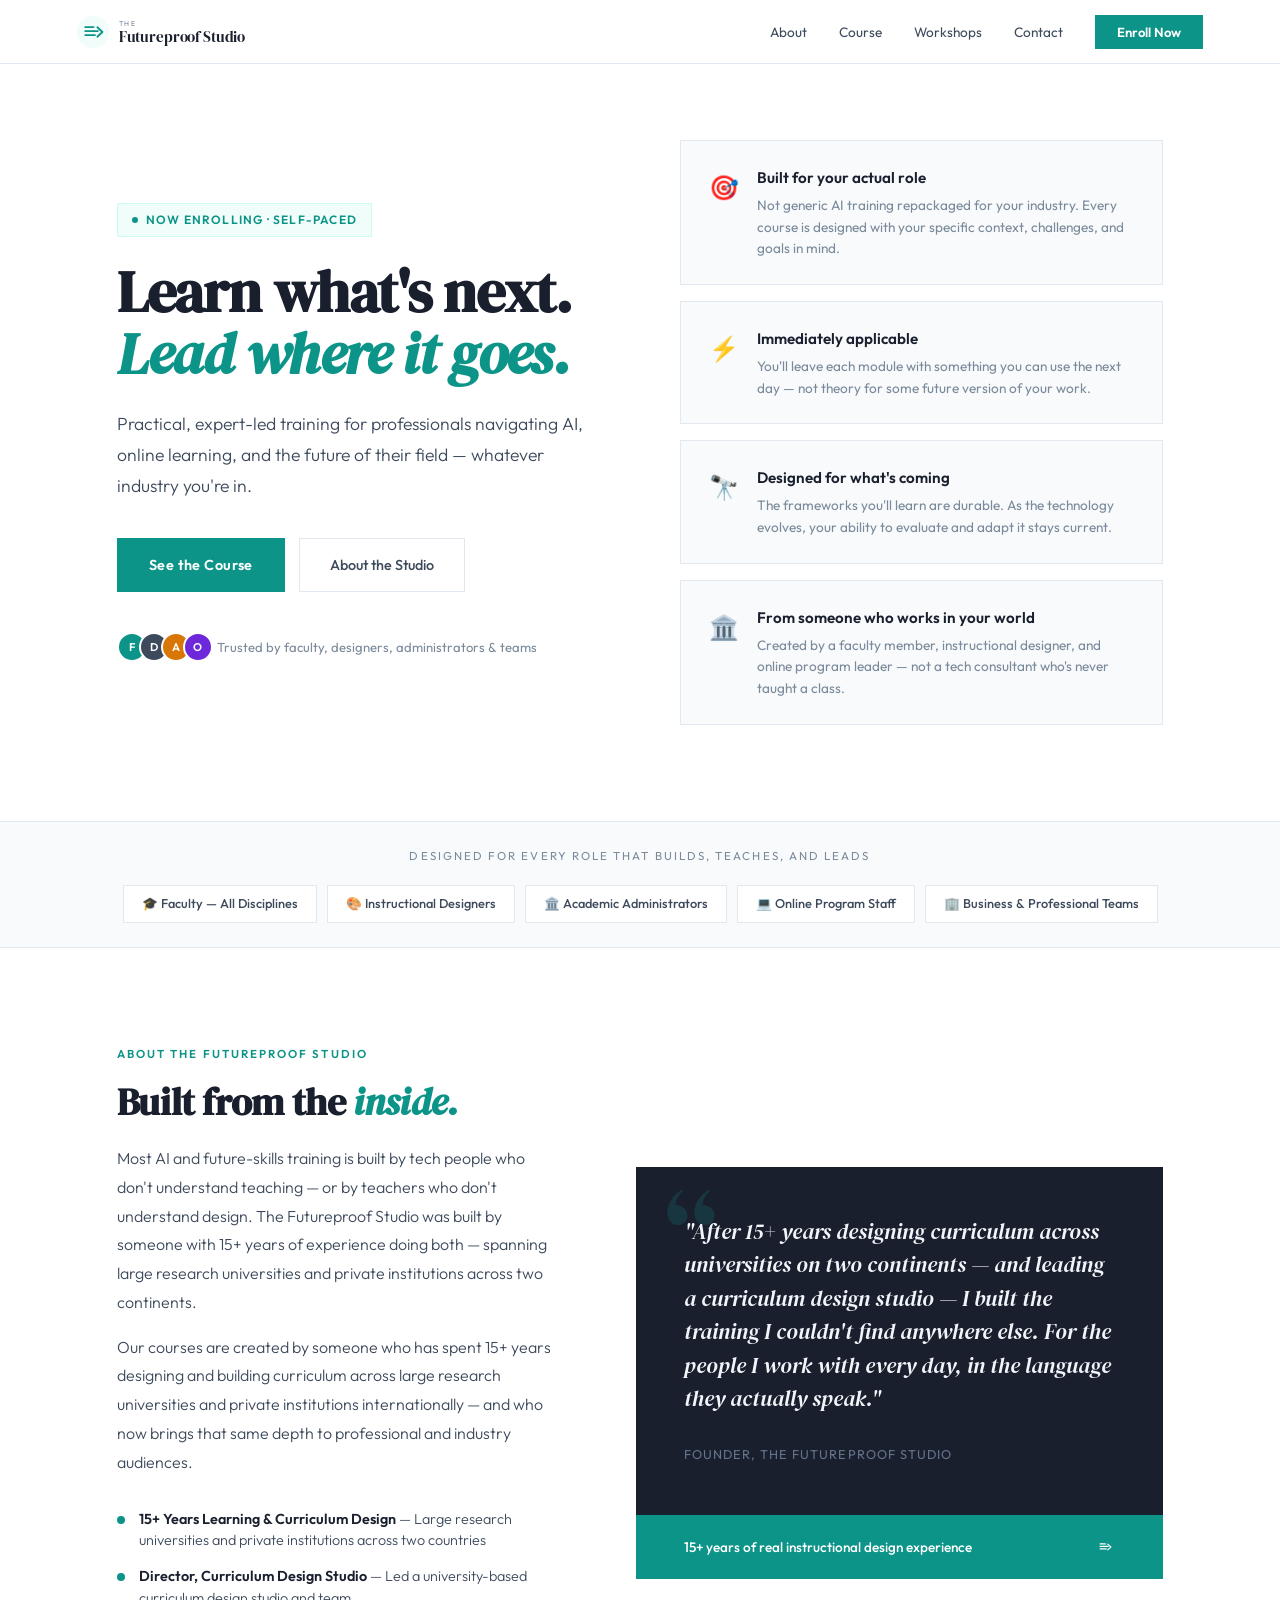
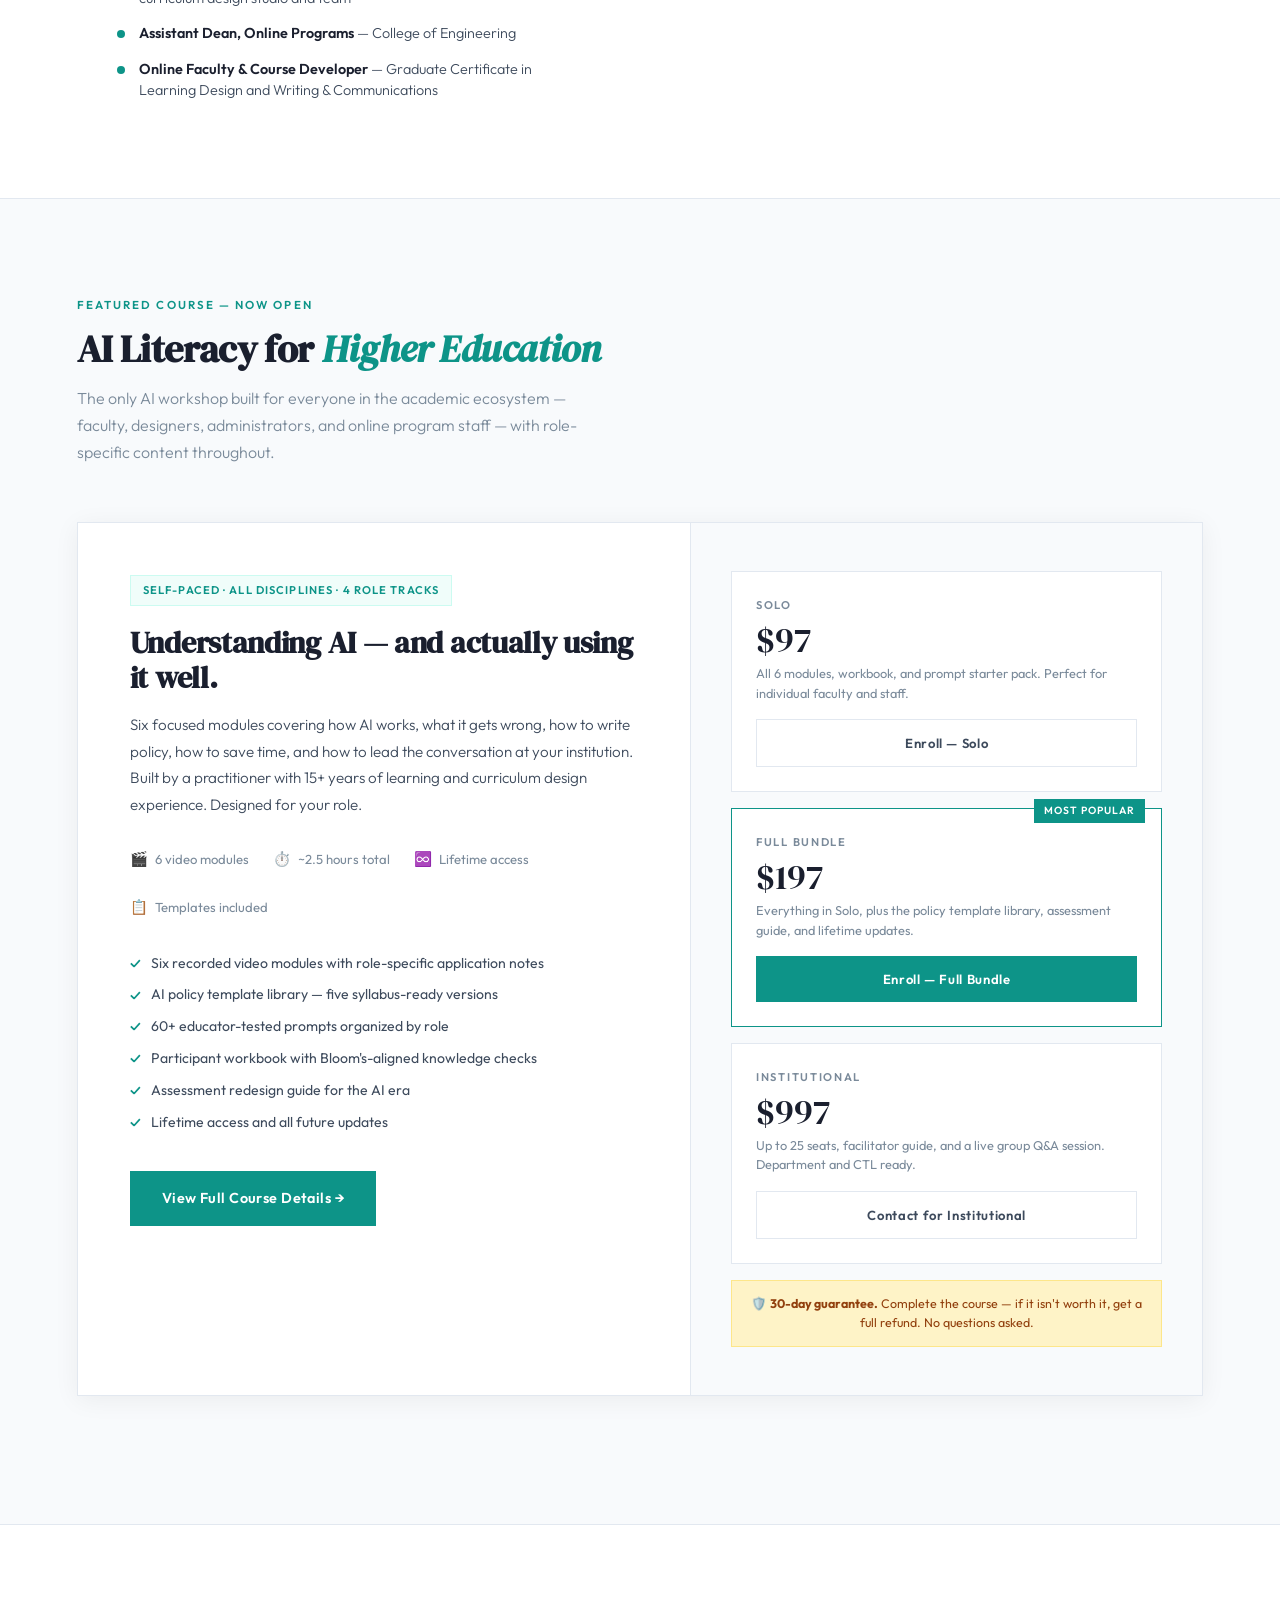
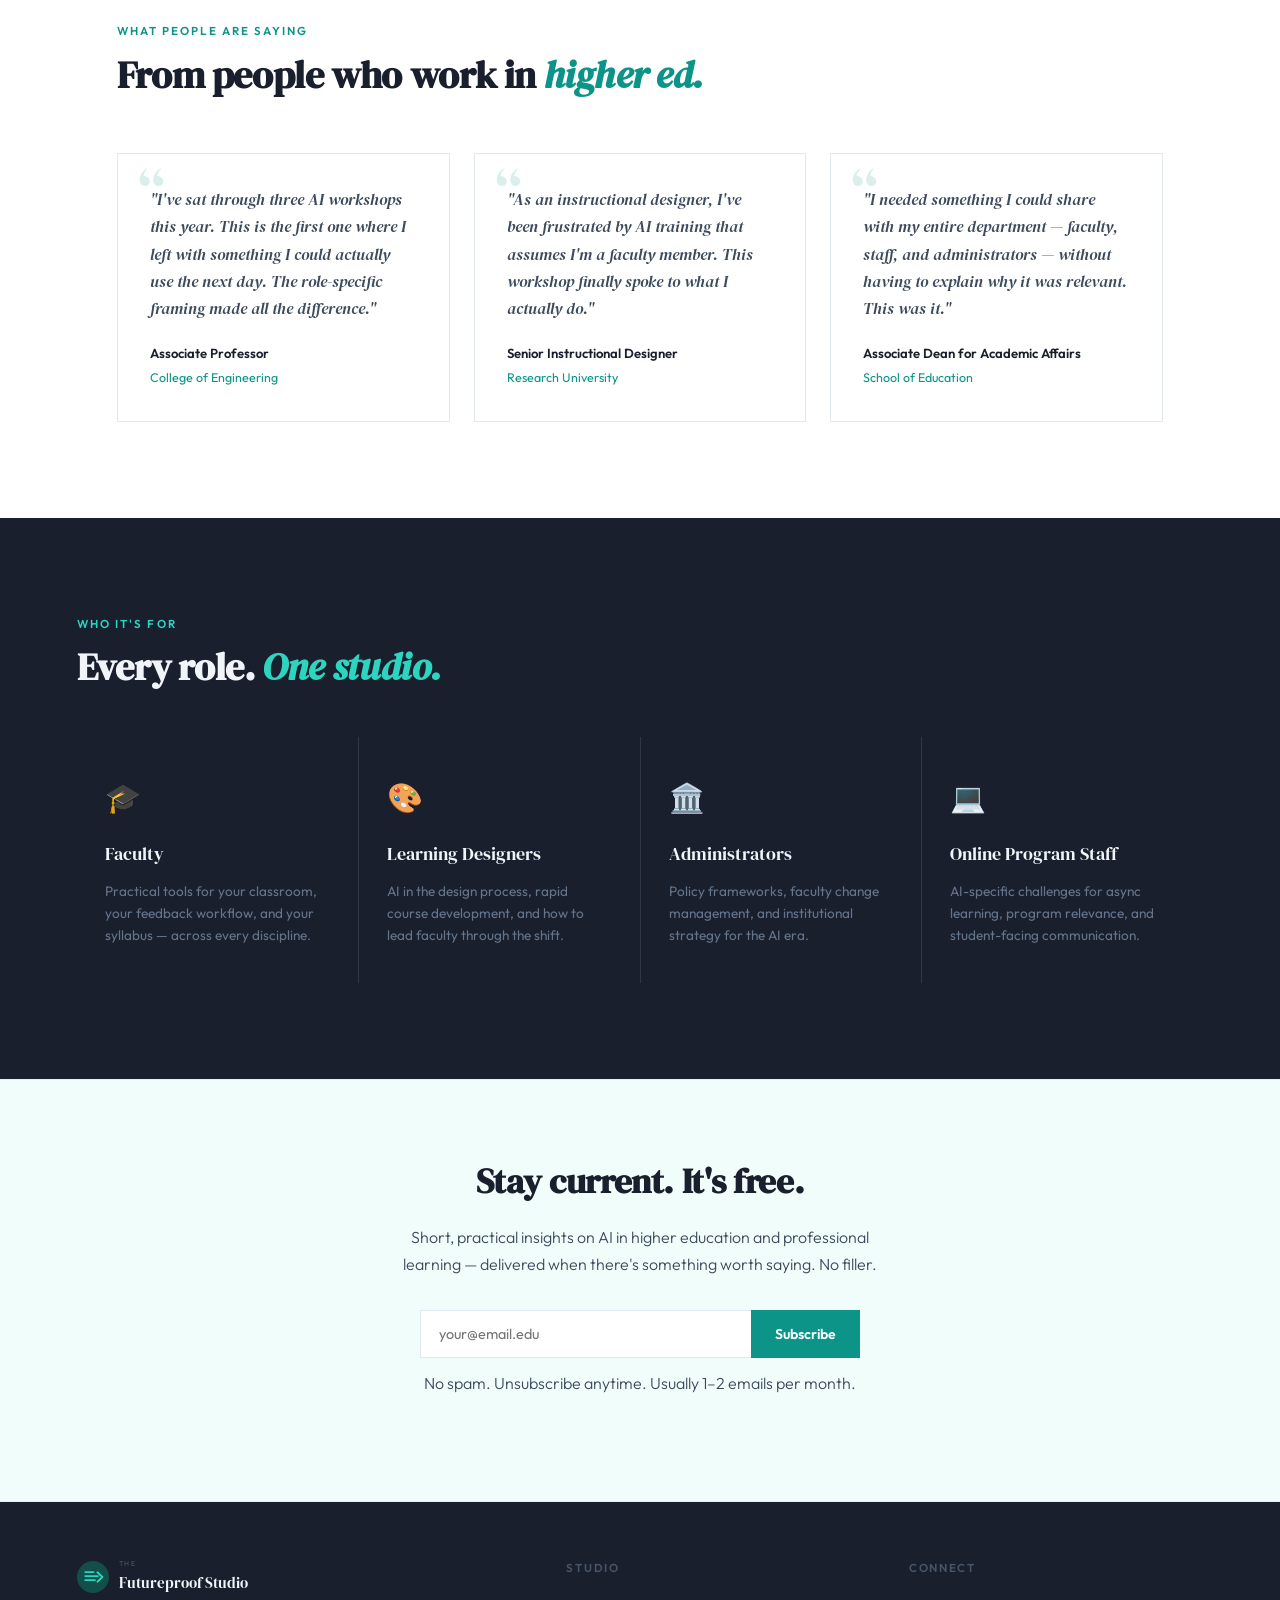
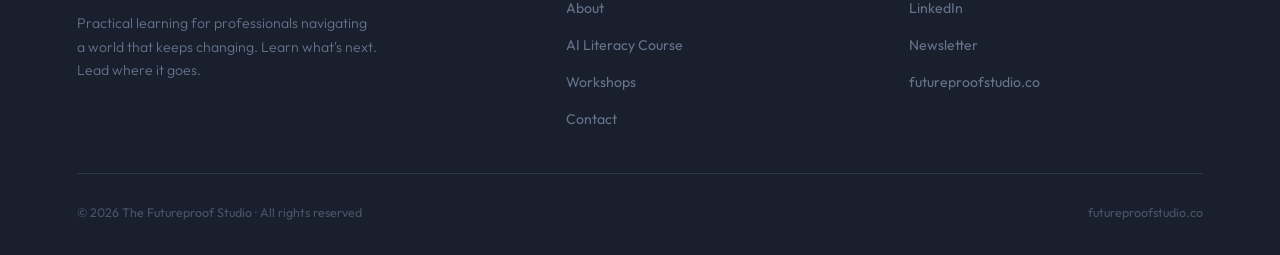
<file: index.html>
<!DOCTYPE html>
<html lang="en">
<head>
<meta charset="UTF-8">
<meta name="viewport" content="width=device-width, initial-scale=1.0">
<title>The Futureproof Studio — Learn What's Next. Lead Where It Goes.</title>
<meta name="description" content="Practical AI literacy training for faculty, instructional designers, administrators, and online program staff. Built by a practitioner with 15+ years of learning and curriculum design experience.">
<meta name="keywords" content="AI literacy, higher education, faculty development, instructional design, online learning, AI training">
<meta property="og:title" content="The Futureproof Studio — AI Literacy for Higher Education">
<meta property="og:description" content="Practical, role-specific AI training built by a higher ed insider with 15+ years of learning and curriculum design experience.">
<meta property="og:type" content="website">
<meta property="og:url" content="https://futureproofstudio.co">
<meta name="twitter:card" content="summary_large_image">
<meta name="twitter:title" content="The Futureproof Studio">
<meta name="twitter:description" content="AI literacy for everyone who builds, teaches, and leads in higher ed.">
<link rel="canonical" href="https://futureproofstudio.co">
<link rel="icon" type="image/svg+xml" href="favicon.svg">
<link href="https://fonts.googleapis.com/css2?family=DM+Serif+Display:ital@0;1&family=Outfit:wght@300;400;500;600&display=swap" rel="stylesheet">
<style>
  :root {
    --ink:      #1a1f2e;
    --slate:    #3d4a5c;
    --muted:    #7a8a9a;
    --rule:     #e2e8f0;
    --bg:       #f8fafc;
    --white:    #ffffff;
    --teal:     #0d9488;
    --teal-dim: #0a7a70;
    --teal-lt:  #ccfbf1;
    --teal-bg:  #f0fdfa;
    --amber:    #d97706;
    --amber-lt: #fef3c7;
  }

  * { margin: 0; padding: 0; box-sizing: border-box; }
  html { scroll-behavior: smooth; }

  body {
    font-family: 'Outfit', sans-serif;
    background: var(--white);
    color: var(--ink);
    line-height: 1.7;
    font-weight: 400;
  }

  /* ── NAV ── */
  nav {
    position: fixed;
    top: 0; left: 0; right: 0;
    z-index: 100;
    background: rgba(255,255,255,0.95);
    backdrop-filter: blur(10px);
    border-bottom: 1px solid var(--rule);
    padding: 0 6vw;
    height: 64px;
    display: flex;
    align-items: center;
    justify-content: space-between;
  }

  .nav-logo {
    display: flex;
    align-items: center;
    gap: 10px;
    text-decoration: none;
  }

  .nav-wordmark {
    display: flex;
    flex-direction: column;
    line-height: 1;
    gap: 2px;
  }

  .nav-the {
    font-size: 7px;
    letter-spacing: 0.22em;
    text-transform: uppercase;
    color: var(--muted);
    font-family: 'Outfit', sans-serif;
  }

  .nav-name {
    font-family: 'DM Serif Display', serif;
    font-size: 15px;
    color: var(--ink);
    letter-spacing: -0.01em;
  }

  .nav-links {
    display: flex;
    align-items: center;
    gap: 32px;
    list-style: none;
  }

  .nav-links a {
    font-size: 0.85rem;
    color: var(--slate);
    text-decoration: none;
    font-weight: 400;
    transition: color 0.2s;
  }

  .nav-links a:hover { color: var(--teal); }

  .btn-nav {
    background: var(--teal);
    color: white !important;
    padding: 9px 22px;
    font-size: 0.82rem !important;
    font-weight: 600 !important;
    transition: background 0.2s !important;
  }

  .btn-nav:hover { background: var(--teal-dim) !important; }

  /* ── BUTTONS ── */
  .btn-primary {
    display: inline-block;
    background: var(--teal);
    color: white;
    padding: 15px 32px;
    font-family: 'Outfit', sans-serif;
    font-size: 0.9rem;
    font-weight: 600;
    text-decoration: none;
    letter-spacing: 0.03em;
    transition: all 0.2s;
    border: none;
    cursor: pointer;
  }

  .btn-primary:hover {
    background: var(--teal-dim);
    transform: translateY(-1px);
  }

  .btn-outline {
    display: inline-block;
    border: 1.5px solid var(--rule);
    color: var(--slate);
    padding: 14px 30px;
    font-family: 'Outfit', sans-serif;
    font-size: 0.9rem;
    font-weight: 500;
    text-decoration: none;
    transition: all 0.2s;
    background: transparent;
    cursor: pointer;
  }

  .btn-outline:hover {
    border-color: var(--teal);
    color: var(--teal);
  }

  /* ── HERO ── */
  .hero {
    padding: 140px 6vw 96px;
    display: grid;
    grid-template-columns: 1fr 1fr;
    gap: 80px;
    align-items: center;
    max-width: 1200px;
    margin: 0 auto;
  }

  .hero-eyebrow {
    display: inline-flex;
    align-items: center;
    gap: 8px;
    background: var(--teal-bg);
    border: 1px solid var(--teal-lt);
    padding: 6px 14px;
    font-size: 0.75rem;
    font-weight: 600;
    letter-spacing: 0.1em;
    text-transform: uppercase;
    color: var(--teal);
    margin-bottom: 24px;
  }

  .eyebrow-dot {
    width: 6px; height: 6px;
    background: var(--teal);
    border-radius: 50%;
    animation: pulse 2s infinite;
  }

  @keyframes pulse {
    0%, 100% { opacity: 1; }
    50% { opacity: 0.3; }
  }

  .hero h1 {
    font-family: 'DM Serif Display', serif;
    font-size: clamp(2.4rem, 4.5vw, 3.8rem);
    line-height: 1.08;
    color: var(--ink);
    letter-spacing: -0.02em;
    margin-bottom: 24px;
  }

  .hero h1 em {
    font-style: italic;
    color: var(--teal);
  }

  .hero-sub {
    font-size: 1.1rem;
    color: var(--slate);
    line-height: 1.75;
    margin-bottom: 36px;
    font-weight: 300;
    max-width: 480px;
  }

  .hero-actions {
    display: flex;
    gap: 14px;
    flex-wrap: wrap;
    margin-bottom: 40px;
  }

  .hero-social-proof {
    display: flex;
    align-items: center;
    gap: 12px;
    font-size: 0.82rem;
    color: var(--muted);
  }

  .avatar-stack {
    display: flex;
  }

  .avatar {
    width: 30px; height: 30px;
    border-radius: 50%;
    border: 2px solid white;
    margin-right: -8px;
    font-size: 0.7rem;
    font-weight: 600;
    display: flex;
    align-items: center;
    justify-content: center;
    color: white;
  }

  /* Hero right — value props */
  .hero-right {
    display: flex;
    flex-direction: column;
    gap: 16px;
  }

  .value-card {
    background: var(--bg);
    border: 1px solid var(--rule);
    padding: 24px 28px;
    display: flex;
    gap: 18px;
    align-items: flex-start;
    transition: border-color 0.2s, transform 0.2s;
  }

  .value-card:hover {
    border-color: var(--teal);
    transform: translateX(4px);
  }

  .value-icon {
    font-size: 1.5rem;
    flex-shrink: 0;
    margin-top: 2px;
  }

  .value-card h3 {
    font-size: 0.95rem;
    font-weight: 600;
    color: var(--ink);
    margin-bottom: 4px;
  }

  .value-card p {
    font-size: 0.85rem;
    color: var(--muted);
    line-height: 1.6;
  }

  /* ── LOGO BAR ── */
  .logo-bar {
    background: var(--bg);
    border-top: 1px solid var(--rule);
    border-bottom: 1px solid var(--rule);
    padding: 24px 6vw;
    text-align: center;
  }

  .logo-bar p {
    font-size: 0.72rem;
    letter-spacing: 0.18em;
    text-transform: uppercase;
    color: var(--muted);
    margin-bottom: 20px;
  }

  .audience-pills {
    display: flex;
    gap: 10px;
    justify-content: center;
    flex-wrap: wrap;
  }

  .pill {
    border: 1px solid var(--rule);
    background: var(--white);
    padding: 7px 18px;
    font-size: 0.8rem;
    color: var(--slate);
    font-weight: 500;
  }

  /* ── ABOUT ── */
  .about {
    padding: 96px 6vw;
    max-width: 1200px;
    margin: 0 auto;
    display: grid;
    grid-template-columns: 1fr 1.2fr;
    gap: 80px;
    align-items: center;
  }

  .about-label {
    font-size: 0.72rem;
    letter-spacing: 0.18em;
    text-transform: uppercase;
    color: var(--teal);
    font-weight: 600;
    margin-bottom: 16px;
  }

  .about h2 {
    font-family: 'DM Serif Display', serif;
    font-size: clamp(1.8rem, 3vw, 2.6rem);
    line-height: 1.15;
    color: var(--ink);
    letter-spacing: -0.01em;
    margin-bottom: 20px;
  }

  .about h2 em { font-style: italic; color: var(--teal); }

  .about p {
    font-size: 1rem;
    color: var(--slate);
    line-height: 1.8;
    margin-bottom: 16px;
    font-weight: 300;
  }

  .cred-list {
    display: flex;
    flex-direction: column;
    gap: 14px;
    margin-top: 32px;
  }

  .cred-item {
    display: flex;
    gap: 14px;
    align-items: flex-start;
  }

  .cred-dot {
    width: 8px; height: 8px;
    background: var(--teal);
    border-radius: 50%;
    flex-shrink: 0;
    margin-top: 7px;
  }

  .cred-item p {
    font-size: 0.9rem;
    color: var(--slate);
    margin: 0;
    line-height: 1.5;
  }

  .cred-item strong { color: var(--ink); font-weight: 600; }

  /* About right quote */
  .about-quote-wrap {
    position: relative;
  }

  .about-quote {
    background: var(--ink);
    padding: 48px;
    position: relative;
  }

  .about-quote::before {
    content: '\201C';
    font-family: 'DM Serif Display', serif;
    font-size: 8rem;
    color: var(--teal);
    opacity: 0.2;
    position: absolute;
    top: 8px; left: 28px;
    line-height: 1;
  }

  .about-quote blockquote {
    font-family: 'DM Serif Display', serif;
    font-size: 1.35rem;
    font-style: italic;
    color: #f1f5f9;
    line-height: 1.55;
    position: relative;
    margin-bottom: 24px;
  }

  .about-quote cite {
    font-size: 0.8rem;
    color: #64748b;
    letter-spacing: 0.08em;
    text-transform: uppercase;
    font-style: normal;
  }

  .about-quote-accent {
    background: var(--teal);
    padding: 20px 48px;
    display: flex;
    justify-content: space-between;
    align-items: center;
  }

  .about-quote-accent p {
    font-size: 0.85rem;
    color: white;
    font-weight: 500;
    margin: 0;
  }

  /* ── COURSE SECTION ── */
  .course-section {
    background: var(--bg);
    border-top: 1px solid var(--rule);
    padding: 96px 6vw;
  }

  .course-inner {
    max-width: 1200px;
    margin: 0 auto;
  }

  .section-header {
    margin-bottom: 56px;
  }

  .section-header .label {
    font-size: 0.72rem;
    letter-spacing: 0.18em;
    text-transform: uppercase;
    color: var(--teal);
    font-weight: 600;
    margin-bottom: 12px;
  }

  .section-header h2 {
    font-family: 'DM Serif Display', serif;
    font-size: clamp(1.8rem, 3vw, 2.6rem);
    color: var(--ink);
    letter-spacing: -0.01em;
    line-height: 1.15;
    margin-bottom: 14px;
  }

  .section-header h2 em { font-style: italic; color: var(--teal); }

  .section-header p {
    font-size: 1rem;
    color: var(--muted);
    max-width: 540px;
    line-height: 1.7;
    font-weight: 300;
  }

  /* Featured course card */
  .course-card-featured {
    background: var(--white);
    border: 1px solid var(--rule);
    display: grid;
    grid-template-columns: 1.2fr 1fr;
    overflow: hidden;
    margin-bottom: 32px;
    box-shadow: 0 4px 24px rgba(0,0,0,0.06);
  }

  .course-card-left {
    padding: 52px 52px 52px 52px;
    border-right: 1px solid var(--rule);
  }

  .course-badge {
    display: inline-block;
    background: var(--teal-bg);
    border: 1px solid var(--teal-lt);
    color: var(--teal);
    font-size: 0.7rem;
    font-weight: 600;
    letter-spacing: 0.1em;
    text-transform: uppercase;
    padding: 5px 12px;
    margin-bottom: 20px;
  }

  .course-card-left h3 {
    font-family: 'DM Serif Display', serif;
    font-size: 1.9rem;
    color: var(--ink);
    line-height: 1.15;
    letter-spacing: -0.01em;
    margin-bottom: 16px;
  }

  .course-card-left p {
    font-size: 0.95rem;
    color: var(--slate);
    line-height: 1.75;
    font-weight: 300;
    margin-bottom: 28px;
  }

  .course-meta {
    display: flex;
    gap: 24px;
    flex-wrap: wrap;
    margin-bottom: 32px;
  }

  .meta-item {
    display: flex;
    align-items: center;
    gap: 7px;
    font-size: 0.82rem;
    color: var(--muted);
  }

  .meta-icon { font-size: 0.9rem; }

  .course-includes {
    display: flex;
    flex-direction: column;
    gap: 8px;
    margin-bottom: 36px;
  }

  .include-item {
    display: flex;
    gap: 10px;
    align-items: center;
    font-size: 0.88rem;
    color: var(--slate);
  }

  .include-item::before {
    content: '✓';
    color: var(--teal);
    font-weight: 700;
    font-size: 0.8rem;
    flex-shrink: 0;
  }

  /* Course right - pricing */
  .course-card-right {
    padding: 48px 40px;
    display: flex;
    flex-direction: column;
    justify-content: center;
    background: var(--bg);
  }

  .pricing-stack {
    display: flex;
    flex-direction: column;
    gap: 16px;
  }

  .price-option {
    background: var(--white);
    border: 1px solid var(--rule);
    padding: 24px;
    transition: border-color 0.2s;
    cursor: pointer;
    position: relative;
  }

  .price-option:hover { border-color: var(--teal); }

  .price-option.recommended {
    border-color: var(--teal);
  }

  .recommended-tag {
    position: absolute;
    top: -10px; right: 16px;
    background: var(--teal);
    color: white;
    font-size: 0.65rem;
    font-weight: 600;
    letter-spacing: 0.1em;
    text-transform: uppercase;
    padding: 3px 10px;
  }

  .price-tier {
    font-size: 0.7rem;
    letter-spacing: 0.15em;
    text-transform: uppercase;
    color: var(--muted);
    margin-bottom: 8px;
    font-weight: 600;
  }

  .price-amount {
    font-family: 'DM Serif Display', serif;
    font-size: 2.2rem;
    color: var(--ink);
    line-height: 1;
    margin-bottom: 6px;
  }

  .price-desc {
    font-size: 0.8rem;
    color: var(--muted);
    margin-bottom: 16px;
    line-height: 1.5;
  }

  .price-cta {
    display: block;
    width: 100%;
    padding: 12px;
    text-align: center;
    font-family: 'Outfit', sans-serif;
    font-size: 0.82rem;
    font-weight: 600;
    letter-spacing: 0.05em;
    text-decoration: none;
    cursor: pointer;
    border: none;
    transition: all 0.2s;
  }

  .price-cta-fill { background: var(--teal); color: white; }
  .price-cta-fill:hover { background: var(--teal-dim); }
  .price-cta-outline { background: transparent; border: 1.5px solid var(--rule); color: var(--slate); }
  .price-cta-outline:hover { border-color: var(--teal); color: var(--teal); }

  .guarantee {
    margin-top: 16px;
    padding: 14px;
    background: var(--amber-lt);
    border: 1px solid #fde68a;
    font-size: 0.78rem;
    color: #92400e;
    text-align: center;
    line-height: 1.5;
  }

  /* ── TESTIMONIALS ── */
  .testimonials {
    padding: 96px 6vw;
    max-width: 1200px;
    margin: 0 auto;
  }

  .testi-grid {
    display: grid;
    grid-template-columns: repeat(3, 1fr);
    gap: 24px;
    margin-top: 48px;
  }

  .testi-card {
    background: var(--white);
    border: 1px solid var(--rule);
    padding: 32px;
    position: relative;
  }

  .testi-card::before {
    content: '\201C';
    font-family: 'DM Serif Display', serif;
    font-size: 4rem;
    color: var(--teal);
    opacity: 0.15;
    position: absolute;
    top: 8px; left: 20px;
    line-height: 1;
  }

  .testi-text {
    font-family: 'DM Serif Display', serif;
    font-style: italic;
    font-size: 1rem;
    color: var(--slate);
    line-height: 1.7;
    margin-bottom: 20px;
    position: relative;
  }

  .testi-author {
    font-size: 0.82rem;
    font-weight: 600;
    color: var(--ink);
  }

  .testi-role {
    font-size: 0.78rem;
    color: var(--teal);
    margin-top: 3px;
  }

  /* ── FOR WHO SECTION ── */
  .for-who {
    background: var(--ink);
    padding: 96px 6vw;
  }

  .for-who-inner {
    max-width: 1200px;
    margin: 0 auto;
  }

  .for-who .label { color: #2dd4bf; }
  .for-who h2 { color: #f1f5f9; }

  .who-grid {
    display: grid;
    grid-template-columns: repeat(4, 1fr);
    gap: 1px;
    background: #2d3748;
    margin-top: 48px;
  }

  .who-card {
    background: var(--ink);
    padding: 36px 28px;
    transition: background 0.2s;
  }

  .who-card:hover { background: #232b3a; }

  .who-emoji { font-size: 1.8rem; margin-bottom: 16px; }

  .who-title {
    font-family: 'DM Serif Display', serif;
    font-size: 1.15rem;
    color: #f1f5f9;
    margin-bottom: 10px;
  }

  .who-desc {
    font-size: 0.85rem;
    color: #64748b;
    line-height: 1.65;
  }

  /* ── NEWSLETTER ── */
  .newsletter {
    background: var(--teal-bg);
    border-top: 1px solid var(--teal-lt);
    border-bottom: 1px solid var(--teal-lt);
    padding: 72px 6vw;
    text-align: center;
  }

  .newsletter h2 {
    font-family: 'DM Serif Display', serif;
    font-size: clamp(1.6rem, 3vw, 2.2rem);
    color: var(--ink);
    margin-bottom: 12px;
    letter-spacing: -0.01em;
  }

  .newsletter p {
    font-size: 1rem;
    color: var(--slate);
    margin-bottom: 32px;
    font-weight: 300;
    max-width: 480px;
    margin-left: auto;
    margin-right: auto;
    line-height: 1.7;
  }

  .email-form {
    display: flex;
    gap: 0;
    max-width: 440px;
    margin: 0 auto;
  }

  .email-input {
    flex: 1;
    padding: 14px 18px;
    font-family: 'Outfit', sans-serif;
    font-size: 0.9rem;
    border: 1.5px solid var(--rule);
    border-right: none;
    background: var(--white);
    color: var(--ink);
    outline: none;
  }

  .email-input:focus { border-color: var(--teal); }

  .email-btn {
    background: var(--teal);
    color: white;
    padding: 14px 24px;
    font-family: 'Outfit', sans-serif;
    font-size: 0.88rem;
    font-weight: 600;
    border: none;
    cursor: pointer;
    transition: background 0.2s;
    white-space: nowrap;
  }

  .email-btn:hover { background: var(--teal-dim); }

  .newsletter-note {
    font-size: 0.75rem;
    color: var(--muted);
    margin-top: 12px;
  }

  /* ── FOOTER ── */
  footer {
    background: var(--ink);
    padding: 56px 6vw 32px;
  }

  .footer-inner {
    max-width: 1200px;
    margin: 0 auto;
  }

  .footer-top {
    display: grid;
    grid-template-columns: 1.5fr 1fr 1fr;
    gap: 48px;
    padding-bottom: 40px;
    border-bottom: 1px solid #2d3748;
    margin-bottom: 28px;
  }

  .footer-brand p {
    font-size: 0.88rem;
    color: #64748b;
    line-height: 1.7;
    margin-top: 16px;
    max-width: 300px;
    font-weight: 300;
  }

  .footer-col h4 {
    font-size: 0.72rem;
    letter-spacing: 0.15em;
    text-transform: uppercase;
    color: #475569;
    font-weight: 600;
    margin-bottom: 16px;
  }

  .footer-col ul {
    list-style: none;
    display: flex;
    flex-direction: column;
    gap: 10px;
  }

  .footer-col ul a {
    font-size: 0.88rem;
    color: #64748b;
    text-decoration: none;
    transition: color 0.2s;
  }

  .footer-col ul a:hover { color: #2dd4bf; }

  .footer-bottom {
    display: flex;
    justify-content: space-between;
    align-items: center;
    font-size: 0.78rem;
    color: #475569;
  }

  /* ── RESPONSIVE ── */
  @media (max-width: 900px) {
    .hero { grid-template-columns: 1fr; gap: 48px; }
    .about { grid-template-columns: 1fr; }
    .course-card-featured { grid-template-columns: 1fr; }
    .course-card-left { border-right: none; border-bottom: 1px solid var(--rule); }
    .testi-grid { grid-template-columns: 1fr; }
    .who-grid { grid-template-columns: 1fr 1fr; }
    .footer-top { grid-template-columns: 1fr; gap: 32px; }
    .email-form { flex-direction: column; }
    .email-input { border-right: 1.5px solid var(--rule); border-bottom: none; }
  }
</style>
</head>
<body>

<!-- NAV -->
<nav>
  <a href="index.html" class="nav-logo">
    <svg width="32" height="32" viewBox="0 0 44 44" fill="none">
      <circle cx="22" cy="22" r="22" fill="#f0fdfa"/>
      <rect x="10" y="14" width="14" height="2.5" rx="1.25" fill="#0d9488"/>
      <rect x="10" y="19.5" width="20" height="2.5" rx="1.25" fill="#0d9488"/>
      <rect x="10" y="25" width="16" height="2.5" rx="1.25" fill="#0d9488"/>
      <path d="M28 15.5 L35 22 L28 28.5" stroke="#0d9488" stroke-width="2.5" stroke-linecap="round" stroke-linejoin="round" fill="none"/>
    </svg>
    <div class="nav-wordmark">
      <span class="nav-the">The</span>
      <span class="nav-name">Futureproof Studio</span>
    </div>
  </a>
  <ul class="nav-links">
    <li><a href="#about" class="active">About</a></li>
    <li><a href="course.html">Course</a></li>
    <li><a href="workshops.html">Workshops</a></li>
    <li><a href="contact.html">Contact</a></li>
    <li><a href="https://YOUR-TEACHABLE-URL.teachable.com" target="_blank" class="btn-nav">Enroll Now</a></li>
  </ul>
</nav>

<!-- HERO -->
<section style="background: var(--white);">
  <div class="hero">
    <div class="hero-left">
      <div class="hero-eyebrow">
        <div class="eyebrow-dot"></div>
        Now Enrolling · Self-Paced
      </div>
      <h1>Learn what's next.<br><em>Lead where it goes.</em></h1>
      <p class="hero-sub">Practical, expert-led training for professionals navigating AI, online learning, and the future of their field — whatever industry you're in.</p>
      <div class="hero-actions">
        <a href="course.html" class="btn-primary">See the Course</a>
        <a href="#about" class="btn-outline">About the Studio</a>
      </div>
      <div class="hero-social-proof">
        <div class="avatar-stack">
          <div class="avatar" style="background:#0d9488;">F</div>
          <div class="avatar" style="background:#3d4a5c;">D</div>
          <div class="avatar" style="background:#d97706;">A</div>
          <div class="avatar" style="background:#6d28d9;">O</div>
        </div>
        <span>Trusted by faculty, designers, administrators & teams</span>
      </div>
    </div>
    <div class="hero-right">
      <div class="value-card">
        <div class="value-icon">🎯</div>
        <div>
          <h3>Built for your actual role</h3>
          <p>Not generic AI training repackaged for your industry. Every course is designed with your specific context, challenges, and goals in mind.</p>
        </div>
      </div>
      <div class="value-card">
        <div class="value-icon">⚡</div>
        <div>
          <h3>Immediately applicable</h3>
          <p>You'll leave each module with something you can use the next day — not theory for some future version of your work.</p>
        </div>
      </div>
      <div class="value-card">
        <div class="value-icon">🔭</div>
        <div>
          <h3>Designed for what's coming</h3>
          <p>The frameworks you'll learn are durable. As the technology evolves, your ability to evaluate and adapt it stays current.</p>
        </div>
      </div>
      <div class="value-card">
        <div class="value-icon">🏛️</div>
        <div>
          <h3>From someone who works in your world</h3>
          <p>Created by a faculty member, instructional designer, and online program leader — not a tech consultant who's never taught a class.</p>
        </div>
      </div>
    </div>
  </div>
</section>

<!-- AUDIENCE PILLS -->
<div class="logo-bar">
  <p>Designed for every role that builds, teaches, and leads</p>
  <div class="audience-pills">
    <div class="pill">🎓 Faculty — All Disciplines</div>
    <div class="pill">🎨 Instructional Designers</div>
    <div class="pill">🏛️ Academic Administrators</div>
    <div class="pill">💻 Online Program Staff</div>
    <div class="pill">🏢 Business & Professional Teams</div>
  </div>
</div>

<!-- ABOUT -->
<section id="about" style="background: var(--white);">
  <div class="about">
    <div>
      <div class="about-label">About The Futureproof Studio</div>
      <h2>Built from the <em>inside.</em></h2>
      <p>Most AI and future-skills training is built by tech people who don't understand teaching — or by teachers who don't understand design. The Futureproof Studio was built by someone with 15+ years of experience doing both — spanning large research universities and private institutions across two continents.</p>
      <p>Our courses are created by someone who has spent 15+ years designing and building curriculum across large research universities and private institutions internationally — and who now brings that same depth to professional and industry audiences.</p>
      <div class="cred-list">
        <div class="cred-item">
          <div class="cred-dot"></div>
          <p><strong>15+ Years Learning & Curriculum Design</strong> — Large research universities and private institutions across two countries</p>
        </div>
        <div class="cred-item">
          <div class="cred-dot"></div>
          <p><strong>Director, Curriculum Design Studio</strong> — Led a university-based curriculum design studio and team</p>
        </div>
        <div class="cred-item">
          <div class="cred-dot"></div>
          <p><strong>Assistant Dean, Online Programs</strong> — College of Engineering</p>
        </div>
        <div class="cred-item">
          <div class="cred-dot"></div>
          <p><strong>Online Faculty & Course Developer</strong> — Graduate Certificate in Learning Design and Writing & Communications</p>
        </div>
      </div>
    </div>
    <div class="about-quote-wrap">
      <div class="about-quote">
        <blockquote>"After 15+ years designing curriculum across universities on two continents — and leading a curriculum design studio — I built the training I couldn't find anywhere else. For the people I work with every day, in the language they actually speak."</blockquote>
        <cite>Founder, The Futureproof Studio</cite>
      </div>
      <div class="about-quote-accent">
        <p>15+ years of real instructional design experience</p>
        <svg width="20" height="20" viewBox="0 0 44 44" fill="none">
          <rect x="10" y="14" width="14" height="2.5" rx="1.25" fill="white"/>
          <rect x="10" y="19.5" width="20" height="2.5" rx="1.25" fill="white"/>
          <rect x="10" y="25" width="16" height="2.5" rx="1.25" fill="white"/>
          <path d="M28 15.5 L35 22 L28 28.5" stroke="white" stroke-width="2.5" stroke-linecap="round" stroke-linejoin="round" fill="none"/>
        </svg>
      </div>
    </div>
  </div>
</section>

<!-- COURSE SECTION -->
<section id="course" class="course-section">
  <div class="course-inner">
    <div class="section-header">
      <div class="label">Featured Course — Now Open</div>
      <h2>AI Literacy for <em>Higher Education</em></h2>
      <p>The only AI workshop built for everyone in the academic ecosystem — faculty, designers, administrators, and online program staff — with role-specific content throughout.</p>
    </div>

    <div class="course-card-featured">
      <div class="course-card-left">
        <div class="course-badge">Self-Paced · All Disciplines · 4 Role Tracks</div>
        <h3>Understanding AI — and actually using it well.</h3>
        <p>Six focused modules covering how AI works, what it gets wrong, how to write policy, how to save time, and how to lead the conversation at your institution. Built by a practitioner with 15+ years of learning and curriculum design experience. Designed for your role.</p>
        <div class="course-meta">
          <div class="meta-item"><span class="meta-icon">🎬</span> 6 video modules</div>
          <div class="meta-item"><span class="meta-icon">⏱️</span> ~2.5 hours total</div>
          <div class="meta-item"><span class="meta-icon">♾️</span> Lifetime access</div>
          <div class="meta-item"><span class="meta-icon">📋</span> Templates included</div>
        </div>
        <div class="course-includes">
          <div class="include-item">Six recorded video modules with role-specific application notes</div>
          <div class="include-item">AI policy template library — five syllabus-ready versions</div>
          <div class="include-item">60+ educator-tested prompts organized by role</div>
          <div class="include-item">Participant workbook with Bloom's-aligned knowledge checks</div>
          <div class="include-item">Assessment redesign guide for the AI era</div>
          <div class="include-item">Lifetime access and all future updates</div>
        </div>
        <a href="#" class="btn-primary">View Full Course Details →</a>
      </div>
      <div class="course-card-right">
        <div class="pricing-stack">
          <div class="price-option">
            <div class="price-tier">Solo</div>
            <div class="price-amount">$97</div>
            <div class="price-desc">All 6 modules, workbook, and prompt starter pack. Perfect for individual faculty and staff.</div>
            <a href="#" class="price-cta price-cta-outline">Enroll — Solo</a>
          </div>
          <div class="price-option recommended">
            <div class="recommended-tag">Most Popular</div>
            <div class="price-tier">Full Bundle</div>
            <div class="price-amount">$197</div>
            <div class="price-desc">Everything in Solo, plus the policy template library, assessment guide, and lifetime updates.</div>
            <a href="#" class="price-cta price-cta-fill">Enroll — Full Bundle</a>
          </div>
          <div class="price-option">
            <div class="price-tier">Institutional</div>
            <div class="price-amount">$997</div>
            <div class="price-desc">Up to 25 seats, facilitator guide, and a live group Q&A session. Department and CTL ready.</div>
            <a href="#" class="price-cta price-cta-outline">Contact for Institutional</a>
          </div>
        </div>
        <div class="guarantee">
          🛡️ <strong>30-day guarantee.</strong> Complete the course — if it isn't worth it, get a full refund. No questions asked.
        </div>
      </div>
    </div>
  </div>
</section>

<!-- TESTIMONIALS -->
<section style="background: var(--white); border-top: 1px solid var(--rule);">
  <div class="testimonials">
    <div class="section-header">
      <div class="label">What People Are Saying</div>
      <h2>From people who work in <em>higher ed.</em></h2>
    </div>
    <div class="testi-grid">
      <div class="testi-card">
        <div class="testi-text">"I've sat through three AI workshops this year. This is the first one where I left with something I could actually use the next day. The role-specific framing made all the difference."</div>
        <div class="testi-author">Associate Professor</div>
        <div class="testi-role">College of Engineering</div>
      </div>
      <div class="testi-card">
        <div class="testi-text">"As an instructional designer, I've been frustrated by AI training that assumes I'm a faculty member. This workshop finally spoke to what I actually do."</div>
        <div class="testi-author">Senior Instructional Designer</div>
        <div class="testi-role">Research University</div>
      </div>
      <div class="testi-card">
        <div class="testi-text">"I needed something I could share with my entire department — faculty, staff, and administrators — without having to explain why it was relevant. This was it."</div>
        <div class="testi-author">Associate Dean for Academic Affairs</div>
        <div class="testi-role">School of Education</div>
      </div>
    </div>
  </div>
</section>

<!-- WHO IT'S FOR -->
<section id="who" class="for-who">
  <div class="for-who-inner">
    <div class="section-header" style="margin-bottom: 0;">
      <div class="label" style="color: #2dd4bf;">Who It's For</div>
      <h2 style="color: #f1f5f9;">Every role. <em style="color: #2dd4bf;">One studio.</em></h2>
    </div>
    <div class="who-grid">
      <div class="who-card">
        <div class="who-emoji">🎓</div>
        <div class="who-title">Faculty</div>
        <div class="who-desc">Practical tools for your classroom, your feedback workflow, and your syllabus — across every discipline.</div>
      </div>
      <div class="who-card">
        <div class="who-emoji">🎨</div>
        <div class="who-title">Learning Designers</div>
        <div class="who-desc">AI in the design process, rapid course development, and how to lead faculty through the shift.</div>
      </div>
      <div class="who-card">
        <div class="who-emoji">🏛️</div>
        <div class="who-title">Administrators</div>
        <div class="who-desc">Policy frameworks, faculty change management, and institutional strategy for the AI era.</div>
      </div>
      <div class="who-card">
        <div class="who-emoji">💻</div>
        <div class="who-title">Online Program Staff</div>
        <div class="who-desc">AI-specific challenges for async learning, program relevance, and student-facing communication.</div>
      </div>
    </div>
  </div>
</section>

<!-- NEWSLETTER -->
<section class="newsletter">
  <h2>Stay current. It's free.</h2>
  <p>Short, practical insights on AI in higher education and professional learning — delivered when there's something worth saying. No filler.</p>
  <div class="email-form">
    <input type="email" class="email-input" placeholder="your@email.edu">
    <button class="email-btn">Subscribe</button>
  </div>
  <p class="newsletter-note">No spam. Unsubscribe anytime. Usually 1–2 emails per month.</p>
</section>

<!-- FOOTER -->
<footer>
  <div class="footer-inner">
    <div class="footer-top">
      <div class="footer-brand">
        <div style="display:flex; align-items:center; gap:10px;">
          <svg width="32" height="32" viewBox="0 0 44 44" fill="none">
            <circle cx="22" cy="22" r="22" fill="#134e4a"/>
            <rect x="10" y="14" width="14" height="2.5" rx="1.25" fill="#2dd4bf"/>
            <rect x="10" y="19.5" width="20" height="2.5" rx="1.25" fill="#2dd4bf"/>
            <rect x="10" y="25" width="16" height="2.5" rx="1.25" fill="#2dd4bf"/>
            <path d="M28 15.5 L35 22 L28 28.5" stroke="#2dd4bf" stroke-width="2.5" stroke-linecap="round" stroke-linejoin="round" fill="none"/>
          </svg>
          <div>
            <div style="font-size:7px; letter-spacing:0.2em; text-transform:uppercase; color:#475569; font-family:'Outfit',sans-serif;">The</div>
            <div style="font-family:'DM Serif Display',serif; font-size:15px; color:#f1f5f9;">Futureproof Studio</div>
          </div>
        </div>
        <p>Practical learning for professionals navigating a world that keeps changing. Learn what's next. Lead where it goes.</p>
      </div>
      <div class="footer-col">
        <h4>Studio</h4>
        <ul>
          <li><a href="#about">About</a></li>
          <li><a href="course.html">AI Literacy Course</a></li>
          <li><a href="workshops.html">Workshops</a></li>
          <li><a href="contact.html">Contact</a></li>
        </ul>
      </div>
      <div class="footer-col">
        <h4>Connect</h4>
        <ul>
          <li><a href="https://linkedin.com/company/thefutureproofstudio" target="_blank">LinkedIn</a></li>
          <li><a href="contact.html#newsletter">Newsletter</a></li>
          <li><a href="https://futureproofstudio.co">futureproofstudio.co</a></li>
        </ul>
      </div>
    </div>
    <div class="footer-bottom">
      <span>© 2026 The Futureproof Studio · All rights reserved</span>
      <span>futureproofstudio.co</span>
    </div>
  </div>
</footer>

</body>
</html>
</file>
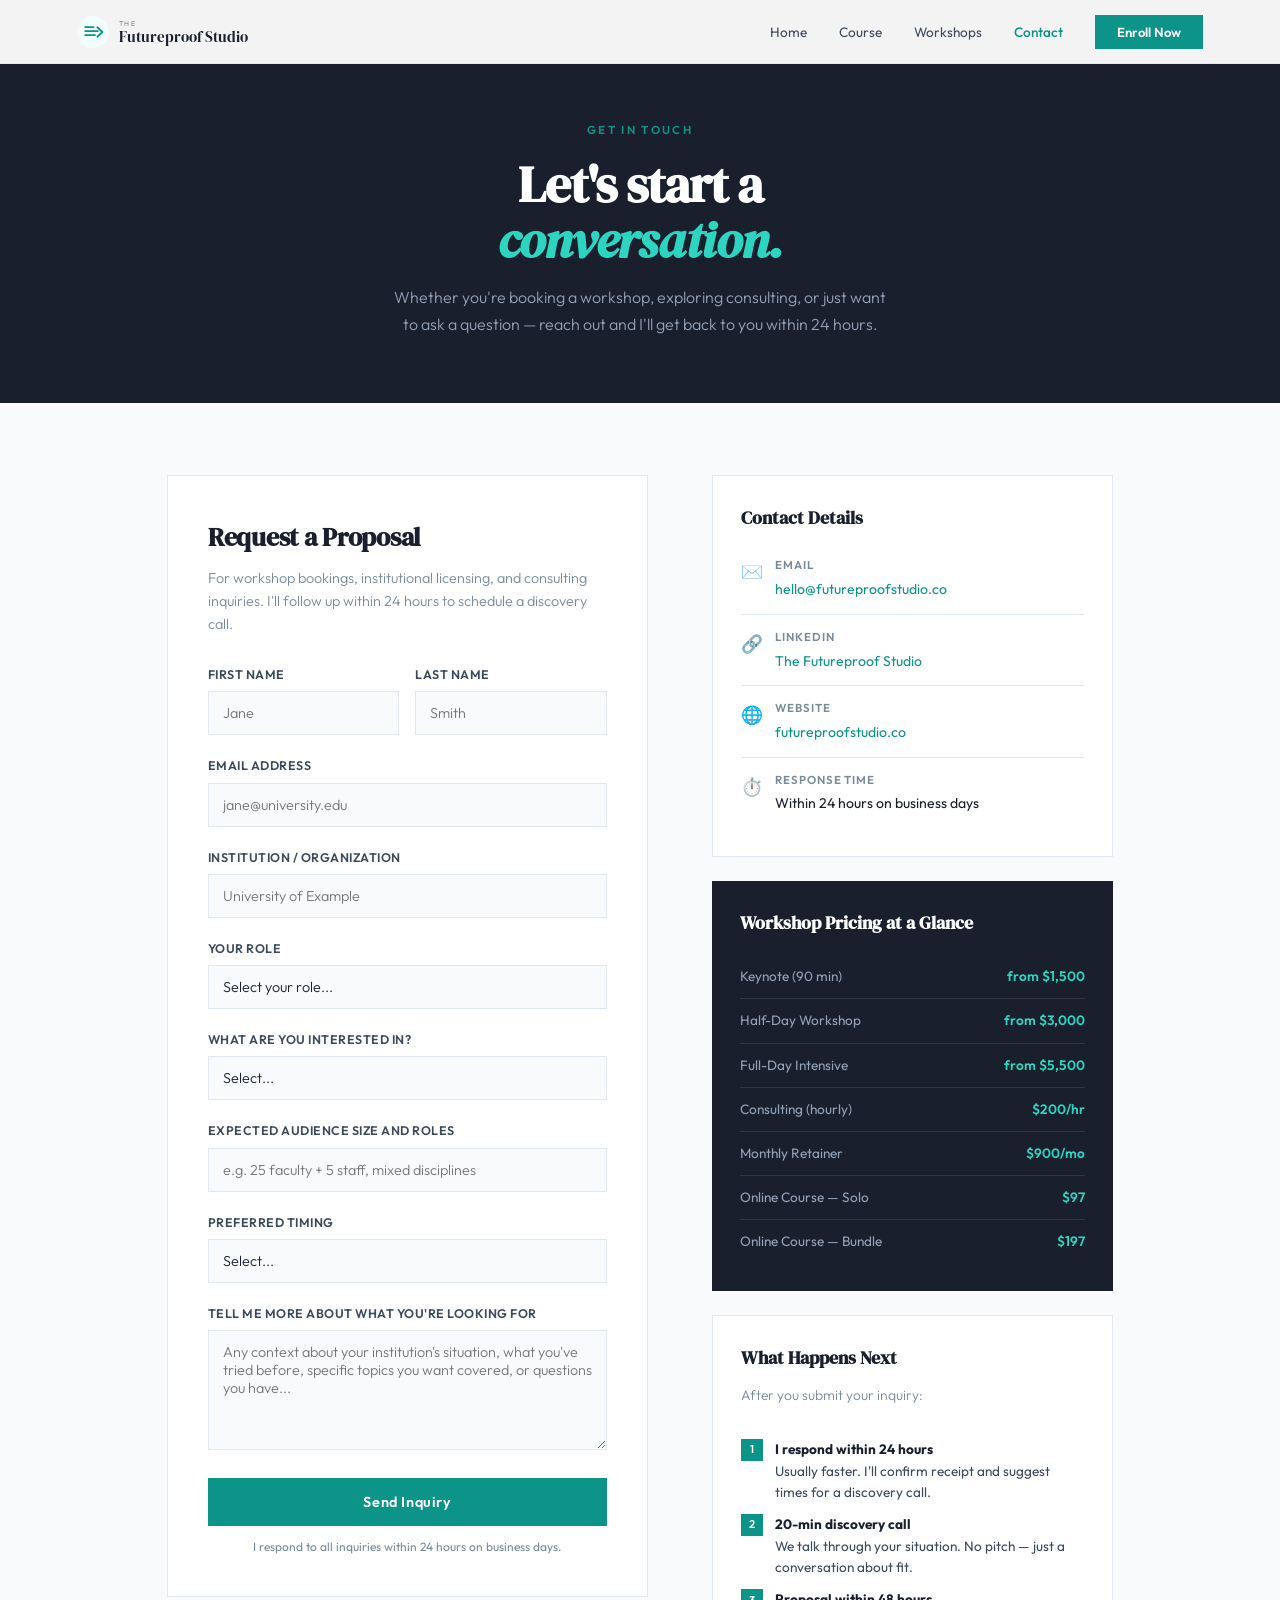
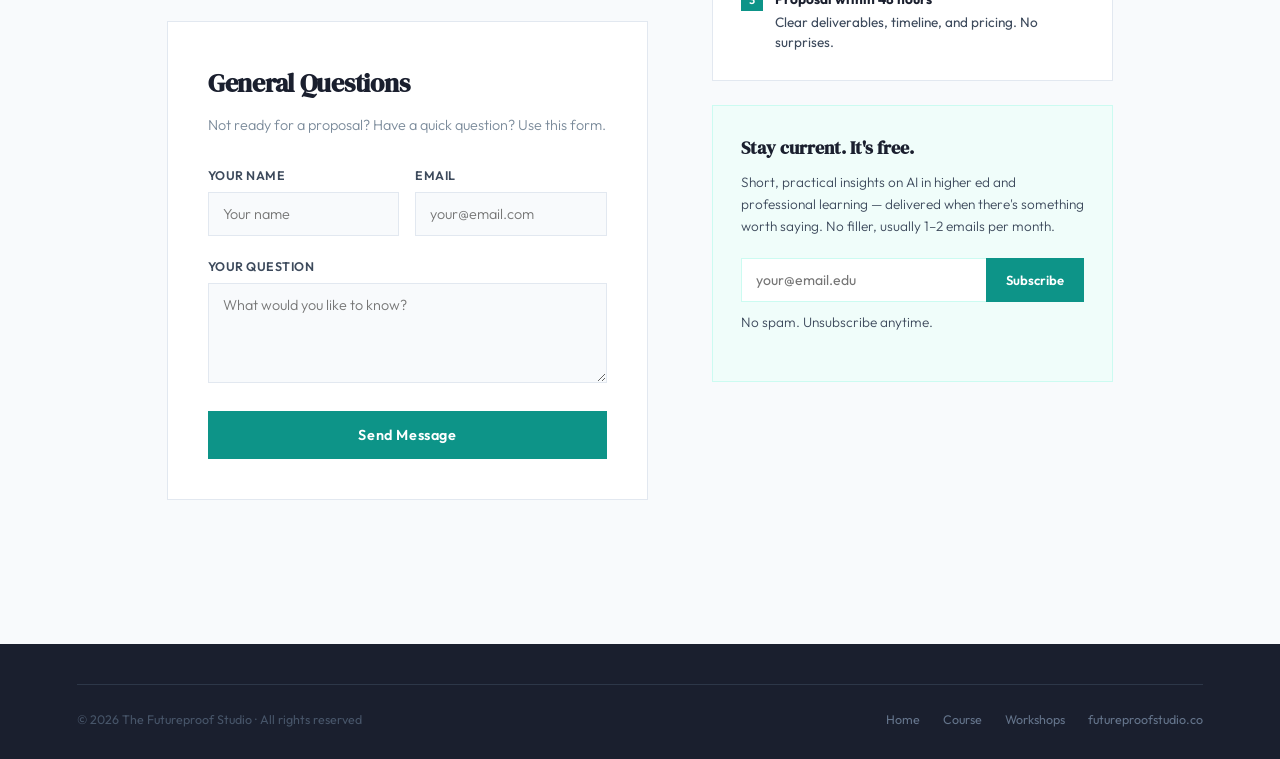
<file: contact.html>
<!DOCTYPE html>
<html lang="en">
<head>
<meta charset="UTF-8">
<meta name="viewport" content="width=device-width, initial-scale=1.0">
<title>Contact & Book — The Futureproof Studio</title>
<meta name="description" content="Get in touch with The Futureproof Studio. Request a workshop proposal, ask about consulting, or subscribe to the newsletter.">
<meta property="og:title" content="Contact — The Futureproof Studio">
<meta property="og:url" content="https://futureproofstudio.co/contact.html">
<link rel="canonical" href="https://futureproofstudio.co/contact.html">
<link rel="icon" type="image/svg+xml" href="favicon.svg">
<link href="https://fonts.googleapis.com/css2?family=DM+Serif+Display:ital@0;1&family=Outfit:wght@300;400;500;600&display=swap" rel="stylesheet">
<style>
  :root {
    --ink: #1a1f2e; --slate: #3d4a5c; --muted: #7a8a9a;
    --rule: #e2e8f0; --bg: #f8fafc; --white: #ffffff;
    --teal: #0d9488; --teal-dim: #0a7a70; --teal-lt: #ccfbf1; --teal-bg: #f0fdfa;
  }
  * { margin:0; padding:0; box-sizing:border-box; }
  html { scroll-behavior:smooth; }
  body { font-family:'Outfit',sans-serif; background:var(--bg); color:var(--ink); line-height:1.7; font-weight:400; }

  /* NAV */
  nav { position:fixed; top:0; left:0; right:0; z-index:100; background:rgba(255,255,255,0.95); backdrop-filter:blur(10px); border-bottom:1px solid var(--rule); padding:0 6vw; height:64px; display:flex; align-items:center; justify-content:space-between; }
  .nav-logo { display:flex; align-items:center; gap:10px; text-decoration:none; }
  .nav-wordmark { display:flex; flex-direction:column; line-height:1; gap:2px; }
  .nav-the { font-size:7px; letter-spacing:0.22em; text-transform:uppercase; color:var(--muted); }
  .nav-name { font-family:'DM Serif Display',serif; font-size:15px; color:var(--ink); }
  .nav-links { display:flex; align-items:center; gap:32px; list-style:none; }
  .nav-links a { font-size:0.85rem; color:var(--slate); text-decoration:none; transition:color 0.2s; }
  .nav-links a:hover { color:var(--teal); }
  .nav-links a.active { color:var(--teal); font-weight:500; }
  .btn-nav { background:var(--teal) !important; color:white !important; padding:9px 22px; font-size:0.82rem !important; font-weight:600 !important; }

  /* PAGE */
  .page-hero {
    background: var(--ink);
    padding: 120px 6vw 64px;
    text-align: center;
  }
  .page-hero .eyebrow {
    font-size:0.72rem; letter-spacing:0.2em; text-transform:uppercase;
    color:var(--teal); font-weight:600; margin-bottom:16px; display:block;
  }
  .page-hero h1 {
    font-family:'DM Serif Display',serif; font-size:clamp(2rem,4vw,3.2rem);
    color:white; letter-spacing:-0.02em; line-height:1.1; margin-bottom:16px;
  }
  .page-hero h1 em { font-style:italic; color:#2dd4bf; }
  .page-hero p { font-size:1rem; color:#94a3b8; max-width:500px; margin:0 auto; font-weight:300; line-height:1.7; }

  /* CONTENT */
  .page-content { max-width:1100px; margin:0 auto; padding:72px 6vw; display:grid; grid-template-columns:1.2fr 1fr; gap:64px; align-items:start; }

  /* FORMS */
  .form-section { background:white; border:1px solid var(--rule); padding:40px; }
  .form-section h2 { font-family:'DM Serif Display',serif; font-size:1.6rem; color:var(--ink); margin-bottom:8px; letter-spacing:-0.01em; }
  .form-section .form-sub { font-size:0.9rem; color:var(--muted); margin-bottom:28px; line-height:1.6; font-weight:300; }

  .form-group { margin-bottom:20px; }
  .form-group label { display:block; font-size:0.78rem; font-weight:600; color:var(--slate); margin-bottom:6px; letter-spacing:0.04em; text-transform:uppercase; }
  .form-group input,
  .form-group select,
  .form-group textarea {
    width:100%; padding:12px 14px;
    font-family:'Outfit',sans-serif; font-size:0.9rem; font-weight:300;
    border:1.5px solid var(--rule); background:var(--bg); color:var(--ink);
    outline:none; transition:border-color 0.2s;
    appearance: none;
  }
  .form-group input:focus,
  .form-group select:focus,
  .form-group textarea:focus { border-color:var(--teal); background:white; }
  .form-group textarea { resize:vertical; min-height:120px; }
  .form-group select { cursor:pointer; }

  .form-row { display:grid; grid-template-columns:1fr 1fr; gap:16px; }

  .btn-submit {
    width:100%; padding:15px;
    background:var(--teal); color:white;
    font-family:'Outfit',sans-serif; font-size:0.9rem; font-weight:600;
    border:none; cursor:pointer; transition:background 0.2s;
    letter-spacing:0.04em;
  }
  .btn-submit:hover { background:var(--teal-dim); }

  .form-note { font-size:0.75rem; color:var(--muted); margin-top:12px; text-align:center; line-height:1.5; }

  .success-msg {
    display:none; background:var(--teal-bg); border:1px solid var(--teal-lt);
    border-left:3px solid var(--teal); padding:16px; margin-top:16px;
    font-size:0.88rem; color:var(--slate); line-height:1.6;
  }

  /* RIGHT COLUMN */
  .right-col { display:flex; flex-direction:column; gap:24px; }

  .info-card { background:white; border:1px solid var(--rule); padding:28px; }
  .info-card h3 { font-family:'DM Serif Display',serif; font-size:1.1rem; color:var(--ink); margin-bottom:10px; }
  .info-card p { font-size:0.87rem; color:var(--muted); line-height:1.7; margin-bottom:0; font-weight:300; }

  .contact-method { display:flex; gap:12px; align-items:flex-start; padding:12px 0; border-bottom:1px solid var(--rule); }
  .contact-method:last-child { border-bottom:none; }
  .contact-icon { font-size:1.1rem; flex-shrink:0; margin-top:2px; }
  .contact-label { font-size:0.72rem; font-weight:600; color:var(--muted); text-transform:uppercase; letter-spacing:0.08em; display:block; margin-bottom:3px; }
  .contact-value { font-size:0.88rem; color:var(--ink); }
  .contact-value a { color:var(--teal); text-decoration:none; }
  .contact-value a:hover { text-decoration:underline; }

  /* NEWSLETTER */
  .newsletter-section { background:var(--teal-bg); border:1px solid var(--teal-lt); padding:28px; }
  .newsletter-section h3 { font-family:'DM Serif Display',serif; font-size:1.1rem; color:var(--ink); margin-bottom:8px; }
  .newsletter-section p { font-size:0.85rem; color:var(--slate); margin-bottom:20px; line-height:1.6; font-weight:300; }
  .newsletter-form { display:flex; gap:0; }
  .newsletter-input { flex:1; padding:12px 14px; font-family:'Outfit',sans-serif; font-size:0.88rem; border:1.5px solid var(--teal-lt); border-right:none; background:white; color:var(--ink); outline:none; }
  .newsletter-input:focus { border-color:var(--teal); }
  .newsletter-btn { background:var(--teal); color:white; padding:12px 20px; font-family:'Outfit',sans-serif; font-size:0.82rem; font-weight:600; border:none; cursor:pointer; white-space:nowrap; transition:background 0.2s; }
  .newsletter-btn:hover { background:var(--teal-dim); }
  .newsletter-note { font-size:0.72rem; color:var(--muted); margin-top:10px; }

  /* PRICING QUICK REF */
  .price-ref { background:var(--ink); padding:28px; }
  .price-ref h3 { font-family:'DM Serif Display',serif; font-size:1.1rem; color:white; margin-bottom:16px; }
  .price-row { display:flex; justify-content:space-between; align-items:center; padding:10px 0; border-bottom:1px solid #2d3748; font-size:0.85rem; }
  .price-row:last-child { border-bottom:none; }
  .price-row span { color:#94a3b8; }
  .price-row strong { color:#2dd4bf; font-weight:600; }

  /* FOOTER */
  .site-footer { background:var(--ink); padding:40px 6vw 28px; margin-top:72px; }
  .footer-inner { max-width:1200px; margin:0 auto; }
  .footer-bottom { display:flex; justify-content:space-between; align-items:center; font-size:0.78rem; color:#475569; border-top:1px solid #2d3748; padding-top:24px; }
  .footer-bottom a { color:#64748b; text-decoration:none; margin-left:20px; }
  .footer-bottom a:hover { color:#2dd4bf; }

  @media (max-width:900px) {
    .page-content { grid-template-columns:1fr; }
    .form-row { grid-template-columns:1fr; }
    .nav-links { display:none; }
    .newsletter-form { flex-direction:column; }
    .newsletter-input { border-right:1.5px solid var(--teal-lt); border-bottom:none; }
  }
</style>
</head>
<body>

<!-- NAV -->
<nav>
  <a href="index.html" class="nav-logo">
    <svg width="32" height="32" viewBox="0 0 44 44" fill="none">
      <circle cx="22" cy="22" r="22" fill="#f0fdfa"/>
      <rect x="10" y="14" width="14" height="2.5" rx="1.25" fill="#0d9488"/>
      <rect x="10" y="19.5" width="20" height="2.5" rx="1.25" fill="#0d9488"/>
      <rect x="10" y="25" width="16" height="2.5" rx="1.25" fill="#0d9488"/>
      <path d="M28 15.5 L35 22 L28 28.5" stroke="#0d9488" stroke-width="2.5" stroke-linecap="round" stroke-linejoin="round" fill="none"/>
    </svg>
    <div class="nav-wordmark">
      <span class="nav-the">The</span>
      <span class="nav-name">Futureproof Studio</span>
    </div>
  </a>
  <ul class="nav-links">
    <li><a href="index.html">Home</a></li>
    <li><a href="course.html">Course</a></li>
    <li><a href="workshops.html">Workshops</a></li>
    <li><a href="contact.html" class="active">Contact</a></li>
    <li><a href="https://YOUR-TEACHABLE-URL.teachable.com" target="_blank" class="btn-nav">Enroll Now</a></li>
  </ul>
</nav>

<!-- HERO -->
<div class="page-hero">
  <span class="eyebrow">Get in Touch</span>
  <h1>Let's start a<br><em>conversation.</em></h1>
  <p>Whether you're booking a workshop, exploring consulting, or just want to ask a question — reach out and I'll get back to you within 24 hours.</p>
</div>

<!-- CONTENT -->
<div class="page-content">

  <!-- LEFT: MAIN FORM -->
  <div>

    <!-- WORKSHOP / CONSULTING INQUIRY FORM -->
    <div class="form-section" id="book">
      <h2>Request a Proposal</h2>
      <p class="form-sub">For workshop bookings, institutional licensing, and consulting inquiries. I'll follow up within 24 hours to schedule a discovery call.</p>

      <!--
        FORMSPREE SETUP:
        1. Go to formspree.io and create a free account
        2. Create a new form — you'll get a form ID like "xyzabcde"
        3. Replace YOUR_FORMSPREE_ID below with your actual form ID
        4. Formspree will email you every submission
      -->
      <form id="proposal-form" action="https://formspree.io/f/xeenozkk" method="POST">

        <div class="form-row">
          <div class="form-group">
            <label for="first-name">First Name</label>
            <input type="text" id="first-name" name="first_name" required placeholder="Jane">
          </div>
          <div class="form-group">
            <label for="last-name">Last Name</label>
            <input type="text" id="last-name" name="last_name" required placeholder="Smith">
          </div>
        </div>

        <div class="form-group">
          <label for="email">Email Address</label>
          <input type="email" id="email" name="email" required placeholder="jane@university.edu">
        </div>

        <div class="form-group">
          <label for="institution">Institution / Organization</label>
          <input type="text" id="institution" name="institution" placeholder="University of Example">
        </div>

        <div class="form-group">
          <label for="role">Your Role</label>
          <select id="role" name="role">
            <option value="">Select your role...</option>
            <option value="ctl-director">CTL / Faculty Development Director</option>
            <option value="dean">Dean / Associate Dean</option>
            <option value="department-chair">Department Chair</option>
            <option value="online-director">Online Programs Director</option>
            <option value="instructional-designer">Instructional Designer</option>
            <option value="faculty">Faculty Member</option>
            <option value="other-higher-ed">Other Higher Ed Role</option>
            <option value="corporate">Corporate / Industry</option>
            <option value="other">Other</option>
          </select>
        </div>

        <div class="form-group">
          <label for="inquiry-type">What are you interested in?</label>
          <select id="inquiry-type" name="inquiry_type">
            <option value="">Select...</option>
            <option value="keynote">Keynote Session (90 min) — from $1,500</option>
            <option value="half-day">Half-Day Workshop (3.5 hrs) — from $3,000</option>
            <option value="full-day">Full-Day Intensive — from $5,500</option>
            <option value="series">Multi-Session Series — custom pricing</option>
            <option value="consulting">Consulting / Advisory Services</option>
            <option value="institutional-course">Institutional Course License</option>
            <option value="not-sure">Not sure yet — want to discuss</option>
          </select>
        </div>

        <div class="form-group">
          <label for="audience">Expected audience size and roles</label>
          <input type="text" id="audience" name="audience" placeholder="e.g. 25 faculty + 5 staff, mixed disciplines">
        </div>

        <div class="form-group">
          <label for="timing">Preferred timing</label>
          <select id="timing" name="timing">
            <option value="">Select...</option>
            <option value="asap">As soon as possible</option>
            <option value="this-semester">This semester</option>
            <option value="next-semester">Next semester</option>
            <option value="next-year">Next academic year</option>
            <option value="exploring">Just exploring for now</option>
          </select>
        </div>

        <div class="form-group">
          <label for="message">Tell me more about what you're looking for</label>
          <textarea id="message" name="message" placeholder="Any context about your institution's situation, what you've tried before, specific topics you want covered, or questions you have..."></textarea>
        </div>

        <!-- Honeypot spam protection -->
        <input type="text" name="_gotcha" style="display:none">
        <input type="hidden" name="_subject" value="New Workshop/Consulting Inquiry — The Futureproof Studio">

        <button type="submit" class="btn-submit">Send Inquiry</button>
        <p class="form-note">I respond to all inquiries within 24 hours on business days.</p>
      </form>

      <div class="success-msg" id="success-msg">
        ✓ Thank you — your inquiry has been received. I'll be in touch within 24 hours to schedule a discovery call.
      </div>
    </div>

    <!-- GENERAL CONTACT FORM -->
    <div class="form-section" style="margin-top:24px;" id="general">
      <h2>General Questions</h2>
      <p class="form-sub">Not ready for a proposal? Have a quick question? Use this form.</p>

      <form id="contact-form" action="https://formspree.io/f/xkoygzgp" method="POST">
        <div class="form-row">
          <div class="form-group">
            <label for="contact-name">Your Name</label>
            <input type="text" id="contact-name" name="name" required placeholder="Your name">
          </div>
          <div class="form-group">
            <label for="contact-email">Email</label>
            <input type="email" id="contact-email" name="email" required placeholder="your@email.com">
          </div>
        </div>
        <div class="form-group">
          <label for="contact-message">Your Question</label>
          <textarea id="contact-message" name="message" required placeholder="What would you like to know?" style="min-height:100px;"></textarea>
        </div>
        <input type="text" name="_gotcha" style="display:none">
        <input type="hidden" name="_subject" value="General Inquiry — The Futureproof Studio">
        <button type="submit" class="btn-submit">Send Message</button>
      </form>

      <div class="success-msg" id="success-msg-2">
        ✓ Message received — I'll get back to you within 24 hours.
      </div>
    </div>

  </div>

  <!-- RIGHT COLUMN -->
  <div class="right-col">

    <!-- CONTACT INFO -->
    <div class="info-card">
      <h3>Contact Details</h3>
      <div class="contact-method">
        <div class="contact-icon">✉️</div>
        <div>
          <span class="contact-label">Email</span>
          <div class="contact-value"><a href="mailto:hello@futureproofstudio.co">hello@futureproofstudio.co</a></div>
        </div>
      </div>
      <div class="contact-method">
        <div class="contact-icon">🔗</div>
        <div>
          <span class="contact-label">LinkedIn</span>
          <div class="contact-value"><a href="https://linkedin.com/company/thefutureproofstudio" target="_blank">The Futureproof Studio</a></div>
        </div>
      </div>
      <div class="contact-method">
        <div class="contact-icon">🌐</div>
        <div>
          <span class="contact-label">Website</span>
          <div class="contact-value"><a href="https://futureproofstudio.co">futureproofstudio.co</a></div>
        </div>
      </div>
      <div class="contact-method">
        <div class="contact-icon">⏱️</div>
        <div>
          <span class="contact-label">Response Time</span>
          <div class="contact-value">Within 24 hours on business days</div>
        </div>
      </div>
    </div>

    <!-- QUICK PRICING -->
    <div class="price-ref">
      <h3>Workshop Pricing at a Glance</h3>
      <div class="price-row">
        <span>Keynote (90 min)</span>
        <strong>from $1,500</strong>
      </div>
      <div class="price-row">
        <span>Half-Day Workshop</span>
        <strong>from $3,000</strong>
      </div>
      <div class="price-row">
        <span>Full-Day Intensive</span>
        <strong>from $5,500</strong>
      </div>
      <div class="price-row">
        <span>Consulting (hourly)</span>
        <strong>$200/hr</strong>
      </div>
      <div class="price-row">
        <span>Monthly Retainer</span>
        <strong>$900/mo</strong>
      </div>
      <div class="price-row">
        <span>Online Course — Solo</span>
        <strong>$97</strong>
      </div>
      <div class="price-row">
        <span>Online Course — Bundle</span>
        <strong>$197</strong>
      </div>
    </div>

    <!-- WHAT TO EXPECT -->
    <div class="info-card">
      <h3>What Happens Next</h3>
      <p>After you submit your inquiry:</p>
      <br>
      <div style="display:flex; flex-direction:column; gap:12px; margin-top:4px;">
        <div style="display:flex; gap:12px; align-items:flex-start;">
          <div style="width:22px; height:22px; background:var(--teal); color:white; font-size:0.7rem; font-weight:600; display:flex; align-items:center; justify-content:center; flex-shrink:0;">1</div>
          <div style="font-size:0.85rem; color:var(--slate); line-height:1.5;"><strong style="color:var(--ink); display:block; margin-bottom:2px;">I respond within 24 hours</strong>Usually faster. I'll confirm receipt and suggest times for a discovery call.</div>
        </div>
        <div style="display:flex; gap:12px; align-items:flex-start;">
          <div style="width:22px; height:22px; background:var(--teal); color:white; font-size:0.7rem; font-weight:600; display:flex; align-items:center; justify-content:center; flex-shrink:0;">2</div>
          <div style="font-size:0.85rem; color:var(--slate); line-height:1.5;"><strong style="color:var(--ink); display:block; margin-bottom:2px;">20-min discovery call</strong>We talk through your situation. No pitch — just a conversation about fit.</div>
        </div>
        <div style="display:flex; gap:12px; align-items:flex-start;">
          <div style="width:22px; height:22px; background:var(--teal); color:white; font-size:0.7rem; font-weight:600; display:flex; align-items:center; justify-content:center; flex-shrink:0;">3</div>
          <div style="font-size:0.85rem; color:var(--slate); line-height:1.5;"><strong style="color:var(--ink); display:block; margin-bottom:2px;">Proposal within 48 hours</strong>Clear deliverables, timeline, and pricing. No surprises.</div>
        </div>
      </div>
    </div>

    <!-- NEWSLETTER -->
    <div class="newsletter-section" id="newsletter">
      <h3>Stay current. It's free.</h3>
      <p>Short, practical insights on AI in higher ed and professional learning — delivered when there's something worth saying. No filler, usually 1–2 emails per month.</p>
      <!--
        NEWSLETTER SETUP OPTIONS:
        Option A — Formspree: Use a second Formspree form ID below
        Option B — Mailchimp: Replace the form action with your Mailchimp embed URL
        Option C — Kit (ConvertKit): Replace with your Kit form embed
      -->
      <form action="https://formspree.io/f/xgodvzyl" method="POST" class="newsletter-form">
        <input type="email" name="email" class="newsletter-input" placeholder="your@email.edu" required>
        <input type="hidden" name="_subject" value="Newsletter Signup — The Futureproof Studio">
        <button type="submit" class="newsletter-btn">Subscribe</button>
      </form>
      <p class="newsletter-note">No spam. Unsubscribe anytime.</p>
    </div>

  </div>
</div>

<!-- FOOTER -->
<footer class="site-footer">
  <div class="footer-inner">
    <div class="footer-bottom">
      <span>© 2026 The Futureproof Studio · All rights reserved</span>
      <div>
        <a href="index.html">Home</a>
        <a href="course.html">Course</a>
        <a href="workshops.html">Workshops</a>
        <a href="https://futureproofstudio.co">futureproofstudio.co</a>
      </div>
    </div>
  </div>
</footer>

<script>
  // Handle form submissions with success messages
  function setupForm(formId, successId) {
    const form = document.getElementById(formId);
    const success = document.getElementById(successId);
    if (!form) return;
    form.addEventListener('submit', async function(e) {
      e.preventDefault();
      const data = new FormData(form);
      try {
        const response = await fetch(form.action, {
          method: 'POST',
          body: data,
          headers: { 'Accept': 'application/json' }
        });
        if (response.ok) {
          form.style.display = 'none';
          success.style.display = 'block';
        } else {
          alert('Something went wrong. Please email hello@futureproofstudio.co directly.');
        }
      } catch(err) {
        alert('Something went wrong. Please email hello@futureproofstudio.co directly.');
      }
    });
  }
  setupForm('proposal-form', 'success-msg');
  setupForm('contact-form', 'success-msg-2');
</script>

</body>
</html>
</file>
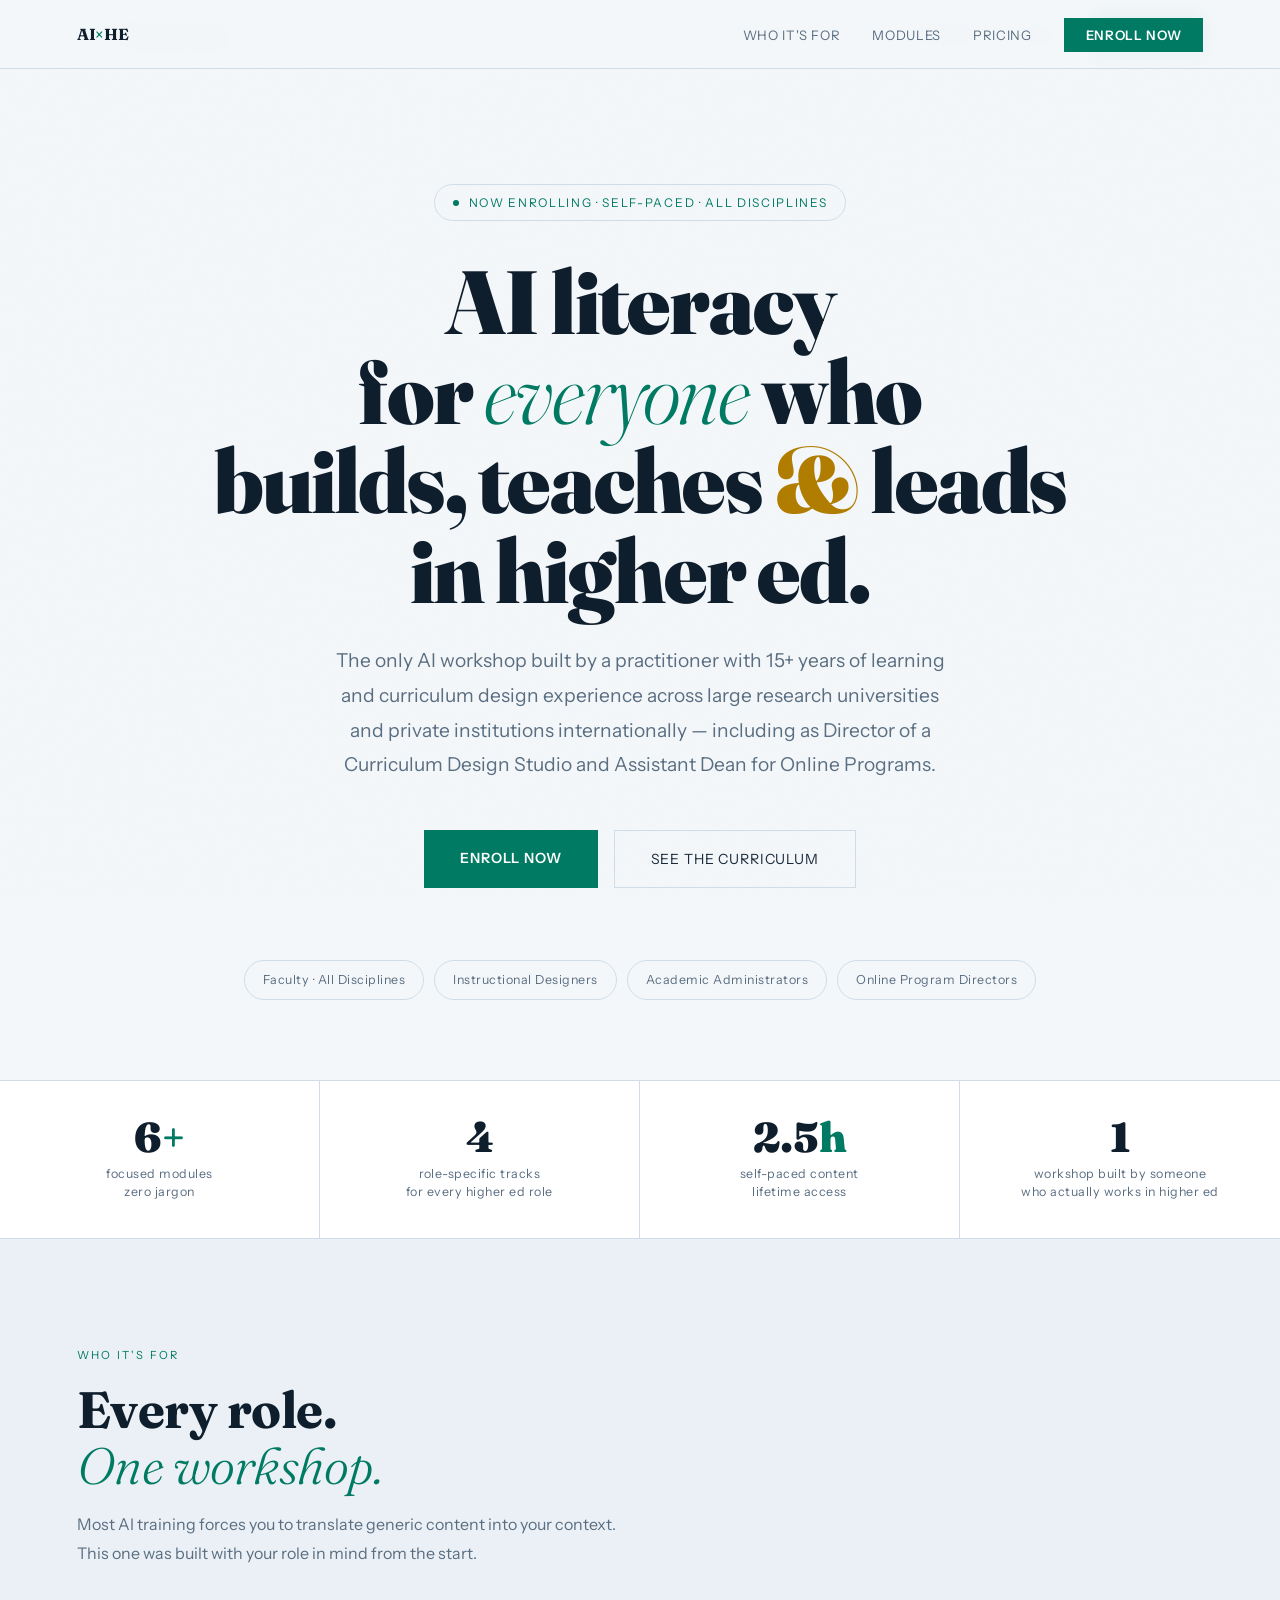
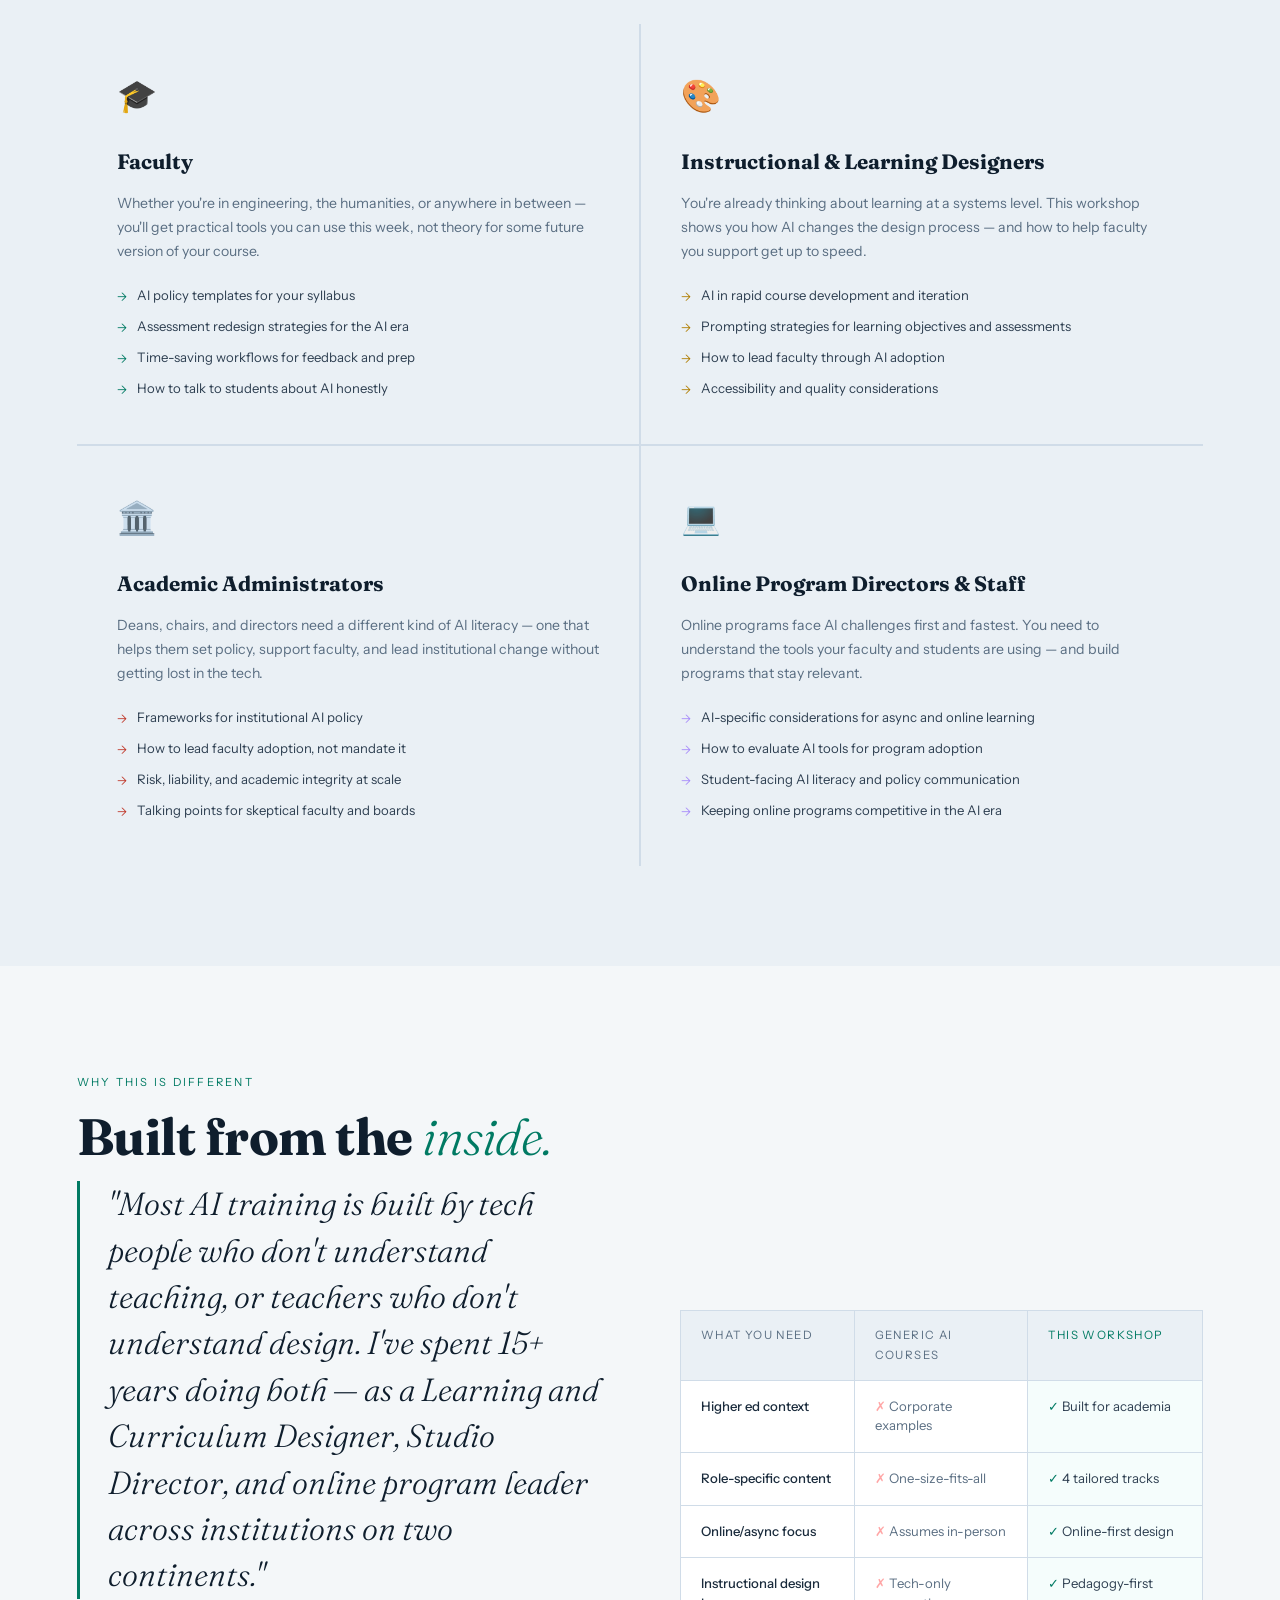
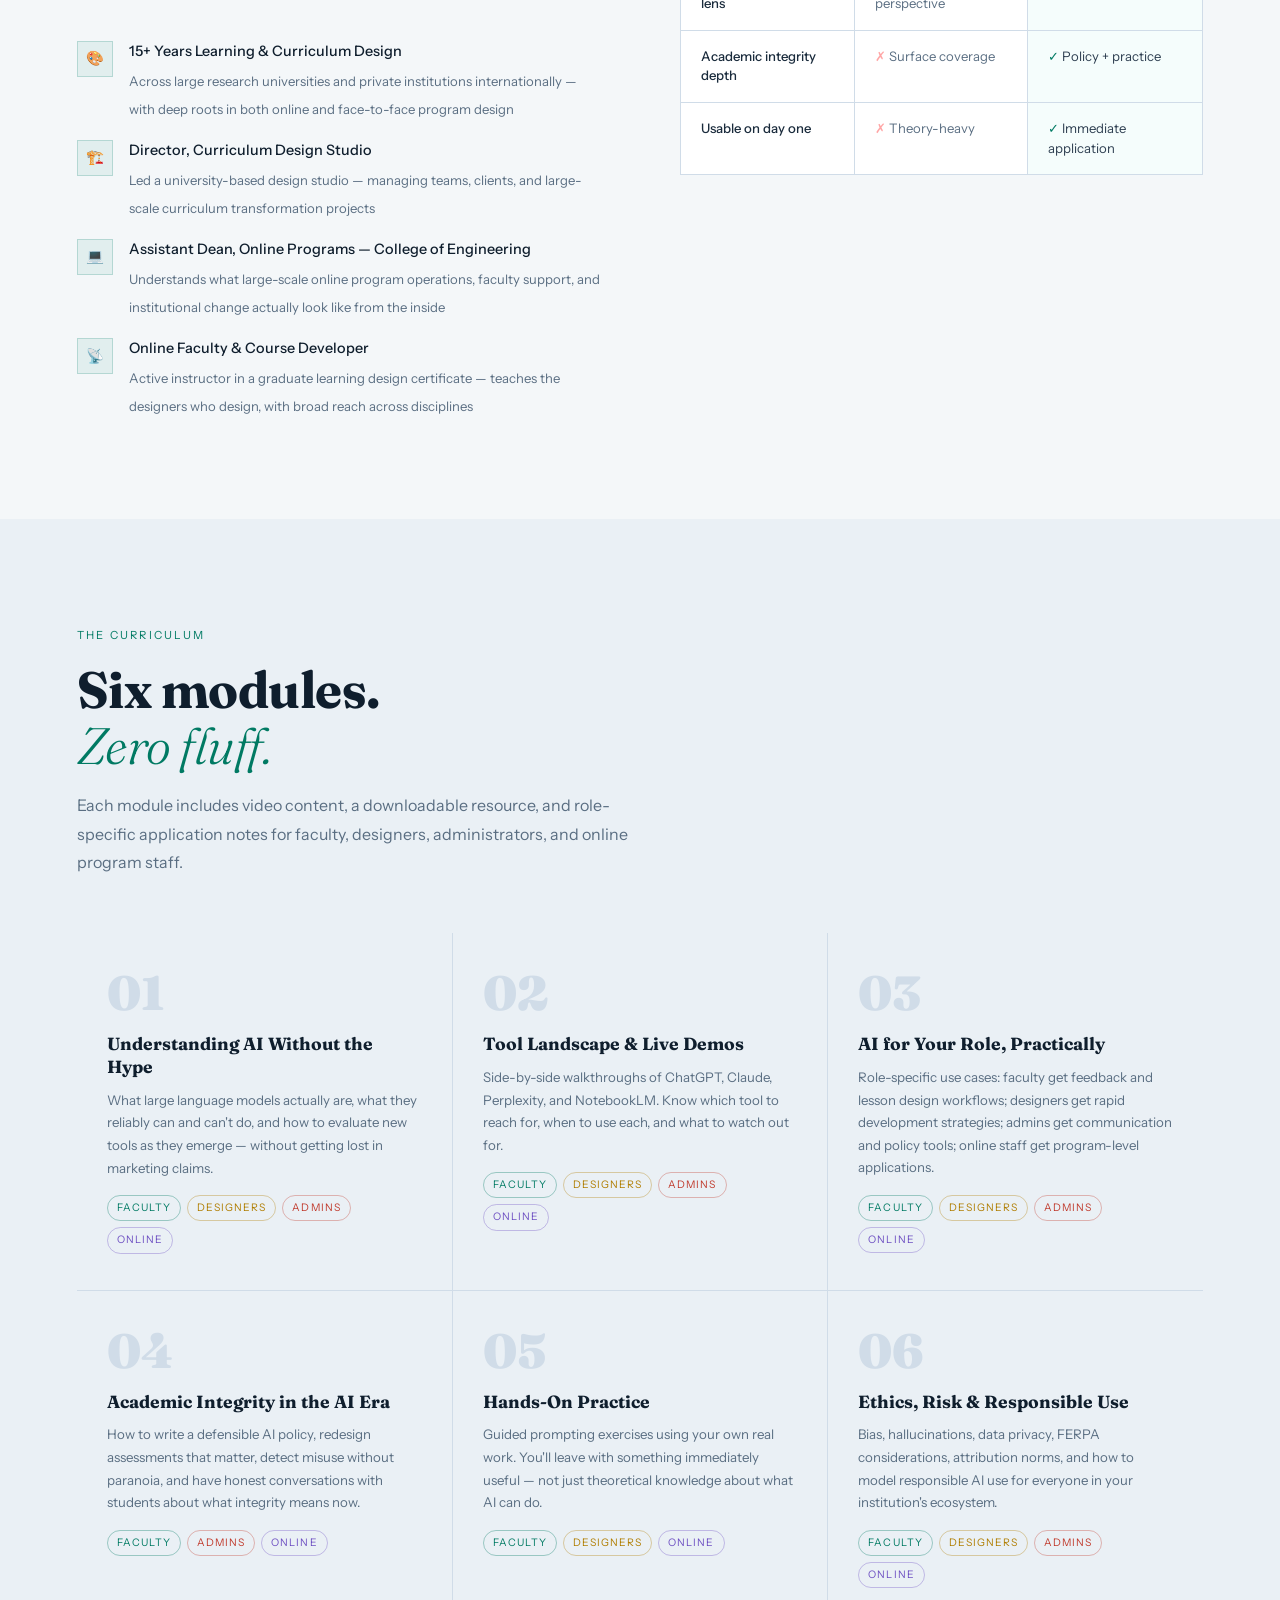
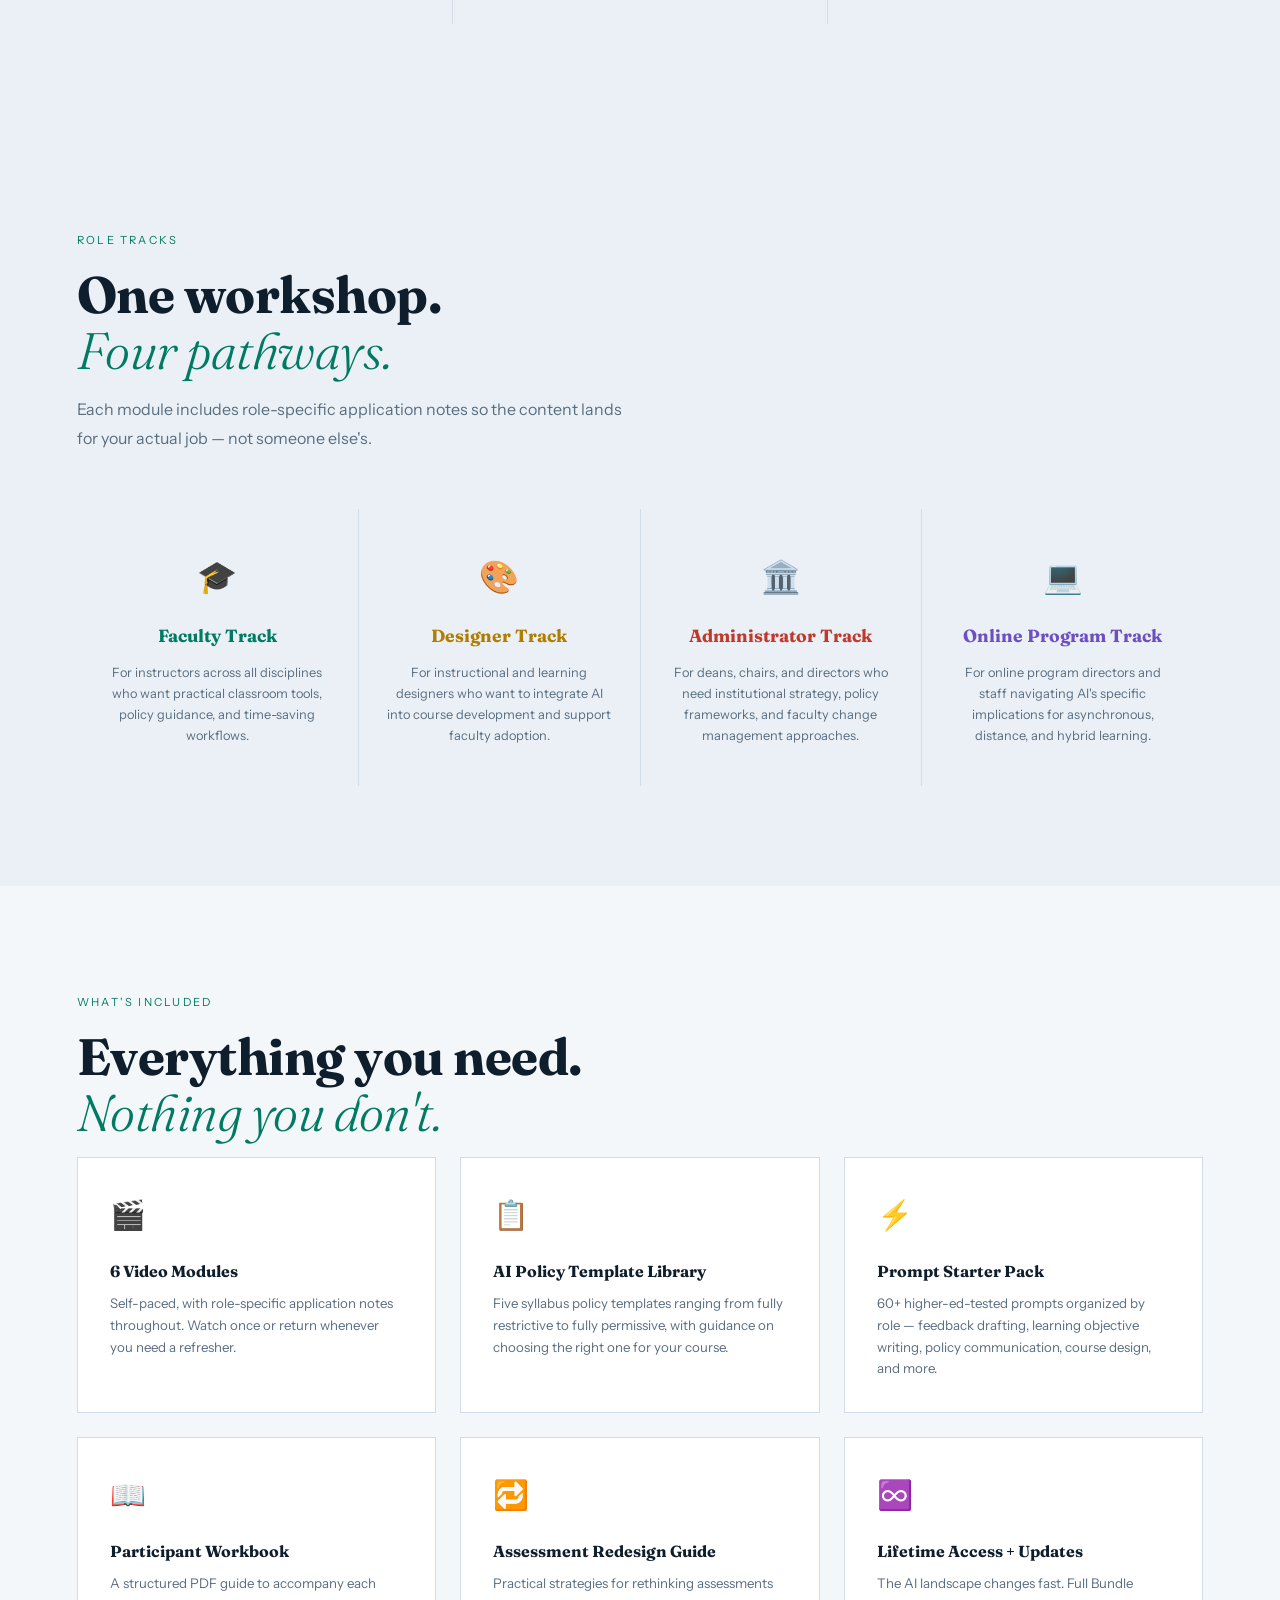
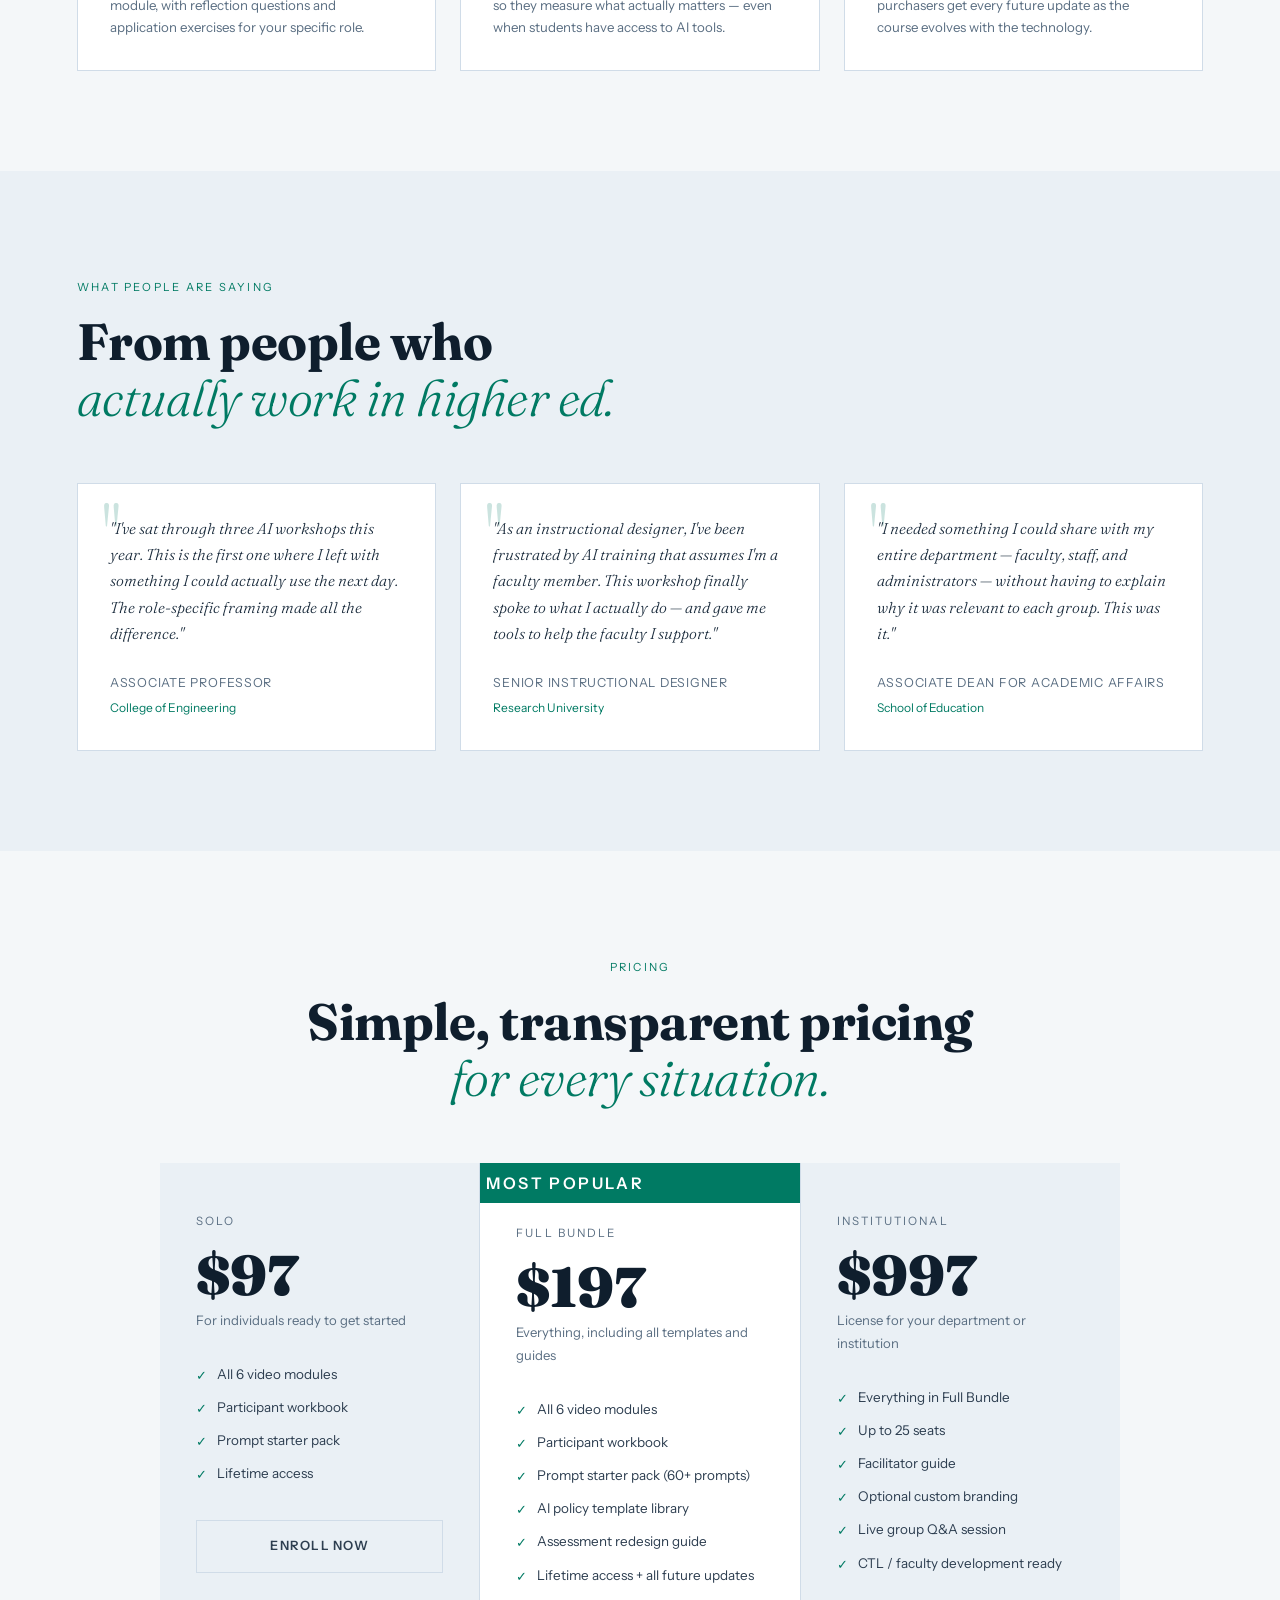
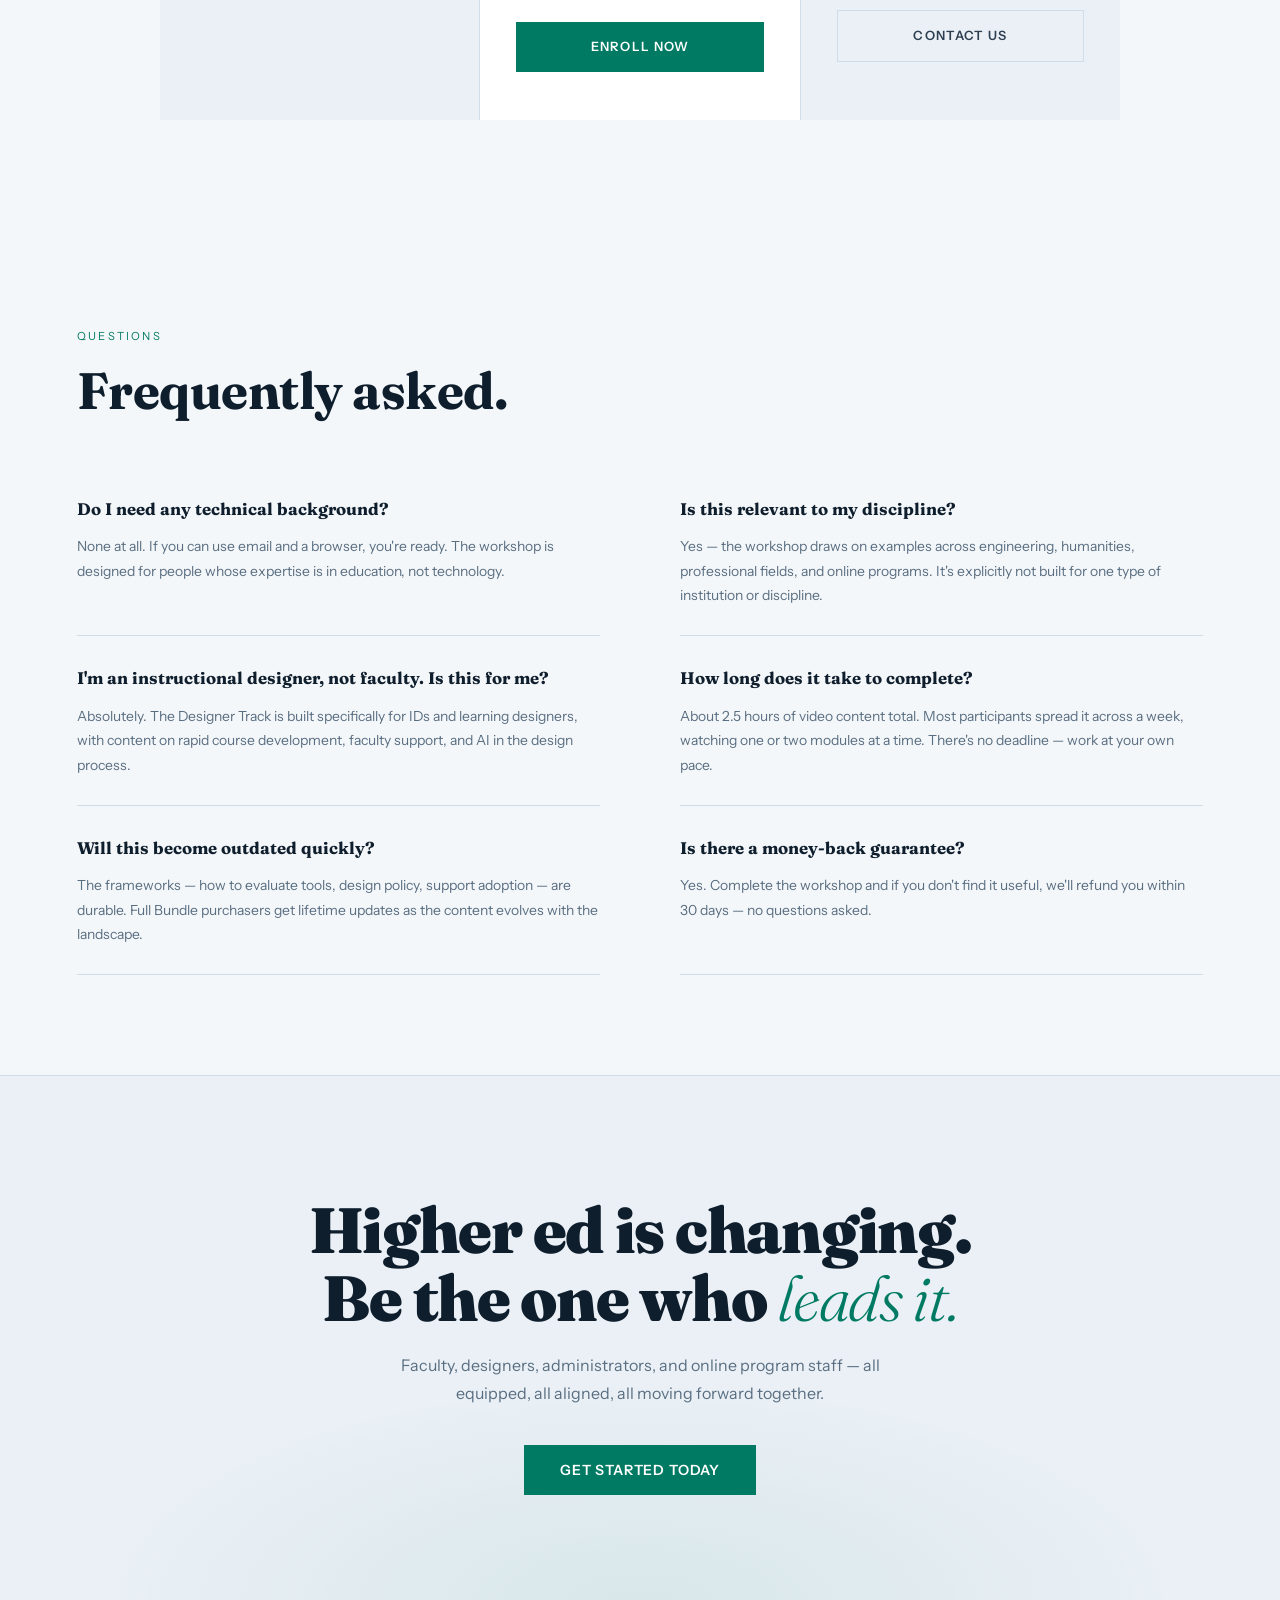
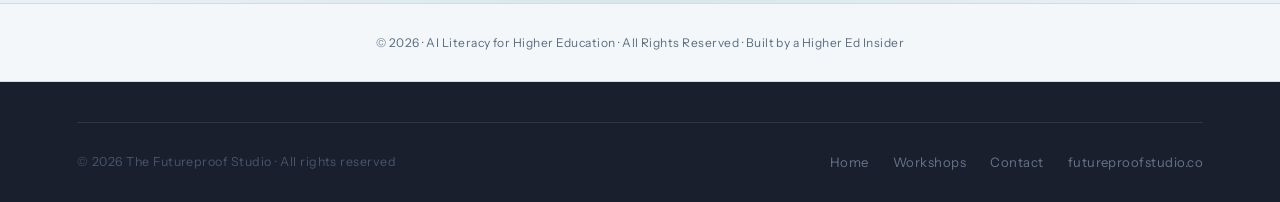
<file: course.html>
<!DOCTYPE html>
<html lang="en">
<head>
<meta charset="UTF-8">
<meta name="viewport" content="width=device-width, initial-scale=1.0">
<title>AI Literacy for Higher Education — The Futureproof Studio</title>
<meta name="description" content="A practical, role-specific AI literacy course for faculty, instructional designers, administrators, and online program staff. Built by a practitioner with 15+ years of experience.">
<meta property="og:title" content="AI Literacy for Higher Education — The Futureproof Studio">
<meta property="og:description" content="The only AI workshop with role-specific content for every seat in the room. Faculty, designers, administrators, and online program staff.">
<meta property="og:type" content="website">
<meta property="og:url" content="https://futureproofstudio.co/course.html">
<link rel="canonical" href="https://futureproofstudio.co/course.html">
<link rel="icon" type="image/svg+xml" href="favicon.svg">
<link href="https://fonts.googleapis.com/css2?family=Fraunces:ital,opsz,wght@0,9..144,300;0,9..144,700;0,9..144,900;1,9..144,400;1,9..144,700&family=Instrument+Sans:wght@300;400;500;600&display=swap" rel="stylesheet">
<style>
  :root {
    --void: #f4f7f9;
    --deep: #eaf0f5;
    --panel: #ffffff;
    --border: #d0dce8;
    --muted-text: #5a6e82;
    --body-text: #2d3e50;
    --light: #1a2b3c;
    --white: #0f1e2d;
    --teal: #007a63;
    --teal-dim: #005f4d;
    --gold: #b07d00;
    --coral: #c0392b;
    --font-display: 'Fraunces', serif;
    --font-body: 'Instrument Sans', sans-serif;
  }

  * { margin: 0; padding: 0; box-sizing: border-box; }
  html { scroll-behavior: smooth; }

  body {
    background: var(--void);
    color: var(--body-text);
    font-family: var(--font-body);
    font-weight: 300;
    line-height: 1.75;
    overflow-x: hidden;
  }

  /* ── NOISE TEXTURE OVERLAY ── */
  body::before {
    content: '';
    position: fixed;
    inset: 0;
    background-image: url("data:image/svg+xml,%3Csvg viewBox='0 0 256 256' xmlns='http://www.w3.org/2000/svg'%3E%3Cfilter id='noise'%3E%3CfeTurbulence type='fractalNoise' baseFrequency='0.9' numOctaves='4' stitchTiles='stitch'/%3E%3C/filter%3E%3Crect width='100%25' height='100%25' filter='url(%23noise)' opacity='0.04'/%3E%3C/svg%3E");
    pointer-events: none;
    z-index: 0;
    opacity: 0.4;
  }

  /* ── NAV ── */
  nav {
    position: fixed;
    top: 0; left: 0; right: 0;
    z-index: 100;
    display: flex;
    justify-content: space-between;
    align-items: center;
    padding: 20px 6vw;
    background: rgba(244, 247, 249, 0.92);
    backdrop-filter: blur(12px);
    border-bottom: 1px solid var(--border);
  }

  .nav-logo {
    font-family: var(--font-display);
    font-size: 1rem;
    font-weight: 700;
    color: var(--white);
    letter-spacing: -0.01em;
  }

  .nav-logo span { color: var(--teal); }

  .nav-links {
    display: flex;
    gap: 32px;
    list-style: none;
  }

  .nav-links a {
    color: var(--muted-text);
    text-decoration: none;
    font-size: 0.82rem;
    letter-spacing: 0.05em;
    text-transform: uppercase;
    transition: color 0.2s;
  }

  .nav-links a:hover { color: var(--teal); }

  .nav-cta {
    background: var(--teal);
    color: white !important;
    padding: 9px 22px;
    font-weight: 600 !important;
    letter-spacing: 0.04em;
    transition: background 0.2s !important;
  }

  .nav-cta:hover { background: var(--teal-dim) !important; color: white !important; }

  /* ── HERO ── */
  .hero {
    min-height: 100vh;
    display: flex;
    flex-direction: column;
    justify-content: center;
    align-items: center;
    text-align: center;
    padding: 120px 6vw 80px;
    position: relative;
    overflow: hidden;
  }

  .hero-bg {
    position: absolute;
    inset: 0;
    background:
      radial-gradient(ellipse 60% 50% at 50% 0%, rgba(0,122,99,0.08) 0%, transparent 70%),
      radial-gradient(ellipse 40% 40% at 20% 80%, rgba(176,125,0,0.05) 0%, transparent 60%),
      radial-gradient(ellipse 40% 40% at 80% 80%, rgba(192,57,43,0.04) 0%, transparent 60%);
    z-index: 0;
  }

  .hero > * { position: relative; z-index: 1; }

  .hero-eyebrow {
    display: inline-flex;
    align-items: center;
    gap: 10px;
    border: 1px solid var(--border);
    background: rgba(255,255,255,0.03);
    padding: 7px 18px;
    border-radius: 100px;
    font-size: 0.75rem;
    letter-spacing: 0.14em;
    text-transform: uppercase;
    color: var(--teal);
    margin-bottom: 36px;
    opacity: 0;
    animation: fadeUp 0.6s ease forwards 0.2s;
  }

  .eyebrow-dot {
    width: 6px; height: 6px;
    background: var(--teal);
    border-radius: 50%;
    animation: pulse 2s infinite;
  }

  @keyframes pulse {
    0%, 100% { opacity: 1; transform: scale(1); }
    50% { opacity: 0.4; transform: scale(0.7); }
  }

  .hero-title {
    font-family: var(--font-display);
    font-size: clamp(3rem, 7vw, 6.5rem);
    font-weight: 900;
    line-height: 1.0;
    color: var(--white);
    letter-spacing: -0.02em;
    max-width: 900px;
    margin: 0 auto 28px;
    opacity: 0;
    animation: fadeUp 0.7s ease forwards 0.35s;
  }

  .hero-title .italic { font-style: italic; color: var(--teal); font-weight: 300; }
  .hero-title .gold { color: var(--gold); }

  .hero-sub {
    font-size: clamp(1rem, 1.8vw, 1.2rem);
    color: var(--muted-text);
    max-width: 620px;
    margin: 0 auto 48px;
    line-height: 1.8;
    opacity: 0;
    animation: fadeUp 0.7s ease forwards 0.5s;
  }

  .hero-actions {
    display: flex;
    gap: 16px;
    justify-content: center;
    flex-wrap: wrap;
    margin-bottom: 72px;
    opacity: 0;
    animation: fadeUp 0.7s ease forwards 0.65s;
  }

  .btn-primary {
    background: var(--teal);
    color: white;
    padding: 16px 36px;
    font-family: var(--font-body);
    font-size: 0.88rem;
    font-weight: 600;
    letter-spacing: 0.06em;
    text-transform: uppercase;
    text-decoration: none;
    transition: all 0.2s;
    border: none;
    cursor: pointer;
  }

  .btn-primary:hover { background: var(--teal-dim); transform: translateY(-2px); }

  .btn-ghost {
    border: 1px solid var(--border);
    color: var(--light);
    padding: 16px 36px;
    font-family: var(--font-body);
    font-size: 0.88rem;
    font-weight: 400;
    letter-spacing: 0.06em;
    text-transform: uppercase;
    text-decoration: none;
    transition: all 0.2s;
    background: transparent;
  }

  .btn-ghost:hover { border-color: var(--teal); color: var(--teal); }

  /* Audience pills */
  .audience-pills {
    display: flex;
    gap: 10px;
    justify-content: center;
    flex-wrap: wrap;
    opacity: 0;
    animation: fadeUp 0.7s ease forwards 0.8s;
  }

  .pill {
    border: 1px solid var(--border);
    background: rgba(255,255,255,0.03);
    padding: 8px 18px;
    font-size: 0.78rem;
    color: var(--muted-text);
    letter-spacing: 0.04em;
    border-radius: 100px;
    transition: all 0.2s;
  }

  .pill:hover { border-color: var(--teal); color: var(--teal); background: rgba(0,201,167,0.05); }

  /* ── STATS BAR ── */
  .stats-bar {
    background: var(--panel);
    border-top: 1px solid var(--border);
    border-bottom: 1px solid var(--border);
    display: grid;
    grid-template-columns: repeat(4, 1fr);
    position: relative; z-index: 1;
  }

  .stat {
    padding: 36px 24px;
    text-align: center;
    border-right: 1px solid var(--border);
  }

  .stat:last-child { border-right: none; }

  .stat-num {
    font-family: var(--font-display);
    font-size: 2.6rem;
    font-weight: 900;
    color: var(--white);
    line-height: 1;
    margin-bottom: 6px;
  }

  .stat-num span { color: var(--teal); }

  .stat-label {
    font-size: 0.78rem;
    color: var(--muted-text);
    letter-spacing: 0.04em;
    line-height: 1.5;
  }

  /* ── SHARED SECTION STYLES ── */
  .section { padding: 100px 6vw; position: relative; z-index: 1; }

  .section-tag {
    display: inline-block;
    font-size: 0.7rem;
    letter-spacing: 0.2em;
    text-transform: uppercase;
    color: var(--teal);
    margin-bottom: 16px;
  }

  h2.section-title {
    font-family: var(--font-display);
    font-size: clamp(2rem, 4vw, 3.2rem);
    font-weight: 700;
    color: var(--white);
    line-height: 1.1;
    letter-spacing: -0.01em;
    margin-bottom: 16px;
  }

  h2.section-title em { font-style: italic; font-weight: 300; color: var(--teal); }

  .section-intro {
    font-size: 1rem;
    color: var(--muted-text);
    max-width: 560px;
    margin-bottom: 56px;
    line-height: 1.8;
  }

  /* ── WHO IS THIS FOR ── */
  .for-whom { background: var(--deep); }

  .roles-grid {
    display: grid;
    grid-template-columns: repeat(2, 1fr);
    gap: 2px;
    background: var(--border);
  }

  .role-card {
    background: var(--deep);
    padding: 44px 40px;
    transition: background 0.25s;
    position: relative;
    overflow: hidden;
  }

  .role-card::before {
    content: '';
    position: absolute;
    top: 0; left: 0; right: 0;
    height: 2px;
    transform: scaleX(0);
    transform-origin: left;
    transition: transform 0.3s ease;
  }

  .role-card:nth-child(1)::before { background: var(--teal); }
  .role-card:nth-child(2)::before { background: var(--gold); }
  .role-card:nth-child(3)::before { background: var(--coral); }
  .role-card:nth-child(4)::before { background: #a78bfa; }

  .role-card:hover { background: var(--panel); }
  .role-card:hover::before { transform: scaleX(1); }

  .role-icon { font-size: 2rem; margin-bottom: 20px; }

  .role-title {
    font-family: var(--font-display);
    font-size: 1.3rem;
    font-weight: 700;
    color: var(--white);
    margin-bottom: 12px;
  }

  .role-desc {
    font-size: 0.88rem;
    color: var(--muted-text);
    line-height: 1.7;
    margin-bottom: 20px;
  }

  .role-gets {
    list-style: none;
    display: flex;
    flex-direction: column;
    gap: 8px;
  }

  .role-gets li {
    font-size: 0.82rem;
    color: var(--body-text);
    display: flex;
    gap: 10px;
    align-items: flex-start;
  }

  .role-gets li::before {
    content: '→';
    font-size: 0.75rem;
    margin-top: 2px;
    flex-shrink: 0;
  }

  .role-card:nth-child(1) .role-gets li::before { color: var(--teal); }
  .role-card:nth-child(2) .role-gets li::before { color: var(--gold); }
  .role-card:nth-child(3) .role-gets li::before { color: var(--coral); }
  .role-card:nth-child(4) .role-gets li::before { color: #a78bfa; }

  /* ── DIFFERENTIATOR ── */
  .differentiator { background: var(--void); }

  .diff-layout {
    display: grid;
    grid-template-columns: 1fr 1fr;
    gap: 80px;
    align-items: center;
  }

  .diff-left {}

  .diff-quote {
    font-family: var(--font-display);
    font-size: clamp(1.5rem, 2.5vw, 2rem);
    font-style: italic;
    font-weight: 300;
    color: var(--white);
    line-height: 1.45;
    padding-left: 28px;
    border-left: 3px solid var(--teal);
    margin-bottom: 40px;
  }

  .credentials {
    display: flex;
    flex-direction: column;
    gap: 16px;
  }

  .credential {
    display: flex;
    gap: 16px;
    align-items: flex-start;
  }

  .cred-icon {
    width: 36px; height: 36px;
    background: rgba(0,122,99,0.08);
    border: 1px solid rgba(0,122,99,0.2);
    display: flex; align-items: center; justify-content: center;
    font-size: 0.9rem;
    flex-shrink: 0;
    margin-top: 2px;
  }

  .cred-text strong {
    display: block;
    color: var(--white);
    font-size: 0.9rem;
    font-weight: 500;
    margin-bottom: 2px;
  }

  .cred-text span {
    font-size: 0.82rem;
    color: var(--muted-text);
  }

  .diff-right {}

  .compare-table {
    background: var(--panel);
    border: 1px solid var(--border);
    overflow: hidden;
  }

  .compare-header {
    display: grid;
    grid-template-columns: 1fr 1fr 1fr;
    background: var(--deep);
    border-bottom: 1px solid var(--border);
  }

  .compare-header div {
    padding: 14px 20px;
    font-size: 0.72rem;
    letter-spacing: 0.12em;
    text-transform: uppercase;
    color: var(--muted-text);
    border-right: 1px solid var(--border);
  }

  .compare-header div:last-child { border-right: none; }
  .compare-header div.ours { color: var(--teal); }

  .compare-row {
    display: grid;
    grid-template-columns: 1fr 1fr 1fr;
    border-bottom: 1px solid var(--border);
  }

  .compare-row:last-child { border-bottom: none; }

  .compare-row div {
    padding: 16px 20px;
    font-size: 0.82rem;
    border-right: 1px solid var(--border);
    color: var(--muted-text);
    line-height: 1.5;
  }

  .compare-row div:last-child { border-right: none; }
  .compare-row div.ours { color: var(--body-text); background: rgba(0,201,167,0.04); }
  .compare-row div.topic { color: var(--light); font-weight: 500; }

  .check { color: var(--teal); }
  .cross { color: #ff6b6b; opacity: 0.6; }

  /* ── MODULES ── */
  .modules-section { background: var(--deep); }

  .modules-grid {
    display: grid;
    grid-template-columns: repeat(3, 1fr);
    gap: 1px;
    background: var(--border);
    margin-top: 8px;
  }

  .module {
    background: var(--deep);
    padding: 36px 30px;
    transition: background 0.2s;
    cursor: default;
  }

  .module:hover { background: var(--panel); }

  .module-number {
    font-family: var(--font-display);
    font-size: 3rem;
    font-weight: 900;
    color: var(--border);
    line-height: 1;
    margin-bottom: 16px;
    transition: color 0.2s;
  }

  .module:hover .module-number { color: var(--teal); }

  .module-title {
    font-family: var(--font-display);
    font-size: 1.1rem;
    font-weight: 700;
    color: var(--white);
    margin-bottom: 10px;
    line-height: 1.3;
  }

  .module-desc {
    font-size: 0.83rem;
    color: var(--muted-text);
    line-height: 1.7;
    margin-bottom: 16px;
  }

  .module-tracks {
    display: flex;
    gap: 6px;
    flex-wrap: wrap;
  }

  .track-tag {
    font-size: 0.65rem;
    letter-spacing: 0.1em;
    text-transform: uppercase;
    padding: 3px 9px;
    border-radius: 100px;
    border: 1px solid;
  }

  .track-tag.faculty { color: var(--teal); border-color: rgba(0,122,99,0.35); }
  .track-tag.designer { color: var(--gold); border-color: rgba(176,125,0,0.35); }
  .track-tag.admin { color: var(--coral); border-color: rgba(192,57,43,0.35); }
  .track-tag.online { color: #6d4fc2; border-color: rgba(109,79,194,0.35); }

  /* ── WHAT'S INCLUDED ── */
  .included-section { background: var(--void); }

  .included-grid {
    display: grid;
    grid-template-columns: repeat(3, 1fr);
    gap: 24px;
  }

  .include-card {
    background: var(--panel);
    border: 1px solid var(--border);
    padding: 32px;
    transition: border-color 0.2s, transform 0.2s;
  }

  .include-card:hover {
    border-color: var(--teal);
    transform: translateY(-3px);
  }

  .include-emoji { font-size: 1.8rem; margin-bottom: 16px; }

  .include-card h3 {
    font-family: var(--font-display);
    font-size: 1rem;
    font-weight: 700;
    color: var(--white);
    margin-bottom: 8px;
  }

  .include-card p {
    font-size: 0.83rem;
    color: var(--muted-text);
    line-height: 1.65;
  }

  /* ── TRACKS ── */
  .tracks-section { background: var(--deep); }

  .tracks-grid {
    display: grid;
    grid-template-columns: repeat(4, 1fr);
    gap: 1px;
    background: var(--border);
  }

  .track-card {
    background: var(--deep);
    padding: 40px 28px;
    text-align: center;
    transition: background 0.2s;
  }

  .track-card:hover { background: var(--panel); }

  .track-emoji { font-size: 2rem; margin-bottom: 16px; }

  .track-name {
    font-family: var(--font-display);
    font-size: 1.1rem;
    font-weight: 700;
    color: var(--white);
    margin-bottom: 10px;
  }

  .track-card:nth-child(1) .track-name { color: var(--teal); }
  .track-card:nth-child(2) .track-name { color: var(--gold); }
  .track-card:nth-child(3) .track-name { color: var(--coral); }
  .track-card:nth-child(4) .track-name { color: #6d4fc2; }

  .track-who {
    font-size: 0.8rem;
    color: var(--muted-text);
    line-height: 1.65;
  }

  /* ── PRICING ── */
  .pricing-section { background: var(--void); text-align: center; }

  .pricing-grid {
    display: grid;
    grid-template-columns: repeat(3, 1fr);
    gap: 1px;
    background: var(--border);
    max-width: 960px;
    margin: 56px auto 0;
  }

  .price-card {
    background: var(--deep);
    padding: 48px 36px;
    text-align: left;
    position: relative;
    transition: background 0.2s;
  }

  .price-card:hover { background: var(--panel); }

  .price-card.featured {
    background: var(--panel);
  }

  .featured-label {
    position: absolute;
    top: 0; left: 0; right: 0;
    background: var(--teal);
    color: white;
    letter-spacing: 0.15em;
    text-transform: uppercase;
    font-weight: 600;
    padding: 6px;
  }

  .price-card.featured { padding-top: 60px; }

  .price-tier-name {
    font-size: 0.72rem;
    letter-spacing: 0.18em;
    text-transform: uppercase;
    color: var(--muted-text);
    margin-bottom: 16px;
  }

  .price-amount {
    font-family: var(--font-display);
    font-size: 3.5rem;
    font-weight: 900;
    color: var(--white);
    line-height: 1;
    margin-bottom: 6px;
  }

  .price-sub {
    font-size: 0.82rem;
    color: var(--muted-text);
    margin-bottom: 32px;
  }

  .price-features {
    list-style: none;
    margin-bottom: 36px;
    display: flex;
    flex-direction: column;
    gap: 12px;
  }

  .price-features li {
    font-size: 0.84rem;
    color: var(--body-text);
    display: flex;
    gap: 10px;
    align-items: flex-start;
    line-height: 1.5;
  }

  .price-features li .check { flex-shrink: 0; margin-top: 1px; }

  .price-btn-wrap { margin-top: auto; }

  .btn-price {
    display: block;
    width: 100%;
    padding: 14px;
    text-align: center;
    font-family: var(--font-body);
    font-size: 0.8rem;
    font-weight: 600;
    letter-spacing: 0.1em;
    text-transform: uppercase;
    text-decoration: none;
    cursor: pointer;
    border: none;
    transition: all 0.2s;
  }

  .btn-price-outline {
    border: 1px solid var(--border);
    background: transparent;
    color: var(--body-text);
  }

  .btn-price-outline:hover { border-color: var(--teal); color: var(--teal); }

  .btn-price-fill {
    background: var(--teal);
    color: white;
  }

  .btn-price-fill:hover { background: var(--teal-dim); }

  /* ── TESTIMONIALS ── */
  .testimonials { background: var(--deep); }

  .testi-grid {
    display: grid;
    grid-template-columns: repeat(3, 1fr);
    gap: 24px;
    margin-top: 56px;
  }

  .testi-card {
    background: var(--panel);
    border: 1px solid var(--border);
    padding: 32px;
    position: relative;
  }

  .testi-card::before {
    content: '"';
    font-family: var(--font-display);
    font-size: 5rem;
    color: var(--teal);
    opacity: 0.2;
    position: absolute;
    top: 12px; left: 24px;
    line-height: 1;
  }

  .testi-text {
    font-family: var(--font-display);
    font-style: italic;
    font-size: 0.97rem;
    color: var(--light);
    line-height: 1.7;
    margin-bottom: 24px;
    position: relative;
  }

  .testi-author {
    font-size: 0.78rem;
    color: var(--muted-text);
    letter-spacing: 0.06em;
    text-transform: uppercase;
  }

  .testi-role {
    font-size: 0.75rem;
    color: var(--teal);
    margin-top: 4px;
  }

  /* ── FAQ ── */
  .faq-section { background: var(--void); }

  .faq-grid {
    display: grid;
    grid-template-columns: 1fr 1fr;
    gap: 0 80px;
    margin-top: 48px;
  }

  .faq-item {
    padding: 28px 0;
    border-bottom: 1px solid var(--border);
  }

  .faq-q {
    font-family: var(--font-display);
    font-size: 1.05rem;
    font-weight: 700;
    color: var(--white);
    margin-bottom: 10px;
  }

  .faq-a {
    font-size: 0.87rem;
    color: var(--muted-text);
    line-height: 1.75;
  }

  /* ── FINAL CTA ── */
  .final-cta {
    background: var(--deep);
    border-top: 1px solid var(--border);
    text-align: center;
    padding: 120px 6vw;
    position: relative;
    overflow: hidden;
  }

  .final-cta::before {
    content: '';
    position: absolute;
    inset: 0;
    background: radial-gradient(ellipse 60% 60% at 50% 100%, rgba(0,122,99,0.08) 0%, transparent 70%);
  }

  .final-cta > * { position: relative; z-index: 1; }

  .final-cta h2 {
    font-family: var(--font-display);
    font-size: clamp(2.5rem, 5vw, 4.5rem);
    font-weight: 900;
    color: var(--white);
    line-height: 1.05;
    letter-spacing: -0.02em;
    margin-bottom: 20px;
  }

  .final-cta h2 em { font-style: italic; color: var(--teal); font-weight: 300; }

  .final-cta p {
    color: var(--muted-text);
    max-width: 480px;
    margin: 0 auto 48px;
    font-size: 1rem;
  }

  footer {
    background: var(--void);
    border-top: 1px solid var(--border);
    text-align: center;
    padding: 28px;
    font-size: 0.75rem;
    color: var(--muted-text);
    letter-spacing: 0.04em;
    position: relative; z-index: 1;
  }

  /* ── ANIMATIONS ── */
  @keyframes fadeUp {
    from { opacity: 0; transform: translateY(24px); }
    to   { opacity: 1; transform: translateY(0); }
  }

  /* ── RESPONSIVE ── */
  @media (max-width: 900px) {
    .stats-bar, .roles-grid, .modules-grid,
    .included-grid, .tracks-grid, .pricing-grid,
    .testi-grid, .faq-grid, .diff-layout {
      grid-template-columns: 1fr;
    }
    .stat { border-right: none; border-bottom: 1px solid var(--border); }
    .nav-links { display: none; }
    .compare-table { overflow-x: auto; }
  }
</style>
</head>
<body>

<!-- NAV -->
<nav class="site-nav" style="position:fixed; top:0; left:0; right:0; z-index:100; background:rgba(255,255,255,0.95); backdrop-filter:blur(10px); border-bottom:1px solid #e2e8f0; padding:0 6vw; height:64px; display:flex; align-items:center; justify-content:space-between;">
  <a href="index.html" style="display:flex; align-items:center; gap:10px; text-decoration:none;">
    <svg width="32" height="32" viewBox="0 0 44 44" fill="none">
      <circle cx="22" cy="22" r="22" fill="#f0fdfa"/>
      <rect x="10" y="14" width="14" height="2.5" rx="1.25" fill="#0d9488"/>
      <rect x="10" y="19.5" width="20" height="2.5" rx="1.25" fill="#0d9488"/>
      <rect x="10" y="25" width="16" height="2.5" rx="1.25" fill="#0d9488"/>
      <path d="M28 15.5 L35 22 L28 28.5" stroke="#0d9488" stroke-width="2.5" stroke-linecap="round" stroke-linejoin="round" fill="none"/>
    </svg>
    <div style="display:flex; flex-direction:column; line-height:1; gap:2px;">
      <span style="font-size:7px; letter-spacing:0.22em; text-transform:uppercase; color:#7a8a9a; font-family:'Outfit',sans-serif;">The</span>
      <span style="font-family:'DM Serif Display',serif; font-size:15px; color:#1a1f2e; letter-spacing:-0.01em;">Futureproof Studio</span>
    </div>
  </a>
  <ul style="display:flex; align-items:center; gap:32px; list-style:none;">
    <li><a href="index.html" style="font-size:0.85rem; color:#3d4a5c; text-decoration:none; transition:color 0.2s;">Home</a></li>
    <li><a href="course.html" style="font-size:0.85rem; color:#0d9488; font-weight:500; text-decoration:none;">Course</a></li>
    <li><a href="workshops.html" style="font-size:0.85rem; color:#3d4a5c; text-decoration:none;">Workshops</a></li>
    <li><a href="contact.html" style="font-size:0.85rem; color:#3d4a5c; text-decoration:none;">Contact</a></li>
    <li><a href="https://YOUR-TEACHABLE-URL.teachable.com" target="_blank" style="background:#0d9488; color:white; padding:9px 22px; font-size:0.82rem; font-weight:600; text-decoration:none;">Enroll Now</a></li>
  </ul>
</nav>
<div style="height:64px;"></div>


<!-- NAV -->
<nav>
  <div class="nav-logo">AI<span>×</span>HE</div>
  <ul class="nav-links">
    <li><a href="#who">Who It's For</a></li>
    <li><a href="#modules">Modules</a></li>
    <li><a href="the-futureproof-studio.teachable.com/purchase?product_id=6724216">Pricing</a></li>
    <li><a href="the-futureproof-studio.teachable.com/purchase?product_id=6724216" class="nav-cta">Enroll Now</a></li>
  </ul>
</nav>

<!-- HERO -->
<section class="hero">
  <div class="hero-bg"></div>
  <div class="hero-eyebrow">
    <div class="eyebrow-dot"></div>
    Now Enrolling · Self-Paced · All Disciplines
  </div>
  <h1 class="hero-title">
    AI literacy<br>
    for <span class="italic">everyone</span> who<br>
    builds, teaches <span class="gold">&</span> leads<br>
    in higher ed.
  </h1>
  <p class="hero-sub">
    The only AI workshop built by a practitioner with 15+ years of learning and curriculum design experience across large research universities and private institutions internationally — including as Director of a Curriculum Design Studio and Assistant Dean for Online Programs.
  </p>
  <div class="hero-actions">
    <a href="https://the-futureproof-studio.teachable.com/l/pdp/ai-literacy-for-higher-education" class="btn-primary">Enroll Now</a>
    <a href="#modules" class="btn-ghost">See the Curriculum</a>
  </div>
  <div class="audience-pills">
    <div class="pill">Faculty · All Disciplines</div>
    <div class="pill">Instructional Designers</div>
    <div class="pill">Academic Administrators</div>
    <div class="pill">Online Program Directors</div>
  </div>
</section>

<!-- STATS BAR -->
<div class="stats-bar">
  <div class="stat">
    <div class="stat-num">6<span>+</span></div>
    <div class="stat-label">focused modules<br>zero jargon</div>
  </div>
  <div class="stat">
    <div class="stat-num">4</div>
    <div class="stat-label">role-specific tracks<br>for every higher ed role</div>
  </div>
  <div class="stat">
    <div class="stat-num">2.5<span>h</span></div>
    <div class="stat-label">self-paced content<br>lifetime access</div>
  </div>
  <div class="stat">
    <div class="stat-num">1</div>
    <div class="stat-label">workshop built by someone<br>who actually works in higher ed</div>
  </div>
</div>

<!-- WHO IS THIS FOR -->
<section class="section for-whom" id="who">
  <div class="section-tag">Who It's For</div>
  <h2 class="section-title">Every role.<br><em>One workshop.</em></h2>
  <p class="section-intro">Most AI training forces you to translate generic content into your context. This one was built with your role in mind from the start.</p>
  <div class="roles-grid">
    <div class="role-card">
      <div class="role-icon">🎓</div>
      <div class="role-title">Faculty</div>
      <div class="role-desc">Whether you're in engineering, the humanities, or anywhere in between — you'll get practical tools you can use this week, not theory for some future version of your course.</div>
      <ul class="role-gets">
        <li>AI policy templates for your syllabus</li>
        <li>Assessment redesign strategies for the AI era</li>
        <li>Time-saving workflows for feedback and prep</li>
        <li>How to talk to students about AI honestly</li>
      </ul>
    </div>
    <div class="role-card">
      <div class="role-icon">🎨</div>
      <div class="role-title">Instructional & Learning Designers</div>
      <div class="role-desc">You're already thinking about learning at a systems level. This workshop shows you how AI changes the design process — and how to help faculty you support get up to speed.</div>
      <ul class="role-gets">
        <li>AI in rapid course development and iteration</li>
        <li>Prompting strategies for learning objectives and assessments</li>
        <li>How to lead faculty through AI adoption</li>
        <li>Accessibility and quality considerations</li>
      </ul>
    </div>
    <div class="role-card">
      <div class="role-icon">🏛️</div>
      <div class="role-title">Academic Administrators</div>
      <div class="role-desc">Deans, chairs, and directors need a different kind of AI literacy — one that helps them set policy, support faculty, and lead institutional change without getting lost in the tech.</div>
      <ul class="role-gets">
        <li>Frameworks for institutional AI policy</li>
        <li>How to lead faculty adoption, not mandate it</li>
        <li>Risk, liability, and academic integrity at scale</li>
        <li>Talking points for skeptical faculty and boards</li>
      </ul>
    </div>
    <div class="role-card">
      <div class="role-icon">💻</div>
      <div class="role-title">Online Program Directors & Staff</div>
      <div class="role-desc">Online programs face AI challenges first and fastest. You need to understand the tools your faculty and students are using — and build programs that stay relevant.</div>
      <ul class="role-gets">
        <li>AI-specific considerations for async and online learning</li>
        <li>How to evaluate AI tools for program adoption</li>
        <li>Student-facing AI literacy and policy communication</li>
        <li>Keeping online programs competitive in the AI era</li>
      </ul>
    </div>
  </div>
</section>

<!-- DIFFERENTIATOR -->
<section class="section differentiator">
  <div class="diff-layout">
    <div class="diff-left">
      <div class="section-tag">Why This Is Different</div>
      <h2 class="section-title">Built from the <em>inside.</em></h2>
      <div class="diff-quote">"Most AI training is built by tech people who don't understand teaching, or teachers who don't understand design. I've spent 15+ years doing both — as a Learning and Curriculum Designer, Studio Director, and online program leader across institutions on two continents."</div>
      <div class="credentials">
        <div class="credential">
          <div class="cred-icon">🎨</div>
          <div class="cred-text">
            <strong>15+ Years Learning & Curriculum Design</strong>
            <span>Across large research universities and private institutions internationally — with deep roots in both online and face-to-face program design</span>
          </div>
        </div>
        <div class="credential">
          <div class="cred-icon">🏗️</div>
          <div class="cred-text">
            <strong>Director, Curriculum Design Studio</strong>
            <span>Led a university-based design studio — managing teams, clients, and large-scale curriculum transformation projects</span>
          </div>
        </div>
        <div class="credential">
          <div class="cred-icon">💻</div>
          <div class="cred-text">
            <strong>Assistant Dean, Online Programs — College of Engineering</strong>
            <span>Understands what large-scale online program operations, faculty support, and institutional change actually look like from the inside</span>
          </div>
        </div>
        <div class="credential">
          <div class="cred-icon">📡</div>
          <div class="cred-text">
            <strong>Online Faculty & Course Developer</strong>
            <span>Active instructor in a graduate learning design certificate — teaches the designers who design, with broad reach across disciplines</span>
          </div>
        </div>
      </div>
    </div>
    <div class="diff-right">
      <div class="compare-table">
        <div class="compare-header">
          <div>What you need</div>
          <div>Generic AI courses</div>
          <div class="ours">This workshop</div>
        </div>
        <div class="compare-row">
          <div class="topic">Higher ed context</div>
          <div><span class="cross">✗</span> Corporate examples</div>
          <div class="ours"><span class="check">✓</span> Built for academia</div>
        </div>
        <div class="compare-row">
          <div class="topic">Role-specific content</div>
          <div><span class="cross">✗</span> One-size-fits-all</div>
          <div class="ours"><span class="check">✓</span> 4 tailored tracks</div>
        </div>
        <div class="compare-row">
          <div class="topic">Online/async focus</div>
          <div><span class="cross">✗</span> Assumes in-person</div>
          <div class="ours"><span class="check">✓</span> Online-first design</div>
        </div>
        <div class="compare-row">
          <div class="topic">Instructional design lens</div>
          <div><span class="cross">✗</span> Tech-only perspective</div>
          <div class="ours"><span class="check">✓</span> Pedagogy-first</div>
        </div>
        <div class="compare-row">
          <div class="topic">Academic integrity depth</div>
          <div><span class="cross">✗</span> Surface coverage</div>
          <div class="ours"><span class="check">✓</span> Policy + practice</div>
        </div>
        <div class="compare-row">
          <div class="topic">Usable on day one</div>
          <div><span class="cross">✗</span> Theory-heavy</div>
          <div class="ours"><span class="check">✓</span> Immediate application</div>
        </div>
      </div>
    </div>
  </div>
</section>

<!-- MODULES -->
<section class="section modules-section" id="modules">
  <div class="section-tag">The Curriculum</div>
  <h2 class="section-title">Six modules.<br><em>Zero fluff.</em></h2>
  <p class="section-intro">Each module includes video content, a downloadable resource, and role-specific application notes for faculty, designers, administrators, and online program staff.</p>
  <div class="modules-grid">
    <div class="module">
      <div class="module-number">01</div>
      <div class="module-title">Understanding AI Without the Hype</div>
      <div class="module-desc">What large language models actually are, what they reliably can and can't do, and how to evaluate new tools as they emerge — without getting lost in marketing claims.</div>
      <div class="module-tracks">
        <span class="track-tag faculty">Faculty</span>
        <span class="track-tag designer">Designers</span>
        <span class="track-tag admin">Admins</span>
        <span class="track-tag online">Online</span>
      </div>
    </div>
    <div class="module">
      <div class="module-number">02</div>
      <div class="module-title">Tool Landscape & Live Demos</div>
      <div class="module-desc">Side-by-side walkthroughs of ChatGPT, Claude, Perplexity, and NotebookLM. Know which tool to reach for, when to use each, and what to watch out for.</div>
      <div class="module-tracks">
        <span class="track-tag faculty">Faculty</span>
        <span class="track-tag designer">Designers</span>
        <span class="track-tag admin">Admins</span>
        <span class="track-tag online">Online</span>
      </div>
    </div>
    <div class="module">
      <div class="module-number">03</div>
      <div class="module-title">AI for Your Role, Practically</div>
      <div class="module-desc">Role-specific use cases: faculty get feedback and lesson design workflows; designers get rapid development strategies; admins get communication and policy tools; online staff get program-level applications.</div>
      <div class="module-tracks">
        <span class="track-tag faculty">Faculty</span>
        <span class="track-tag designer">Designers</span>
        <span class="track-tag admin">Admins</span>
        <span class="track-tag online">Online</span>
      </div>
    </div>
    <div class="module">
      <div class="module-number">04</div>
      <div class="module-title">Academic Integrity in the AI Era</div>
      <div class="module-desc">How to write a defensible AI policy, redesign assessments that matter, detect misuse without paranoia, and have honest conversations with students about what integrity means now.</div>
      <div class="module-tracks">
        <span class="track-tag faculty">Faculty</span>
        <span class="track-tag admin">Admins</span>
        <span class="track-tag online">Online</span>
      </div>
    </div>
    <div class="module">
      <div class="module-number">05</div>
      <div class="module-title">Hands-On Practice</div>
      <div class="module-desc">Guided prompting exercises using your own real work. You'll leave with something immediately useful — not just theoretical knowledge about what AI can do.</div>
      <div class="module-tracks">
        <span class="track-tag faculty">Faculty</span>
        <span class="track-tag designer">Designers</span>
        <span class="track-tag online">Online</span>
      </div>
    </div>
    <div class="module">
      <div class="module-number">06</div>
      <div class="module-title">Ethics, Risk & Responsible Use</div>
      <div class="module-desc">Bias, hallucinations, data privacy, FERPA considerations, attribution norms, and how to model responsible AI use for everyone in your institution's ecosystem.</div>
      <div class="module-tracks">
        <span class="track-tag faculty">Faculty</span>
        <span class="track-tag designer">Designers</span>
        <span class="track-tag admin">Admins</span>
        <span class="track-tag online">Online</span>
      </div>
    </div>
  </div>
</section>

<!-- TRACKS -->
<section class="section tracks-section">
  <div class="section-tag">Role Tracks</div>
  <h2 class="section-title">One workshop.<br><em>Four pathways.</em></h2>
  <p class="section-intro">Each module includes role-specific application notes so the content lands for your actual job — not someone else's.</p>
  <div class="tracks-grid">
    <div class="track-card">
      <div class="track-emoji">🎓</div>
      <div class="track-name">Faculty Track</div>
      <div class="track-who">For instructors across all disciplines who want practical classroom tools, policy guidance, and time-saving workflows.</div>
    </div>
    <div class="track-card">
      <div class="track-emoji">🎨</div>
      <div class="track-name">Designer Track</div>
      <div class="track-who">For instructional and learning designers who want to integrate AI into course development and support faculty adoption.</div>
    </div>
    <div class="track-card">
      <div class="track-emoji">🏛️</div>
      <div class="track-name">Administrator Track</div>
      <div class="track-who">For deans, chairs, and directors who need institutional strategy, policy frameworks, and faculty change management approaches.</div>
    </div>
    <div class="track-card">
      <div class="track-emoji">💻</div>
      <div class="track-name">Online Program Track</div>
      <div class="track-who">For online program directors and staff navigating AI's specific implications for asynchronous, distance, and hybrid learning.</div>
    </div>
  </div>
</section>

<!-- INCLUDED -->
<section class="section included-section">
  <div class="section-tag">What's Included</div>
  <h2 class="section-title">Everything you need.<br><em>Nothing you don't.</em></h2>
  <div class="included-grid">
    <div class="include-card">
      <div class="include-emoji">🎬</div>
      <h3>6 Video Modules</h3>
      <p>Self-paced, with role-specific application notes throughout. Watch once or return whenever you need a refresher.</p>
    </div>
    <div class="include-card">
      <div class="include-emoji">📋</div>
      <h3>AI Policy Template Library</h3>
      <p>Five syllabus policy templates ranging from fully restrictive to fully permissive, with guidance on choosing the right one for your course.</p>
    </div>
    <div class="include-card">
      <div class="include-emoji">⚡</div>
      <h3>Prompt Starter Pack</h3>
      <p>60+ higher-ed-tested prompts organized by role — feedback drafting, learning objective writing, policy communication, course design, and more.</p>
    </div>
    <div class="include-card">
      <div class="include-emoji">📖</div>
      <h3>Participant Workbook</h3>
      <p>A structured PDF guide to accompany each module, with reflection questions and application exercises for your specific role.</p>
    </div>
    <div class="include-card">
      <div class="include-emoji">🔁</div>
      <h3>Assessment Redesign Guide</h3>
      <p>Practical strategies for rethinking assessments so they measure what actually matters — even when students have access to AI tools.</p>
    </div>
    <div class="include-card">
      <div class="include-emoji">♾️</div>
      <h3>Lifetime Access + Updates</h3>
      <p>The AI landscape changes fast. Full Bundle purchasers get every future update as the course evolves with the technology.</p>
    </div>
  </div>
</section>

<!-- TESTIMONIALS -->
<section class="section testimonials">
  <div class="section-tag">What People Are Saying</div>
  <h2 class="section-title">From people who<br><em>actually work in higher ed.</em></h2>
  <div class="testi-grid">
    <div class="testi-card">
      <div class="testi-text">"I've sat through three AI workshops this year. This is the first one where I left with something I could actually use the next day. The role-specific framing made all the difference."</div>
      <div class="testi-author">Associate Professor</div>
      <div class="testi-role">College of Engineering</div>
    </div>
    <div class="testi-card">
      <div class="testi-text">"As an instructional designer, I've been frustrated by AI training that assumes I'm a faculty member. This workshop finally spoke to what I actually do — and gave me tools to help the faculty I support."</div>
      <div class="testi-author">Senior Instructional Designer</div>
      <div class="testi-role">Research University</div>
    </div>
    <div class="testi-card">
      <div class="testi-text">"I needed something I could share with my entire department — faculty, staff, and administrators — without having to explain why it was relevant to each group. This was it."</div>
      <div class="testi-author">Associate Dean for Academic Affairs</div>
      <div class="testi-role">School of Education</div>
    </div>
  </div>
</section>

<!-- PRICING -->
<section class="section pricing-section" id="pricing">
  <div class="section-tag">Pricing</div>
  <h2 class="section-title">Simple, transparent pricing<br><em>for every situation.</em></h2>
  <div class="pricing-grid">
    <div class="price-card">
      <div class="price-tier-name">Solo</div>
      <div class="price-amount">$97</div>
      <div class="price-sub">For individuals ready to get started</div>
      <ul class="price-features">
        <li><span class="check">✓</span> All 6 video modules</li>
        <li><span class="check">✓</span> Participant workbook</li>
        <li><span class="check">✓</span> Prompt starter pack</li>
        <li><span class="check">✓</span> Lifetime access</li>
      </ul>
      <a href="https://https://the-futureproof-studio.teachable.com/purchase?product_id=6724216" class="btn-price btn-price-outline">Enroll Now</a>
    </div>
    <div class="price-card featured">
      <div class="featured-label">Most Popular</div>
      <div class="price-tier-name">Full Bundle</div>
      <div class="price-amount">$197</div>
      <div class="price-sub">Everything, including all templates and guides</div>
      <ul class="price-features">
        <li><span class="check">✓</span> All 6 video modules</li>
        <li><span class="check">✓</span> Participant workbook</li>
        <li><span class="check">✓</span> Prompt starter pack (60+ prompts)</li>
        <li><span class="check">✓</span> AI policy template library</li>
        <li><span class="check">✓</span> Assessment redesign guide</li>
        <li><span class="check">✓</span> Lifetime access + all future updates</li>
      </ul>
      <a href="https://the-futureproof-studio.teachable.com/purchase?product_id=6724217" class="btn-price btn-price-fill">Enroll Now</a>
    </div>
    <div class="price-card">
      <div class="price-tier-name">Institutional</div>
      <div class="price-amount">$997</div>
      <div class="price-sub">License for your department or institution</div>
      <ul class="price-features">
        <li><span class="check">✓</span> Everything in Full Bundle</li>
        <li><span class="check">✓</span> Up to 25 seats</li>
        <li><span class="check">✓</span> Facilitator guide</li>
        <li><span class="check">✓</span> Optional custom branding</li>
        <li><span class="check">✓</span> Live group Q&A session</li>
        <li><span class="check">✓</span> CTL / faculty development ready</li>
      </ul>
      <a href="https://the-futureproof-studio.teachable.com/purchase?product_id=6724220" class="btn-price btn-price-outline">Contact Us</a>
    </div>
  </div>
</section>

<!-- FAQ -->
<section class="section faq-section">
  <div class="section-tag">Questions</div>
  <h2 class="section-title">Frequently asked.</h2>
  <div class="faq-grid">
    <div class="faq-item">
      <div class="faq-q">Do I need any technical background?</div>
      <div class="faq-a">None at all. If you can use email and a browser, you're ready. The workshop is designed for people whose expertise is in education, not technology.</div>
    </div>
    <div class="faq-item">
      <div class="faq-q">Is this relevant to my discipline?</div>
      <div class="faq-a">Yes — the workshop draws on examples across engineering, humanities, professional fields, and online programs. It's explicitly not built for one type of institution or discipline.</div>
    </div>
    <div class="faq-item">
      <div class="faq-q">I'm an instructional designer, not faculty. Is this for me?</div>
      <div class="faq-a">Absolutely. The Designer Track is built specifically for IDs and learning designers, with content on rapid course development, faculty support, and AI in the design process.</div>
    </div>
    <div class="faq-item">
      <div class="faq-q">How long does it take to complete?</div>
      <div class="faq-a">About 2.5 hours of video content total. Most participants spread it across a week, watching one or two modules at a time. There's no deadline — work at your own pace.</div>
    </div>
    <div class="faq-item">
      <div class="faq-q">Will this become outdated quickly?</div>
      <div class="faq-a">The frameworks — how to evaluate tools, design policy, support adoption — are durable. Full Bundle purchasers get lifetime updates as the content evolves with the landscape.</div>
    </div>
    <div class="faq-item">
      <div class="faq-q">Is there a money-back guarantee?</div>
      <div class="faq-a">Yes. Complete the workshop and if you don't find it useful, we'll refund you within 30 days — no questions asked.</div>
    </div>
  </div>
</section>

<!-- FINAL CTA -->
<section class="final-cta">
  <h2>Higher ed is changing.<br>Be the one who <em>leads it.</em></h2>
  <p>Faculty, designers, administrators, and online program staff — all equipped, all aligned, all moving forward together.</p>
  <a href="https://the-futureproof-studio.teachable.com/l/pdp/ai-literacy-for-higher-education" class="btn-primary">Get Started Today</a>
</section>

<footer>
  © 2026 · AI Literacy for Higher Education · All Rights Reserved · Built by a Higher Ed Insider
</footer>


<!-- FOOTER -->
<footer style="background:#1a1f2e; padding:40px 6vw 28px;">
  <div style="max-width:1200px; margin:0 auto; display:flex; justify-content:space-between; align-items:center; border-top:1px solid #2d3748; padding-top:28px;">
    <span style="font-size:0.78rem; color:#475569;">© 2026 The Futureproof Studio · All rights reserved</span>
    <div style="display:flex; gap:24px;">
      <a href="index.html" style="font-size:0.82rem; color:#64748b; text-decoration:none;">Home</a>
      <a href="workshops.html" style="font-size:0.82rem; color:#64748b; text-decoration:none;">Workshops</a>
      <a href="contact.html" style="font-size:0.82rem; color:#64748b; text-decoration:none;">Contact</a>
      <a href="https://futureproofstudio.co" style="font-size:0.82rem; color:#64748b; text-decoration:none;">futureproofstudio.co</a>
    </div>
  </div>
</footer>
</body>
</html>
</file>
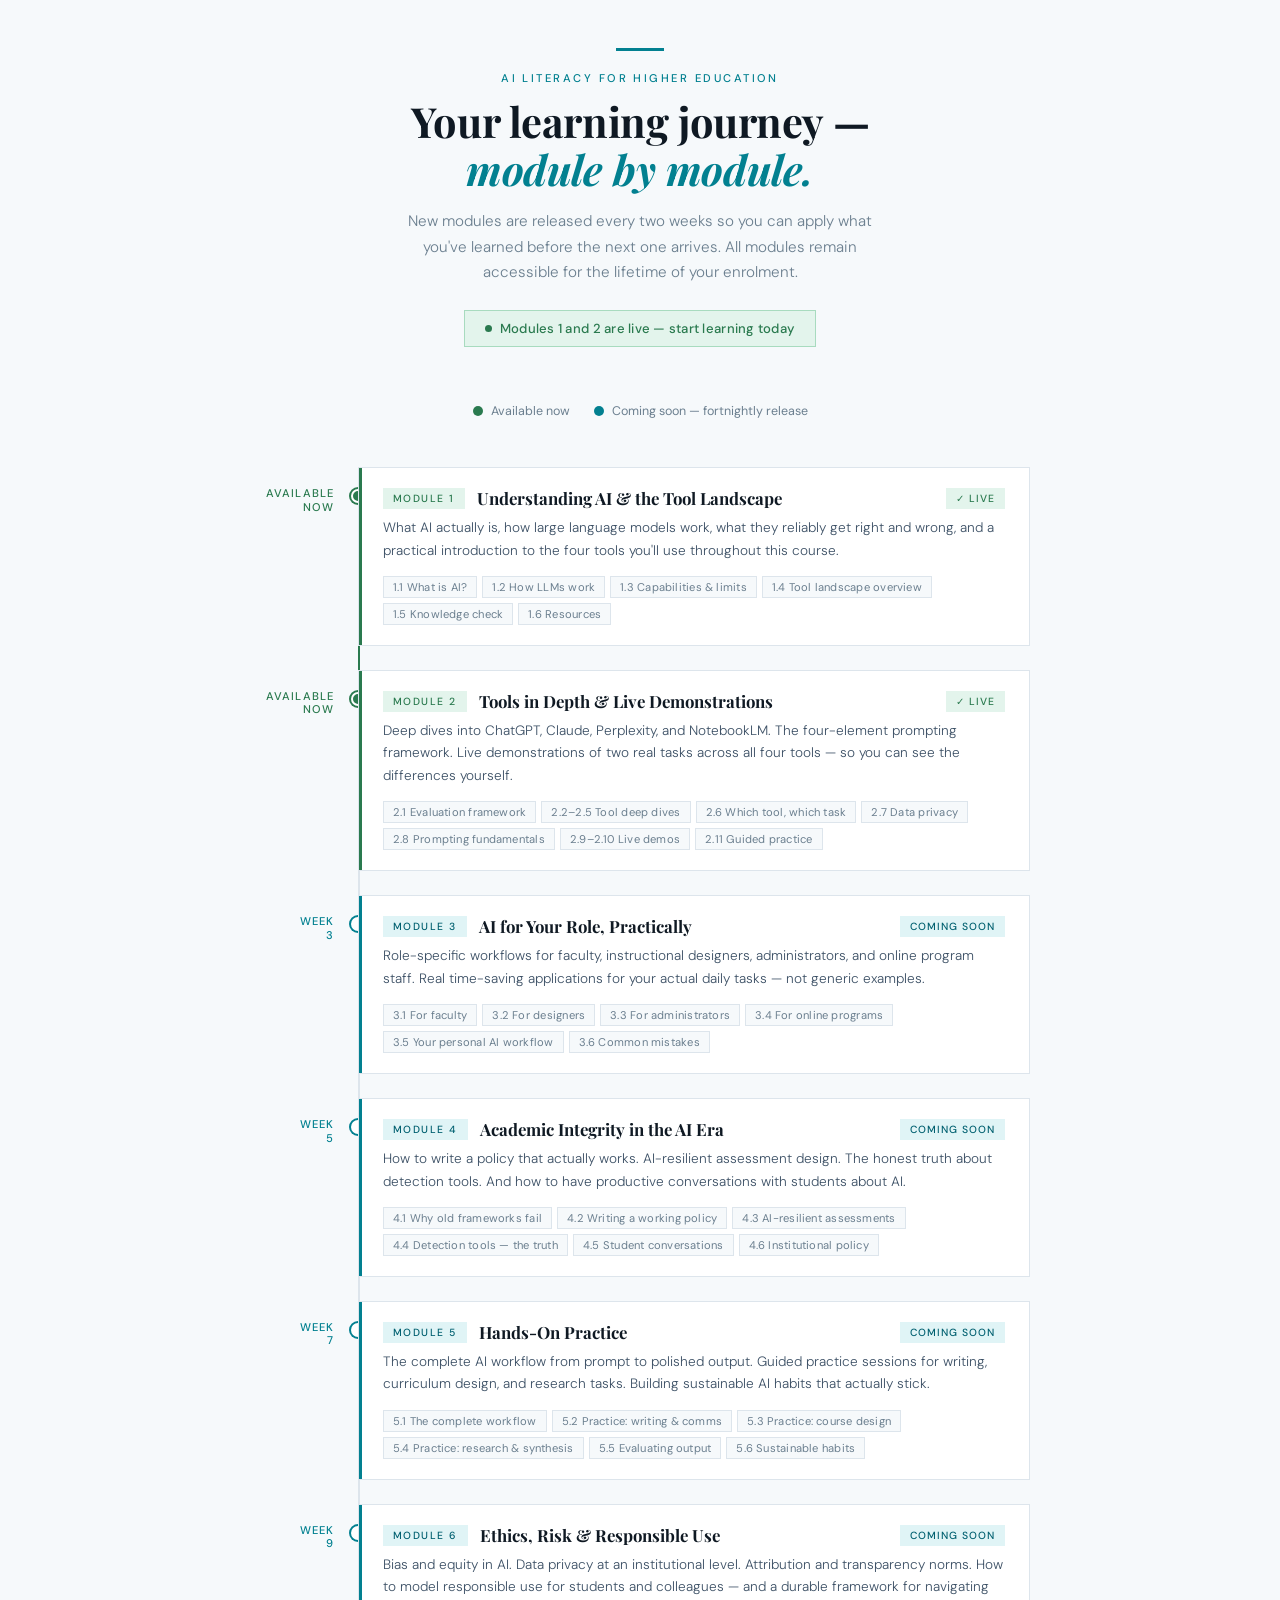
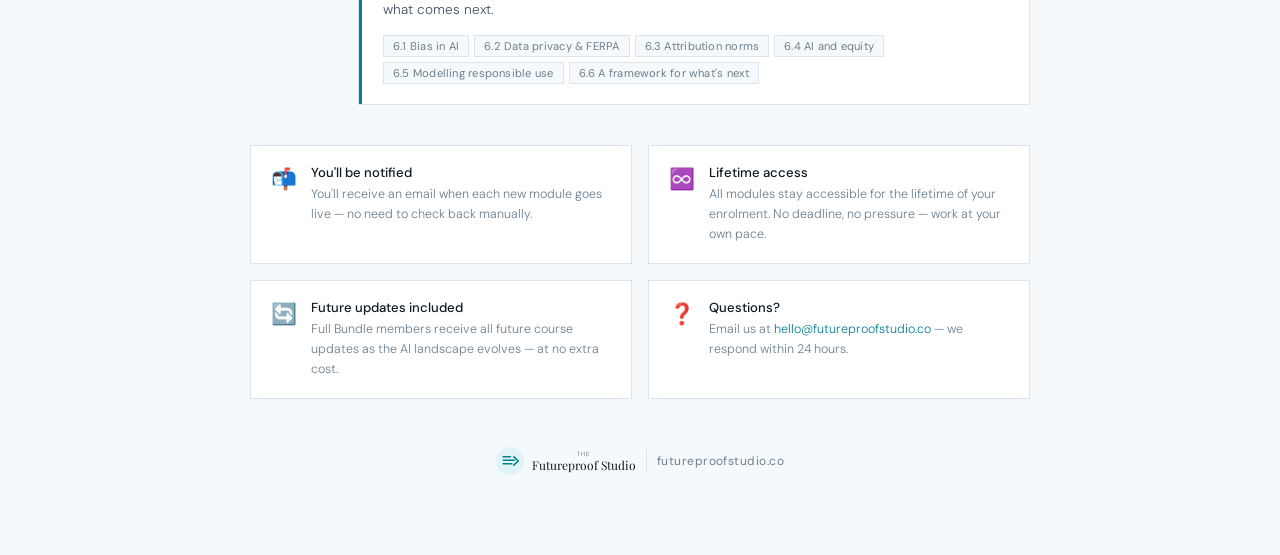
<file: module-release-timeline.html>
<!DOCTYPE html>
<html lang="en">
<head>
<meta charset="UTF-8">
<meta name="viewport" content="width=device-width, initial-scale=1.0">
<title>Course Release Timeline — AI Literacy for Higher Education</title>
<link href="https://fonts.googleapis.com/css2?family=Playfair+Display:ital,wght@0,400;0,700;1,400;1,700&family=DM+Sans:wght@300;400;500&display=swap" rel="stylesheet">
<style>
  :root {
    --ink:      #0f1923;
    --teal:     #028090;
    --teal-lt:  #e0f4f6;
    --teal-dk:  #016070;
    --gold:     #c8922a;
    --gold-lt:  #fdf3e3;
    --slate:    #3d5166;
    --muted:    #6b7f8f;
    --rule:     #dde5ec;
    --bg:       #f6f9fb;
    --white:    #ffffff;
    --green:    #2a7a4f;
    --green-lt: #e3f4ec;
  }

  * { margin:0; padding:0; box-sizing:border-box; }

  body {
    font-family: 'DM Sans', sans-serif;
    background: var(--bg);
    color: var(--ink);
    min-height: 100vh;
    padding: 48px 24px 80px;
  }

  .page {
    max-width: 780px;
    margin: 0 auto;
  }

  /* ── HEADER ── */
  .header {
    text-align: center;
    margin-bottom: 56px;
    position: relative;
  }

  .header::before {
    content: '';
    display: block;
    width: 48px;
    height: 3px;
    background: var(--teal);
    margin: 0 auto 20px;
  }

  .header-eyebrow {
    font-size: 0.7rem;
    letter-spacing: 0.22em;
    text-transform: uppercase;
    color: var(--teal);
    font-weight: 500;
    margin-bottom: 12px;
  }

  .header h1 {
    font-family: 'Playfair Display', serif;
    font-size: clamp(1.8rem, 4vw, 2.6rem);
    font-weight: 700;
    color: var(--ink);
    line-height: 1.15;
    letter-spacing: -0.01em;
    margin-bottom: 16px;
  }

  .header h1 em {
    font-style: italic;
    color: var(--teal);
  }

  .header-sub {
    font-size: 0.95rem;
    color: var(--muted);
    line-height: 1.7;
    max-width: 480px;
    margin: 0 auto 24px;
    font-weight: 300;
  }

  .available-now-banner {
    display: inline-flex;
    align-items: center;
    gap: 8px;
    background: var(--green-lt);
    border: 1px solid #a8dbbf;
    color: var(--green);
    font-size: 0.82rem;
    font-weight: 500;
    padding: 9px 20px;
    letter-spacing: 0.02em;
  }

  .banner-dot {
    width: 7px;
    height: 7px;
    background: var(--green);
    border-radius: 50%;
    animation: blink 2s ease-in-out infinite;
  }

  @keyframes blink {
    0%, 100% { opacity: 1; }
    50% { opacity: 0.3; }
  }

  /* ── LEGEND ── */
  .legend {
    display: flex;
    gap: 24px;
    justify-content: center;
    margin-bottom: 48px;
    flex-wrap: wrap;
  }

  .legend-item {
    display: flex;
    align-items: center;
    gap: 8px;
    font-size: 0.78rem;
    color: var(--muted);
  }

  .legend-dot {
    width: 10px;
    height: 10px;
    border-radius: 50%;
  }

  /* ── TIMELINE ── */
  .timeline {
    position: relative;
  }

  /* Vertical line */
  .timeline::before {
    content: '';
    position: absolute;
    left: 108px;
    top: 24px;
    bottom: 24px;
    width: 2px;
    background: linear-gradient(to bottom, var(--green) 0%, var(--green) 28%, var(--rule) 28%, var(--rule) 100%);
  }

  .timeline-item {
    display: grid;
    grid-template-columns: 108px 1fr;
    gap: 0;
    margin-bottom: 24px;
    position: relative;
  }

  .timeline-item:last-child {
    margin-bottom: 0;
  }

  /* ── TIME LABEL ── */
  .time-col {
    display: flex;
    flex-direction: column;
    align-items: flex-end;
    padding-right: 24px;
    padding-top: 20px;
    position: relative;
  }

  .time-week {
    font-size: 0.7rem;
    font-weight: 500;
    letter-spacing: 0.1em;
    text-transform: uppercase;
    line-height: 1.2;
    text-align: right;
  }

  .time-node {
    width: 14px;
    height: 14px;
    border-radius: 50%;
    border: 2px solid var(--white);
    position: absolute;
    right: -7px;
    top: 22px;
    box-shadow: 0 0 0 2px currentColor;
  }

  /* ── CARD ── */
  .card {
    background: var(--white);
    border: 1px solid var(--rule);
    padding: 20px 24px;
    position: relative;
    transition: box-shadow 0.2s;
  }

  .card:hover {
    box-shadow: 0 4px 20px rgba(0,0,0,0.07);
  }

  .card::before {
    content: '';
    position: absolute;
    left: 0;
    top: 0;
    bottom: 0;
    width: 3px;
  }

  .card-top {
    display: flex;
    align-items: flex-start;
    justify-content: space-between;
    gap: 12px;
    margin-bottom: 8px;
  }

  .module-badge {
    font-size: 0.65rem;
    font-weight: 500;
    letter-spacing: 0.14em;
    text-transform: uppercase;
    padding: 4px 10px;
    flex-shrink: 0;
  }

  .card-title {
    font-family: 'Playfair Display', serif;
    font-size: 1.05rem;
    font-weight: 700;
    color: var(--ink);
    line-height: 1.25;
    flex: 1;
  }

  .status-pill {
    font-size: 0.65rem;
    font-weight: 500;
    letter-spacing: 0.1em;
    text-transform: uppercase;
    padding: 4px 10px;
    flex-shrink: 0;
  }

  .card-desc {
    font-size: 0.85rem;
    color: var(--slate);
    line-height: 1.65;
    margin-bottom: 14px;
    font-weight: 300;
  }

  .lessons-grid {
    display: flex;
    flex-wrap: wrap;
    gap: 5px;
  }

  .lesson-tag {
    font-size: 0.7rem;
    color: var(--muted);
    background: var(--bg);
    border: 1px solid var(--rule);
    padding: 3px 9px;
    letter-spacing: 0.02em;
  }

  /* Available now cards */
  .card.available::before { background: var(--green); }
  .card.available .module-badge { background: var(--green-lt); color: var(--green); }
  .card.available .status-pill { background: var(--green-lt); color: var(--green); }
  .time-col.available .time-week { color: var(--green); }
  .time-col.available .time-node { color: var(--green); background: var(--green); }

  /* Upcoming cards */
  .card.upcoming::before { background: var(--teal); }
  .card.upcoming .module-badge { background: var(--teal-lt); color: var(--teal-dk); }
  .card.upcoming .status-pill { background: var(--teal-lt); color: var(--teal-dk); }
  .time-col.upcoming .time-week { color: var(--teal); }
  .time-col.upcoming .time-node { color: var(--teal); background: var(--white); }

  /* ── FOOTER NOTE ── */
  .footer-note {
    margin-top: 40px;
    display: grid;
    grid-template-columns: 1fr 1fr;
    gap: 16px;
  }

  .note-card {
    background: var(--white);
    border: 1px solid var(--rule);
    padding: 18px 20px;
    display: flex;
    gap: 14px;
    align-items: flex-start;
  }

  .note-icon {
    font-size: 1.3rem;
    flex-shrink: 0;
    margin-top: 1px;
  }

  .note-title {
    font-size: 0.82rem;
    font-weight: 500;
    color: var(--ink);
    margin-bottom: 4px;
  }

  .note-body {
    font-size: 0.78rem;
    color: var(--muted);
    line-height: 1.6;
    font-weight: 300;
  }

  /* ── BRANDING ── */
  .brand-footer {
    text-align: center;
    margin-top: 48px;
    display: flex;
    align-items: center;
    justify-content: center;
    gap: 10px;
  }

  .brand-logo {
    display: flex;
    align-items: center;
    gap: 8px;
  }

  .brand-wordmark {
    display: flex;
    flex-direction: column;
    line-height: 1;
    gap: 2px;
  }

  .brand-the {
    font-size: 6px;
    letter-spacing: 0.2em;
    text-transform: uppercase;
    color: var(--muted);
  }

  .brand-name {
    font-family: 'Playfair Display', serif;
    font-size: 12px;
    color: var(--ink);
  }

  .brand-divider {
    width: 1px;
    height: 24px;
    background: var(--rule);
  }

  .brand-url {
    font-size: 0.75rem;
    color: var(--muted);
    letter-spacing: 0.04em;
    text-decoration: none;
  }

  /* Print / export */
  @media print {
    body { background: white; padding: 24px; }
    .card:hover { box-shadow: none; }
  }

  @media (max-width: 600px) {
    .timeline::before { left: 72px; }
    .timeline-item { grid-template-columns: 72px 1fr; }
    .time-col { padding-right: 18px; }
    .time-node { right: -7px; }
    .footer-note { grid-template-columns: 1fr; }
    .card-top { flex-wrap: wrap; }
  }
</style>
</head>
<body>
<div class="page">

  <!-- HEADER -->
  <div class="header">
    <div class="header-eyebrow">AI Literacy for Higher Education</div>
    <h1>Your learning journey —<br><em>module by module.</em></h1>
    <p class="header-sub">New modules are released every two weeks so you can apply what you've learned before the next one arrives. All modules remain accessible for the lifetime of your enrolment.</p>
    <div class="available-now-banner">
      <div class="banner-dot"></div>
      Modules 1 and 2 are live — start learning today
    </div>
  </div>

  <!-- LEGEND -->
  <div class="legend">
    <div class="legend-item">
      <div class="legend-dot" style="background: var(--green);"></div>
      Available now
    </div>
    <div class="legend-item">
      <div class="legend-dot" style="background: var(--teal);"></div>
      Coming soon — fortnightly release
    </div>
  </div>

  <!-- TIMELINE -->
  <div class="timeline">

    <!-- MODULE 1 -->
    <div class="timeline-item">
      <div class="time-col available">
        <div class="time-week">Available<br>now</div>
        <div class="time-node"></div>
      </div>
      <div class="card available">
        <div class="card-top">
          <span class="module-badge">Module 1</span>
          <div class="card-title">Understanding AI &amp; the Tool Landscape</div>
          <span class="status-pill">✓ Live</span>
        </div>
        <p class="card-desc">What AI actually is, how large language models work, what they reliably get right and wrong, and a practical introduction to the four tools you'll use throughout this course.</p>
        <div class="lessons-grid">
          <span class="lesson-tag">1.1 What is AI?</span>
          <span class="lesson-tag">1.2 How LLMs work</span>
          <span class="lesson-tag">1.3 Capabilities &amp; limits</span>
          <span class="lesson-tag">1.4 Tool landscape overview</span>
          <span class="lesson-tag">1.5 Knowledge check</span>
          <span class="lesson-tag">1.6 Resources</span>
        </div>
      </div>
    </div>

    <!-- MODULE 2 -->
    <div class="timeline-item">
      <div class="time-col available">
        <div class="time-week">Available<br>now</div>
        <div class="time-node"></div>
      </div>
      <div class="card available">
        <div class="card-top">
          <span class="module-badge">Module 2</span>
          <div class="card-title">Tools in Depth &amp; Live Demonstrations</div>
          <span class="status-pill">✓ Live</span>
        </div>
        <p class="card-desc">Deep dives into ChatGPT, Claude, Perplexity, and NotebookLM. The four-element prompting framework. Live demonstrations of two real tasks across all four tools — so you can see the differences yourself.</p>
        <div class="lessons-grid">
          <span class="lesson-tag">2.1 Evaluation framework</span>
          <span class="lesson-tag">2.2–2.5 Tool deep dives</span>
          <span class="lesson-tag">2.6 Which tool, which task</span>
          <span class="lesson-tag">2.7 Data privacy</span>
          <span class="lesson-tag">2.8 Prompting fundamentals</span>
          <span class="lesson-tag">2.9–2.10 Live demos</span>
          <span class="lesson-tag">2.11 Guided practice</span>
        </div>
      </div>
    </div>

    <!-- MODULE 3 -->
    <div class="timeline-item">
      <div class="time-col upcoming">
        <div class="time-week">Week<br>3</div>
        <div class="time-node"></div>
      </div>
      <div class="card upcoming">
        <div class="card-top">
          <span class="module-badge">Module 3</span>
          <div class="card-title">AI for Your Role, Practically</div>
          <span class="status-pill">Coming soon</span>
        </div>
        <p class="card-desc">Role-specific workflows for faculty, instructional designers, administrators, and online program staff. Real time-saving applications for your actual daily tasks — not generic examples.</p>
        <div class="lessons-grid">
          <span class="lesson-tag">3.1 For faculty</span>
          <span class="lesson-tag">3.2 For designers</span>
          <span class="lesson-tag">3.3 For administrators</span>
          <span class="lesson-tag">3.4 For online programs</span>
          <span class="lesson-tag">3.5 Your personal AI workflow</span>
          <span class="lesson-tag">3.6 Common mistakes</span>
        </div>
      </div>
    </div>

    <!-- MODULE 4 -->
    <div class="timeline-item">
      <div class="time-col upcoming">
        <div class="time-week">Week<br>5</div>
        <div class="time-node"></div>
      </div>
      <div class="card upcoming">
        <div class="card-top">
          <span class="module-badge">Module 4</span>
          <div class="card-title">Academic Integrity in the AI Era</div>
          <span class="status-pill">Coming soon</span>
        </div>
        <p class="card-desc">How to write a policy that actually works. AI-resilient assessment design. The honest truth about detection tools. And how to have productive conversations with students about AI.</p>
        <div class="lessons-grid">
          <span class="lesson-tag">4.1 Why old frameworks fail</span>
          <span class="lesson-tag">4.2 Writing a working policy</span>
          <span class="lesson-tag">4.3 AI-resilient assessments</span>
          <span class="lesson-tag">4.4 Detection tools — the truth</span>
          <span class="lesson-tag">4.5 Student conversations</span>
          <span class="lesson-tag">4.6 Institutional policy</span>
        </div>
      </div>
    </div>

    <!-- MODULE 5 -->
    <div class="timeline-item">
      <div class="time-col upcoming">
        <div class="time-week">Week<br>7</div>
        <div class="time-node"></div>
      </div>
      <div class="card upcoming">
        <div class="card-top">
          <span class="module-badge">Module 5</span>
          <div class="card-title">Hands-On Practice</div>
          <span class="status-pill">Coming soon</span>
        </div>
        <p class="card-desc">The complete AI workflow from prompt to polished output. Guided practice sessions for writing, curriculum design, and research tasks. Building sustainable AI habits that actually stick.</p>
        <div class="lessons-grid">
          <span class="lesson-tag">5.1 The complete workflow</span>
          <span class="lesson-tag">5.2 Practice: writing &amp; comms</span>
          <span class="lesson-tag">5.3 Practice: course design</span>
          <span class="lesson-tag">5.4 Practice: research &amp; synthesis</span>
          <span class="lesson-tag">5.5 Evaluating output</span>
          <span class="lesson-tag">5.6 Sustainable habits</span>
        </div>
      </div>
    </div>

    <!-- MODULE 6 -->
    <div class="timeline-item">
      <div class="time-col upcoming">
        <div class="time-week">Week<br>9</div>
        <div class="time-node"></div>
      </div>
      <div class="card upcoming">
        <div class="card-top">
          <span class="module-badge">Module 6</span>
          <div class="card-title">Ethics, Risk &amp; Responsible Use</div>
          <span class="status-pill">Coming soon</span>
        </div>
        <p class="card-desc">Bias and equity in AI. Data privacy at an institutional level. Attribution and transparency norms. How to model responsible use for students and colleagues — and a durable framework for navigating what comes next.</p>
        <div class="lessons-grid">
          <span class="lesson-tag">6.1 Bias in AI</span>
          <span class="lesson-tag">6.2 Data privacy &amp; FERPA</span>
          <span class="lesson-tag">6.3 Attribution norms</span>
          <span class="lesson-tag">6.4 AI and equity</span>
          <span class="lesson-tag">6.5 Modelling responsible use</span>
          <span class="lesson-tag">6.6 A framework for what's next</span>
        </div>
      </div>
    </div>

  </div>

  <!-- FOOTER NOTES -->
  <div class="footer-note">
    <div class="note-card">
      <div class="note-icon">📬</div>
      <div>
        <div class="note-title">You'll be notified</div>
        <div class="note-body">You'll receive an email when each new module goes live — no need to check back manually.</div>
      </div>
    </div>
    <div class="note-card">
      <div class="note-icon">♾️</div>
      <div>
        <div class="note-title">Lifetime access</div>
        <div class="note-body">All modules stay accessible for the lifetime of your enrolment. No deadline, no pressure — work at your own pace.</div>
      </div>
    </div>
    <div class="note-card">
      <div class="note-icon">🔄</div>
      <div>
        <div class="note-title">Future updates included</div>
        <div class="note-body">Full Bundle members receive all future course updates as the AI landscape evolves — at no extra cost.</div>
      </div>
    </div>
    <div class="note-card">
      <div class="note-icon">❓</div>
      <div>
        <div class="note-title">Questions?</div>
        <div class="note-body">Email us at <a href="mailto:hello@futureproofstudio.co" style="color: var(--teal); text-decoration:none;">hello@futureproofstudio.co</a> — we respond within 24 hours.</div>
      </div>
    </div>
  </div>

  <!-- BRAND FOOTER -->
  <div class="brand-footer">
    <div class="brand-logo">
      <svg width="28" height="28" viewBox="0 0 44 44" fill="none">
        <circle cx="22" cy="22" r="22" fill="#e0f4f6"/>
        <rect x="10" y="14" width="14" height="2.5" rx="1.25" fill="#028090"/>
        <rect x="10" y="19.5" width="20" height="2.5" rx="1.25" fill="#028090"/>
        <rect x="10" y="25" width="16" height="2.5" rx="1.25" fill="#028090"/>
        <path d="M28 15.5 L35 22 L28 28.5" stroke="#028090" stroke-width="2.5" stroke-linecap="round" stroke-linejoin="round" fill="none"/>
      </svg>
      <div class="brand-wordmark">
        <span class="brand-the">The</span>
        <span class="brand-name">Futureproof Studio</span>
      </div>
    </div>
    <div class="brand-divider"></div>
    <a href="https://futureproofstudio.co" class="brand-url">futureproofstudio.co</a>
  </div>

</div>
</body>
</html>
</file>
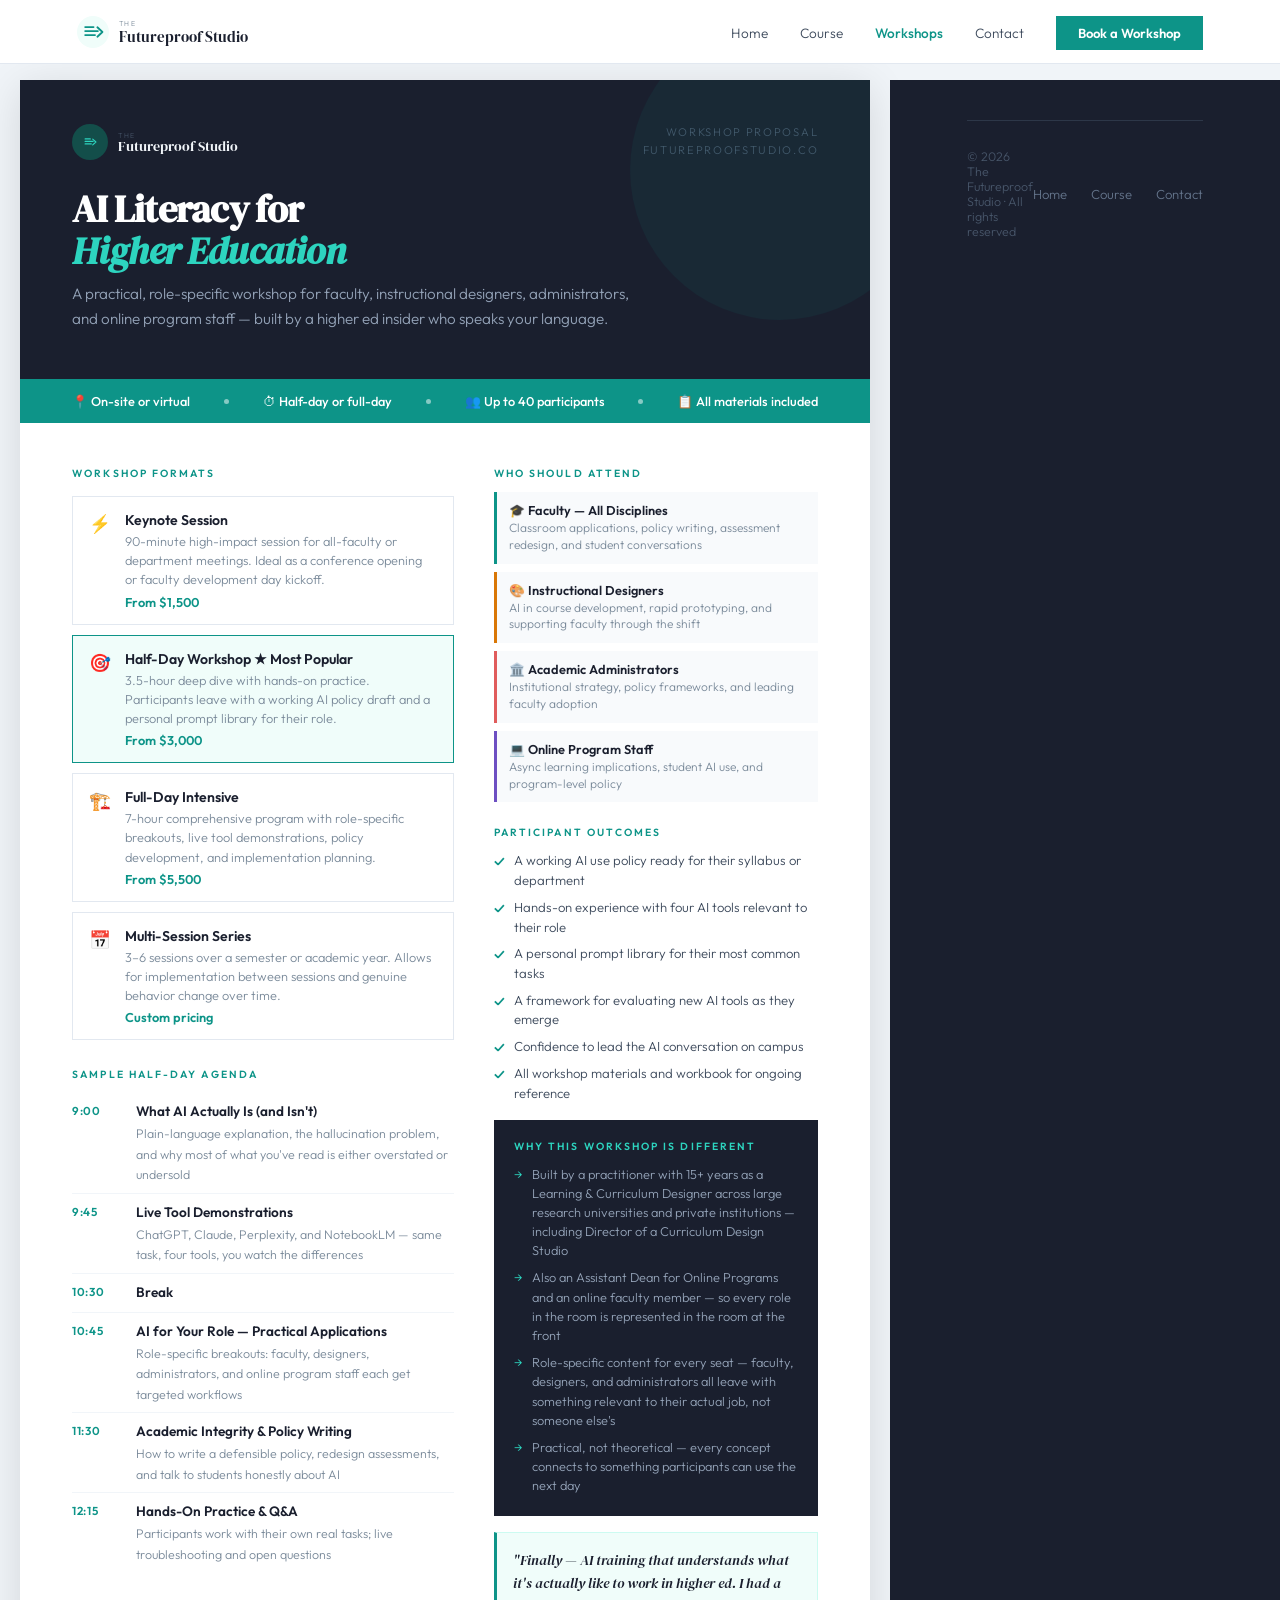
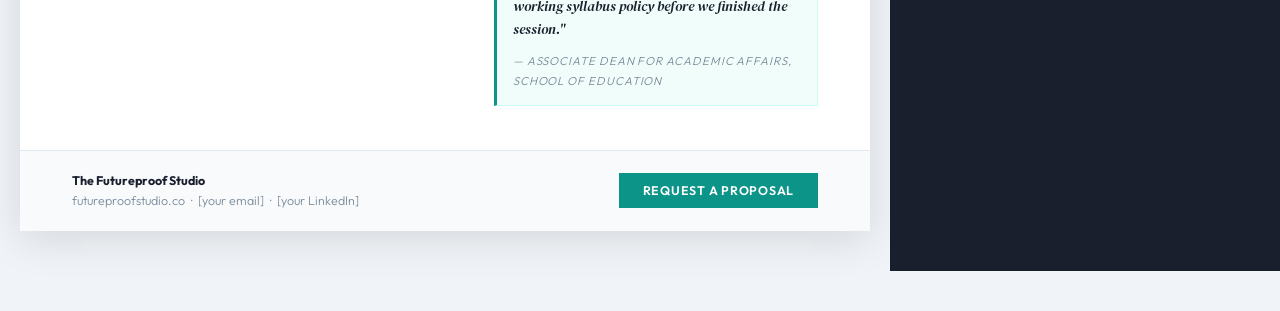
<file: workshops.html>
<!DOCTYPE html>
<html lang="en">
<head>
<meta charset="UTF-8">
<meta name="viewport" content="width=device-width, initial-scale=1.0">
<title>Workshops & Institutional Training — The Futureproof Studio</title>
<meta name="description" content="Book an AI literacy workshop for your institution. Half-day, full-day, and keynote formats for faculty, administrators, and instructional designers. From $1,500.">
<meta property="og:title" content="AI Literacy Workshops — The Futureproof Studio">
<meta property="og:description" content="Practical AI literacy workshops for higher education institutions. Role-specific content for every seat in the room.">
<meta property="og:url" content="https://futureproofstudio.co/workshops.html">
<link rel="canonical" href="https://futureproofstudio.co/workshops.html">
<link rel="icon" type="image/svg+xml" href="favicon.svg">
<link href="https://fonts.googleapis.com/css2?family=DM+Serif+Display:ital@0;1&family=Outfit:wght@300;400;500;600&display=swap" rel="stylesheet">
<style>
  * { margin:0; padding:0; box-sizing:border-box; }

  body {
    font-family: 'Outfit', sans-serif;
    font-weight: 300;
    background: #f0f4f8;
    display: flex;
    justify-content: center;
    padding: 40px 20px;
  }

  .page {
    width: 850px;
    background: white;
    box-shadow: 0 8px 40px rgba(0,0,0,0.12);
  }

  /* ── HEADER ── */
  .header {
    background: #1a1f2e;
    padding: 44px 52px 36px;
    position: relative;
    overflow: hidden;
  }

  .header::after {
    content: '';
    position: absolute;
    right: -60px; top: -60px;
    width: 300px; height: 300px;
    border-radius: 50%;
    background: rgba(13,148,136,0.08);
  }

  .header-top {
    display: flex;
    justify-content: space-between;
    align-items: flex-start;
    margin-bottom: 28px;
  }

  .logo-mark {
    display: flex;
    align-items: center;
    gap: 10px;
  }

  .logo-icon-wrap {
    width: 36px; height: 36px;
    background: #134e4a;
    border-radius: 50%;
    display: flex; align-items: center; justify-content: center;
    flex-shrink: 0;
  }

  .logo-text {
    display: flex;
    flex-direction: column;
    line-height: 1;
  }

  .logo-the {
    font-size: 7px;
    letter-spacing: 0.2em;
    text-transform: uppercase;
    color: #475569;
    font-family: 'Outfit', sans-serif;
  }

  .logo-name {
    font-family: 'DM Serif Display', serif;
    font-size: 14px;
    color: #f1f5f9;
  }

  .doc-label {
    font-size: 0.7rem;
    letter-spacing: 0.15em;
    text-transform: uppercase;
    color: #475569;
    text-align: right;
    line-height: 1.6;
  }

  .header h1 {
    font-family: 'DM Serif Display', serif;
    font-size: 2.4rem;
    color: white;
    line-height: 1.1;
    letter-spacing: -0.02em;
    margin-bottom: 10px;
  }

  .header h1 em {
    font-style: italic;
    color: #2dd4bf;
  }

  .header-sub {
    font-size: 0.95rem;
    color: #94a3b8;
    font-weight: 300;
    line-height: 1.6;
    max-width: 560px;
  }

  /* ── TEAL STRIP ── */
  .teal-strip {
    background: #0d9488;
    padding: 14px 52px;
    display: flex;
    justify-content: space-between;
    align-items: center;
  }

  .strip-item {
    display: flex;
    align-items: center;
    gap: 8px;
    font-size: 0.8rem;
    color: white;
    font-weight: 500;
  }

  .strip-dot {
    width: 5px; height: 5px;
    background: rgba(255,255,255,0.5);
    border-radius: 50%;
  }

  /* ── BODY ── */
  .body {
    padding: 44px 52px;
    display: grid;
    grid-template-columns: 1fr 0.85fr;
    gap: 40px;
  }

  /* ── LEFT COLUMN ── */
  .section-label {
    font-size: 0.65rem;
    letter-spacing: 0.2em;
    text-transform: uppercase;
    color: #0d9488;
    font-weight: 600;
    margin-bottom: 12px;
  }

  h2 {
    font-family: 'DM Serif Display', serif;
    font-size: 1.25rem;
    color: #1a1f2e;
    margin-bottom: 14px;
    line-height: 1.2;
  }

  p {
    font-size: 0.88rem;
    color: #3d4a5c;
    line-height: 1.7;
    margin-bottom: 12px;
  }

  /* Formats */
  .format-grid {
    display: flex;
    flex-direction: column;
    gap: 10px;
    margin-top: 16px;
  }

  .format-card {
    border: 1px solid #e2e8f0;
    padding: 14px 16px;
    display: flex;
    gap: 14px;
    align-items: flex-start;
  }

  .format-card.featured {
    border-color: #0d9488;
    background: #f0fdfa;
  }

  .format-icon {
    font-size: 1.1rem;
    flex-shrink: 0;
    margin-top: 1px;
  }

  .format-title {
    font-size: 0.88rem;
    font-weight: 600;
    color: #1a1f2e;
    margin-bottom: 3px;
  }

  .format-desc {
    font-size: 0.8rem;
    color: #7a8a9a;
    line-height: 1.5;
    margin: 0;
  }

  .format-price {
    font-size: 0.8rem;
    font-weight: 600;
    color: #0d9488;
    margin-top: 4px;
  }

  /* Agenda */
  .agenda {
    margin-top: 6px;
  }

  .agenda-item {
    display: flex;
    gap: 12px;
    padding: 9px 0;
    border-bottom: 1px solid #f1f5f9;
    align-items: flex-start;
  }

  .agenda-item:last-child { border-bottom: none; }

  .agenda-time {
    font-size: 0.72rem;
    font-weight: 600;
    color: #0d9488;
    letter-spacing: 0.05em;
    white-space: nowrap;
    padding-top: 1px;
    min-width: 52px;
  }

  .agenda-content strong {
    display: block;
    font-size: 0.85rem;
    font-weight: 600;
    color: #1a1f2e;
    margin-bottom: 2px;
  }

  .agenda-content span {
    font-size: 0.78rem;
    color: #7a8a9a;
    line-height: 1.4;
  }

  /* ── RIGHT COLUMN ── */
  .right-col { }

  /* Who attends */
  .audience-list {
    display: flex;
    flex-direction: column;
    gap: 8px;
    margin-top: 6px;
  }

  .audience-item {
    display: flex;
    gap: 10px;
    align-items: flex-start;
    padding: 10px 12px;
    background: #f8fafc;
    border-left: 3px solid;
  }

  .audience-item:nth-child(1) { border-color: #0d9488; }
  .audience-item:nth-child(2) { border-color: #d97706; }
  .audience-item:nth-child(3) { border-color: #e05c5c; }
  .audience-item:nth-child(4) { border-color: #6d4fc2; }

  .audience-role {
    font-size: 0.8rem;
    font-weight: 600;
    color: #1a1f2e;
    display: block;
    margin-bottom: 2px;
  }

  .audience-why {
    font-size: 0.75rem;
    color: #7a8a9a;
    line-height: 1.4;
    margin: 0;
  }

  /* Outcomes */
  .outcomes {
    margin-top: 6px;
    display: flex;
    flex-direction: column;
    gap: 7px;
  }

  .outcome-item {
    display: flex;
    gap: 9px;
    align-items: flex-start;
    font-size: 0.82rem;
    color: #3d4a5c;
    line-height: 1.5;
  }

  .outcome-check {
    color: #0d9488;
    font-weight: 700;
    font-size: 0.8rem;
    flex-shrink: 0;
    margin-top: 1px;
  }

  /* Differentiators */
  .diff-box {
    background: #1a1f2e;
    padding: 20px;
    margin-top: 16px;
  }

  .diff-box .section-label { color: #2dd4bf; }

  .diff-item {
    display: flex;
    gap: 10px;
    font-size: 0.8rem;
    color: #94a3b8;
    line-height: 1.5;
    margin-bottom: 8px;
  }

  .diff-item:last-child { margin-bottom: 0; }
  .diff-arrow { color: #2dd4bf; flex-shrink: 0; }

  /* Testimonial */
  .testimonial {
    background: #f0fdfa;
    border: 1px solid #ccfbf1;
    border-left: 3px solid #0d9488;
    padding: 16px;
    margin-top: 16px;
  }

  .testimonial blockquote {
    font-family: 'DM Serif Display', serif;
    font-style: italic;
    font-size: 0.9rem;
    color: #1a1f2e;
    line-height: 1.6;
    margin-bottom: 8px;
  }

  .testimonial cite {
    font-size: 0.72rem;
    color: #7a8a9a;
    text-transform: uppercase;
    letter-spacing: 0.08em;
  }

  /* ── FOOTER ── */
  .footer {
    background: #f8fafc;
    border-top: 1px solid #e2e8f0;
    padding: 20px 52px;
    display: flex;
    justify-content: space-between;
    align-items: center;
  }

  .footer-contact {
    font-size: 0.78rem;
    color: #7a8a9a;
    line-height: 1.6;
  }

  .footer-contact strong { color: #1a1f2e; }

  .footer-cta {
    background: #0d9488;
    color: white;
    padding: 10px 24px;
    font-size: 0.78rem;
    font-weight: 600;
    letter-spacing: 0.06em;
    text-transform: uppercase;
    text-decoration: none;
  }

  @media print {
    body { background: white; padding: 0; }
    .page { box-shadow: none; }
  }
</style>
</head>
<body>

<nav style="position:fixed; top:0; left:0; right:0; z-index:100; background:rgba(255,255,255,0.95); backdrop-filter:blur(10px); border-bottom:1px solid #e2e8f0; padding:0 6vw; height:64px; display:flex; align-items:center; justify-content:space-between;">
  <a href="index.html" style="display:flex; align-items:center; gap:10px; text-decoration:none;">
    <svg width="32" height="32" viewBox="0 0 44 44" fill="none">
      <circle cx="22" cy="22" r="22" fill="#f0fdfa"/>
      <rect x="10" y="14" width="14" height="2.5" rx="1.25" fill="#0d9488"/>
      <rect x="10" y="19.5" width="20" height="2.5" rx="1.25" fill="#0d9488"/>
      <rect x="10" y="25" width="16" height="2.5" rx="1.25" fill="#0d9488"/>
      <path d="M28 15.5 L35 22 L28 28.5" stroke="#0d9488" stroke-width="2.5" stroke-linecap="round" stroke-linejoin="round" fill="none"/>
    </svg>
    <div style="display:flex; flex-direction:column; line-height:1; gap:2px;">
      <span style="font-size:7px; letter-spacing:0.22em; text-transform:uppercase; color:#7a8a9a; font-family:'Outfit',sans-serif;">The</span>
      <span style="font-family:'DM Serif Display',serif; font-size:15px; color:#1a1f2e;">Futureproof Studio</span>
    </div>
  </a>
  <ul style="display:flex; align-items:center; gap:32px; list-style:none;">
    <li><a href="index.html" style="font-size:0.85rem; color:#3d4a5c; text-decoration:none;">Home</a></li>
    <li><a href="course.html" style="font-size:0.85rem; color:#3d4a5c; text-decoration:none;">Course</a></li>
    <li><a href="workshops.html" style="font-size:0.85rem; color:#0d9488; font-weight:500; text-decoration:none;">Workshops</a></li>
    <li><a href="contact.html" style="font-size:0.85rem; color:#3d4a5c; text-decoration:none;">Contact</a></li>
    <li><a href="contact.html#book" style="background:#0d9488; color:white; padding:9px 22px; font-size:0.82rem; font-weight:600; text-decoration:none;">Book a Workshop</a></li>
  </ul>
</nav>
<div style="height:64px;"></div>

<div style="max-width:900px; margin:40px auto; padding:0 20px;">
<div class="page">

  <!-- HEADER -->
  <div class="header">
    <div class="header-top">
      <div class="logo-mark">
        <div class="logo-icon-wrap">
          <svg width="20" height="20" viewBox="0 0 44 44" fill="none">
            <rect x="10" y="14" width="14" height="2.5" rx="1.25" fill="#2dd4bf"/>
            <rect x="10" y="19.5" width="20" height="2.5" rx="1.25" fill="#2dd4bf"/>
            <rect x="10" y="25" width="16" height="2.5" rx="1.25" fill="#2dd4bf"/>
            <path d="M28 15.5 L35 22 L28 28.5" stroke="#2dd4bf" stroke-width="2.5" stroke-linecap="round" stroke-linejoin="round" fill="none"/>
          </svg>
        </div>
        <div class="logo-text">
          <span class="logo-the">The</span>
          <span class="logo-name">Futureproof Studio</span>
        </div>
      </div>
      <div class="doc-label">
        Workshop Proposal<br>
        futureproofstudio.co
      </div>
    </div>
    <h1>AI Literacy for<br><em>Higher Education</em></h1>
    <p class="header-sub">A practical, role-specific workshop for faculty, instructional designers, administrators, and online program staff — built by a higher ed insider who speaks your language.</p>
  </div>

  <!-- TEAL STRIP -->
  <div class="teal-strip">
    <div class="strip-item">📍 On-site or virtual</div>
    <div class="strip-dot"></div>
    <div class="strip-item">⏱ Half-day or full-day</div>
    <div class="strip-dot"></div>
    <div class="strip-item">👥 Up to 40 participants</div>
    <div class="strip-dot"></div>
    <div class="strip-item">📋 All materials included</div>
  </div>

  <!-- BODY -->
  <div class="body">

    <!-- LEFT -->
    <div class="left-col">

      <div class="section-label">Workshop Formats</div>
      <div class="format-grid">

        <div class="format-card">
          <div class="format-icon">⚡</div>
          <div>
            <div class="format-title">Keynote Session</div>
            <p class="format-desc">90-minute high-impact session for all-faculty or department meetings. Ideal as a conference opening or faculty development day kickoff.</p>
            <div class="format-price">From $1,500</div>
          </div>
        </div>

        <div class="format-card featured">
          <div class="format-icon">🎯</div>
          <div>
            <div class="format-title">Half-Day Workshop ★ Most Popular</div>
            <p class="format-desc">3.5-hour deep dive with hands-on practice. Participants leave with a working AI policy draft and a personal prompt library for their role.</p>
            <div class="format-price">From $3,000</div>
          </div>
        </div>

        <div class="format-card">
          <div class="format-icon">🏗️</div>
          <div>
            <div class="format-title">Full-Day Intensive</div>
            <p class="format-desc">7-hour comprehensive program with role-specific breakouts, live tool demonstrations, policy development, and implementation planning.</p>
            <div class="format-price">From $5,500</div>
          </div>
        </div>

        <div class="format-card">
          <div class="format-icon">📅</div>
          <div>
            <div class="format-title">Multi-Session Series</div>
            <p class="format-desc">3–6 sessions over a semester or academic year. Allows for implementation between sessions and genuine behavior change over time.</p>
            <div class="format-price">Custom pricing</div>
          </div>
        </div>

      </div>

      <div style="margin-top: 28px;">
        <div class="section-label">Sample Half-Day Agenda</div>
        <div class="agenda">
          <div class="agenda-item">
            <div class="agenda-time">9:00</div>
            <div class="agenda-content">
              <strong>What AI Actually Is (and Isn't)</strong>
              <span>Plain-language explanation, the hallucination problem, and why most of what you've read is either overstated or undersold</span>
            </div>
          </div>
          <div class="agenda-item">
            <div class="agenda-time">9:45</div>
            <div class="agenda-content">
              <strong>Live Tool Demonstrations</strong>
              <span>ChatGPT, Claude, Perplexity, and NotebookLM — same task, four tools, you watch the differences</span>
            </div>
          </div>
          <div class="agenda-item">
            <div class="agenda-time">10:30</div>
            <div class="agenda-content">
              <strong>Break</strong>
              <span></span>
            </div>
          </div>
          <div class="agenda-item">
            <div class="agenda-time">10:45</div>
            <div class="agenda-content">
              <strong>AI for Your Role — Practical Applications</strong>
              <span>Role-specific breakouts: faculty, designers, administrators, and online program staff each get targeted workflows</span>
            </div>
          </div>
          <div class="agenda-item">
            <div class="agenda-time">11:30</div>
            <div class="agenda-content">
              <strong>Academic Integrity & Policy Writing</strong>
              <span>How to write a defensible policy, redesign assessments, and talk to students honestly about AI</span>
            </div>
          </div>
          <div class="agenda-item">
            <div class="agenda-time">12:15</div>
            <div class="agenda-content">
              <strong>Hands-On Practice & Q&A</strong>
              <span>Participants work with their own real tasks; live troubleshooting and open questions</span>
            </div>
          </div>
        </div>
      </div>

    </div>

    <!-- RIGHT -->
    <div class="right-col">

      <div class="section-label">Who Should Attend</div>
      <div class="audience-list">
        <div class="audience-item">
          <div>
            <span class="audience-role">🎓 Faculty — All Disciplines</span>
            <p class="audience-why">Classroom applications, policy writing, assessment redesign, and student conversations</p>
          </div>
        </div>
        <div class="audience-item">
          <div>
            <span class="audience-role">🎨 Instructional Designers</span>
            <p class="audience-why">AI in course development, rapid prototyping, and supporting faculty through the shift</p>
          </div>
        </div>
        <div class="audience-item">
          <div>
            <span class="audience-role">🏛️ Academic Administrators</span>
            <p class="audience-why">Institutional strategy, policy frameworks, and leading faculty adoption</p>
          </div>
        </div>
        <div class="audience-item">
          <div>
            <span class="audience-role">💻 Online Program Staff</span>
            <p class="audience-why">Async learning implications, student AI use, and program-level policy</p>
          </div>
        </div>
      </div>

      <div style="margin-top: 24px;">
        <div class="section-label">Participant Outcomes</div>
        <div class="outcomes">
          <div class="outcome-item"><span class="outcome-check">✓</span>A working AI use policy ready for their syllabus or department</div>
          <div class="outcome-item"><span class="outcome-check">✓</span>Hands-on experience with four AI tools relevant to their role</div>
          <div class="outcome-item"><span class="outcome-check">✓</span>A personal prompt library for their most common tasks</div>
          <div class="outcome-item"><span class="outcome-check">✓</span>A framework for evaluating new AI tools as they emerge</div>
          <div class="outcome-item"><span class="outcome-check">✓</span>Confidence to lead the AI conversation on campus</div>
          <div class="outcome-item"><span class="outcome-check">✓</span>All workshop materials and workbook for ongoing reference</div>
        </div>
      </div>

      <div class="diff-box">
        <div class="section-label">Why This Workshop Is Different</div>
        <div class="diff-item"><span class="diff-arrow">→</span>Built by a practitioner with 15+ years as a Learning &amp; Curriculum Designer across large research universities and private institutions — including Director of a Curriculum Design Studio</div>
        <div class="diff-item"><span class="diff-arrow">→</span>Also an Assistant Dean for Online Programs and an online faculty member — so every role in the room is represented in the room at the front</div>
        <div class="diff-item"><span class="diff-arrow">→</span>Role-specific content for every seat — faculty, designers, and administrators all leave with something relevant to their actual job, not someone else's</div>
        <div class="diff-item"><span class="diff-arrow">→</span>Practical, not theoretical — every concept connects to something participants can use the next day</div>
      </div>

      <div class="testimonial">
        <blockquote>"Finally — AI training that understands what it's actually like to work in higher ed. I had a working syllabus policy before we finished the session."</blockquote>
        <cite>— Associate Dean for Academic Affairs, School of Education</cite>
      </div>

    </div>
  </div>

  <!-- FOOTER -->
  <div class="footer">
    <div class="footer-contact">
      <strong>The Futureproof Studio</strong><br>
      futureproofstudio.co &nbsp;·&nbsp; [your email] &nbsp;·&nbsp; [your LinkedIn]
    </div>
    <a href="contact.html#book" class="footer-cta">Request a Proposal</a>
  </div>

</div>
</div>

<!-- FOOTER -->
<footer style="background:#1a1f2e; padding:40px 6vw 28px; margin-top:40px;">
  <div style="max-width:1200px; margin:0 auto; display:flex; justify-content:space-between; align-items:center; border-top:1px solid #2d3748; padding-top:28px;">
    <span style="font-size:0.78rem; color:#475569;">© 2026 The Futureproof Studio · All rights reserved</span>
    <div style="display:flex; gap:24px;">
      <a href="index.html" style="font-size:0.82rem; color:#64748b; text-decoration:none;">Home</a>
      <a href="course.html" style="font-size:0.82rem; color:#64748b; text-decoration:none;">Course</a>
      <a href="contact.html" style="font-size:0.82rem; color:#64748b; text-decoration:none;">Contact</a>
    </div>
  </div>
</footer>
</body>
</html>
</file>
